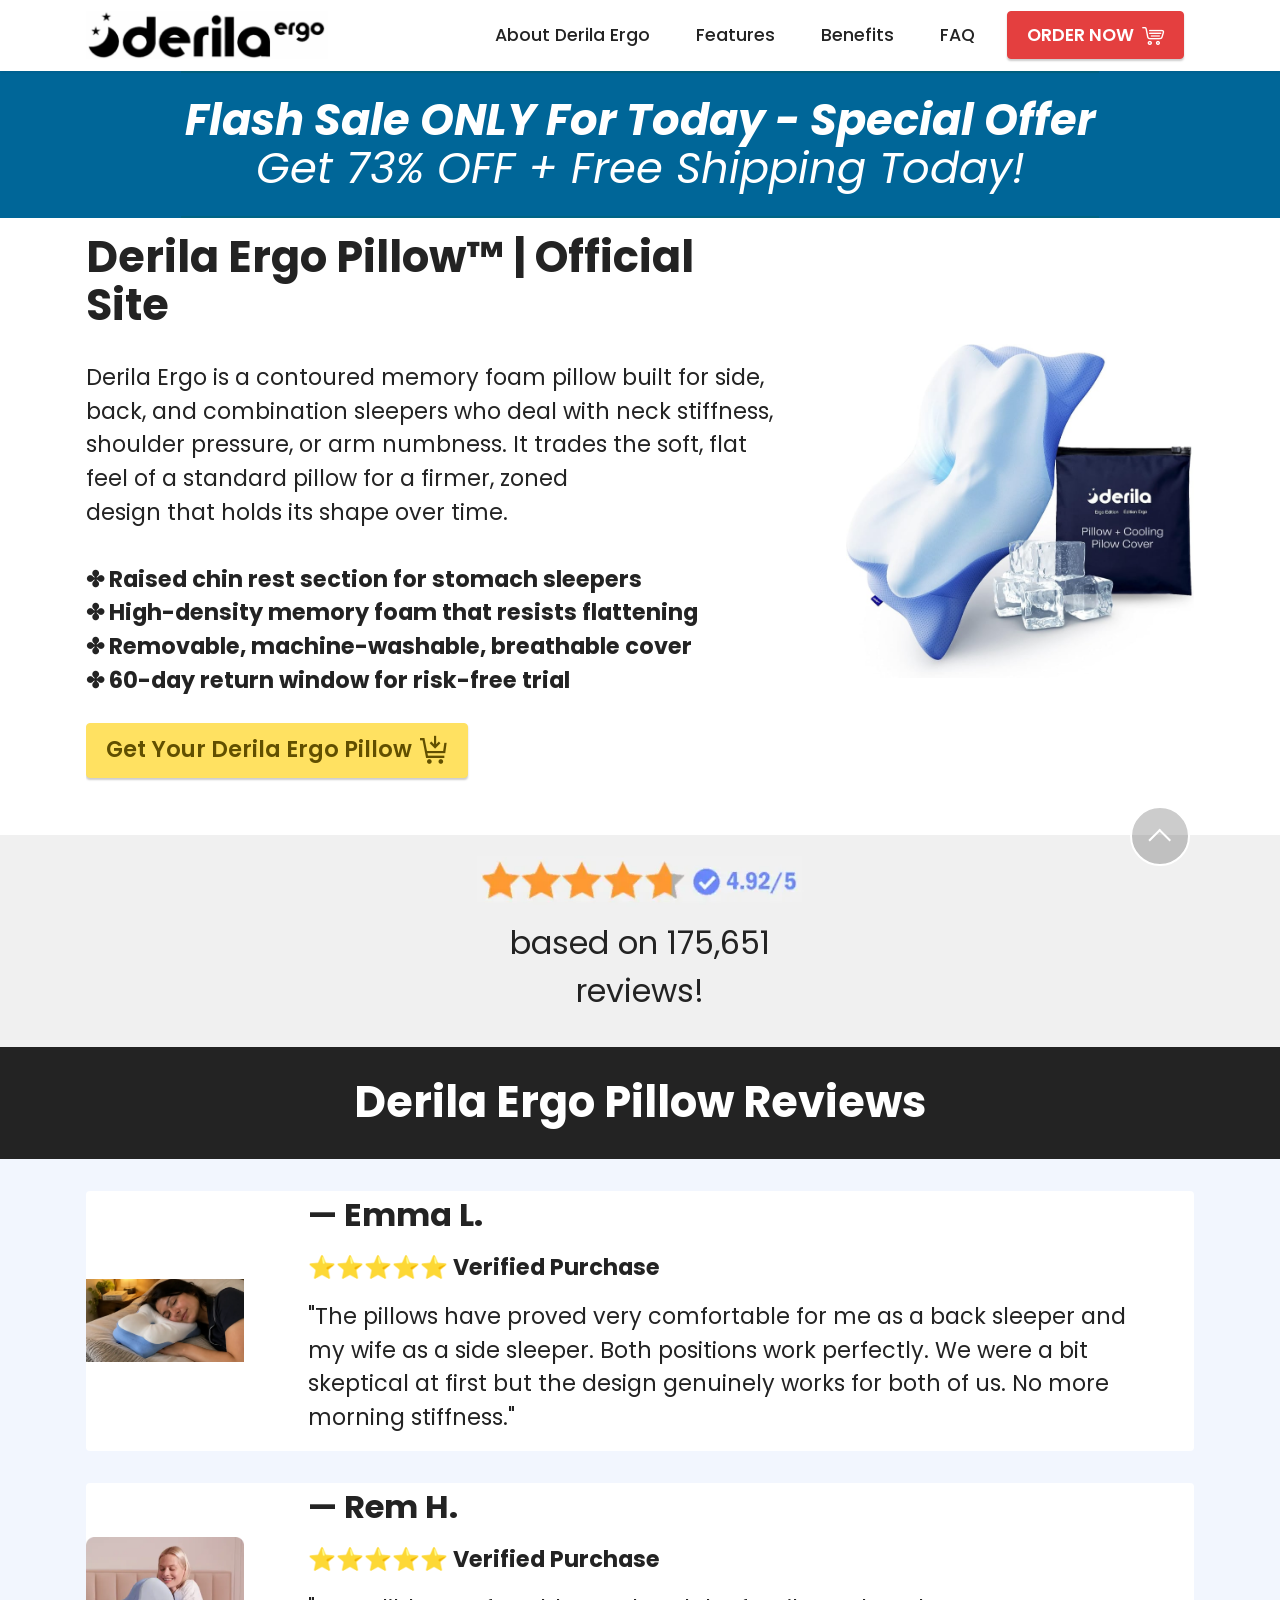
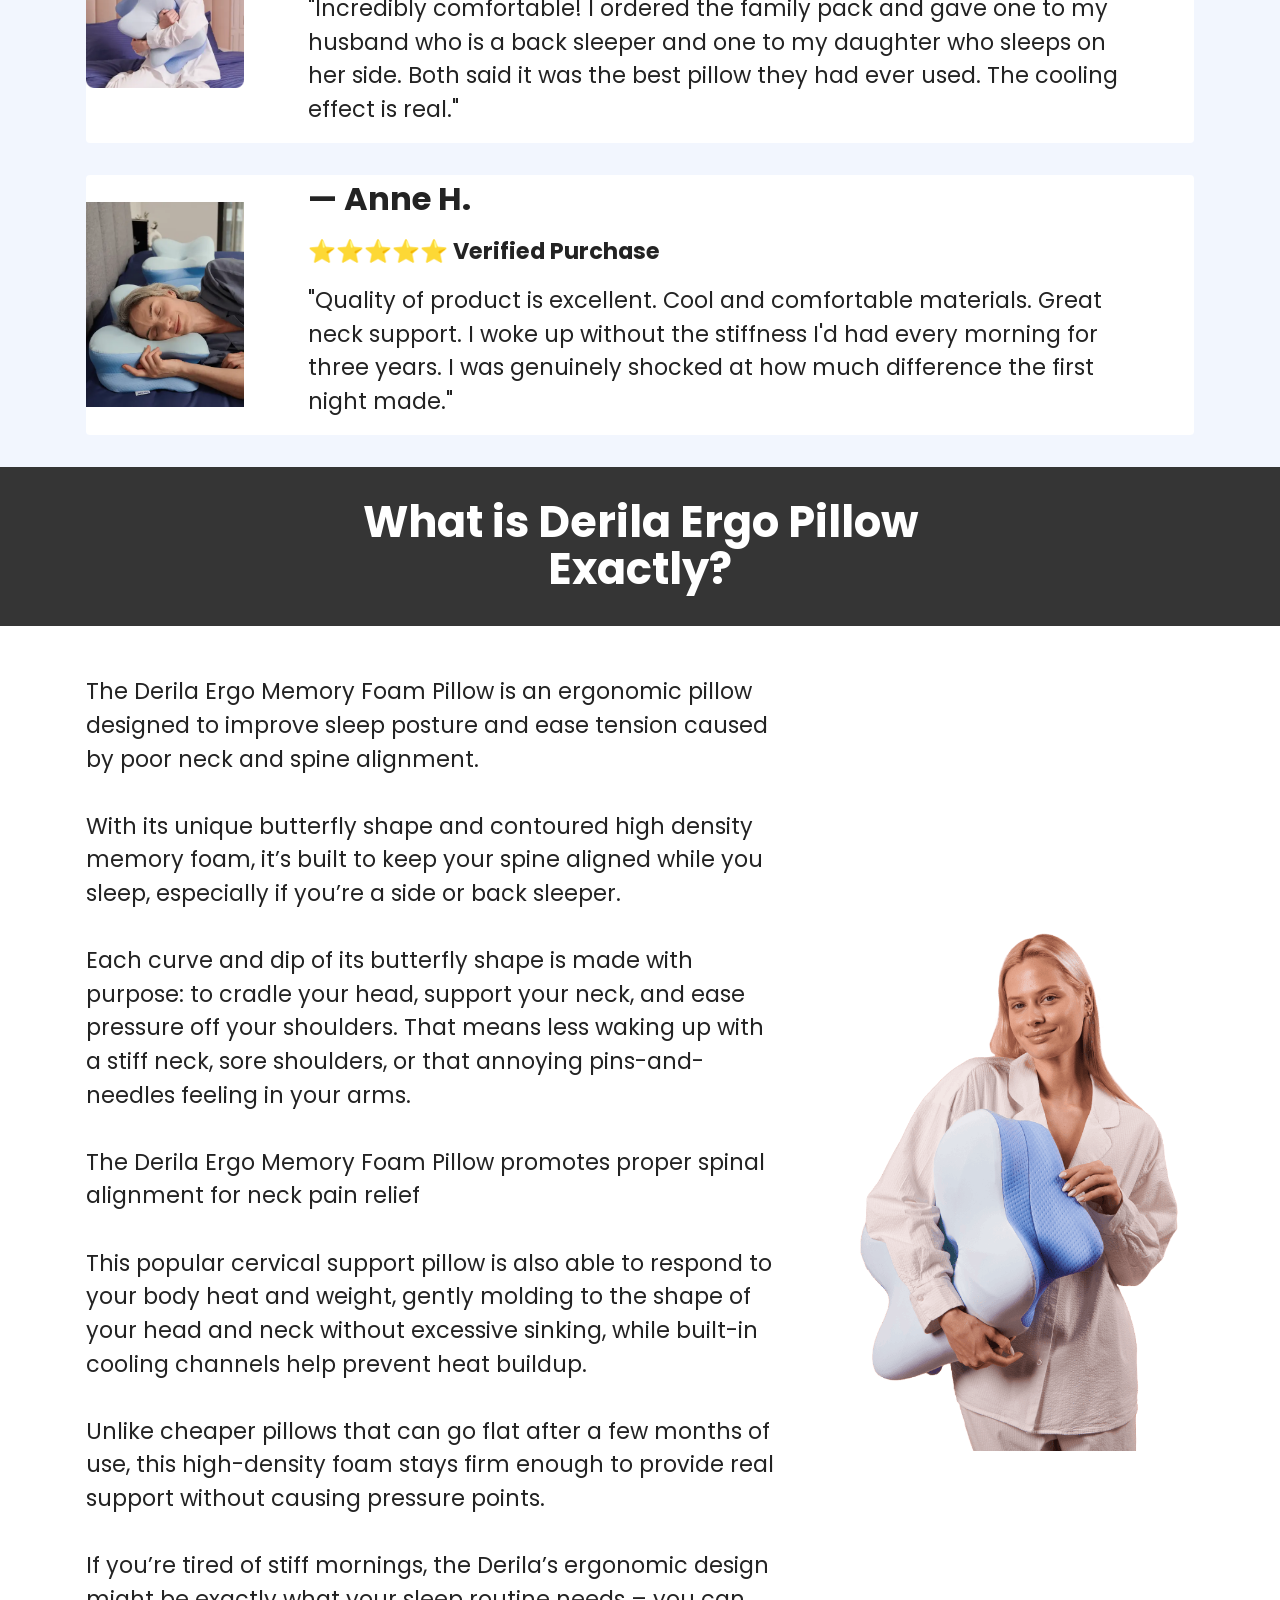
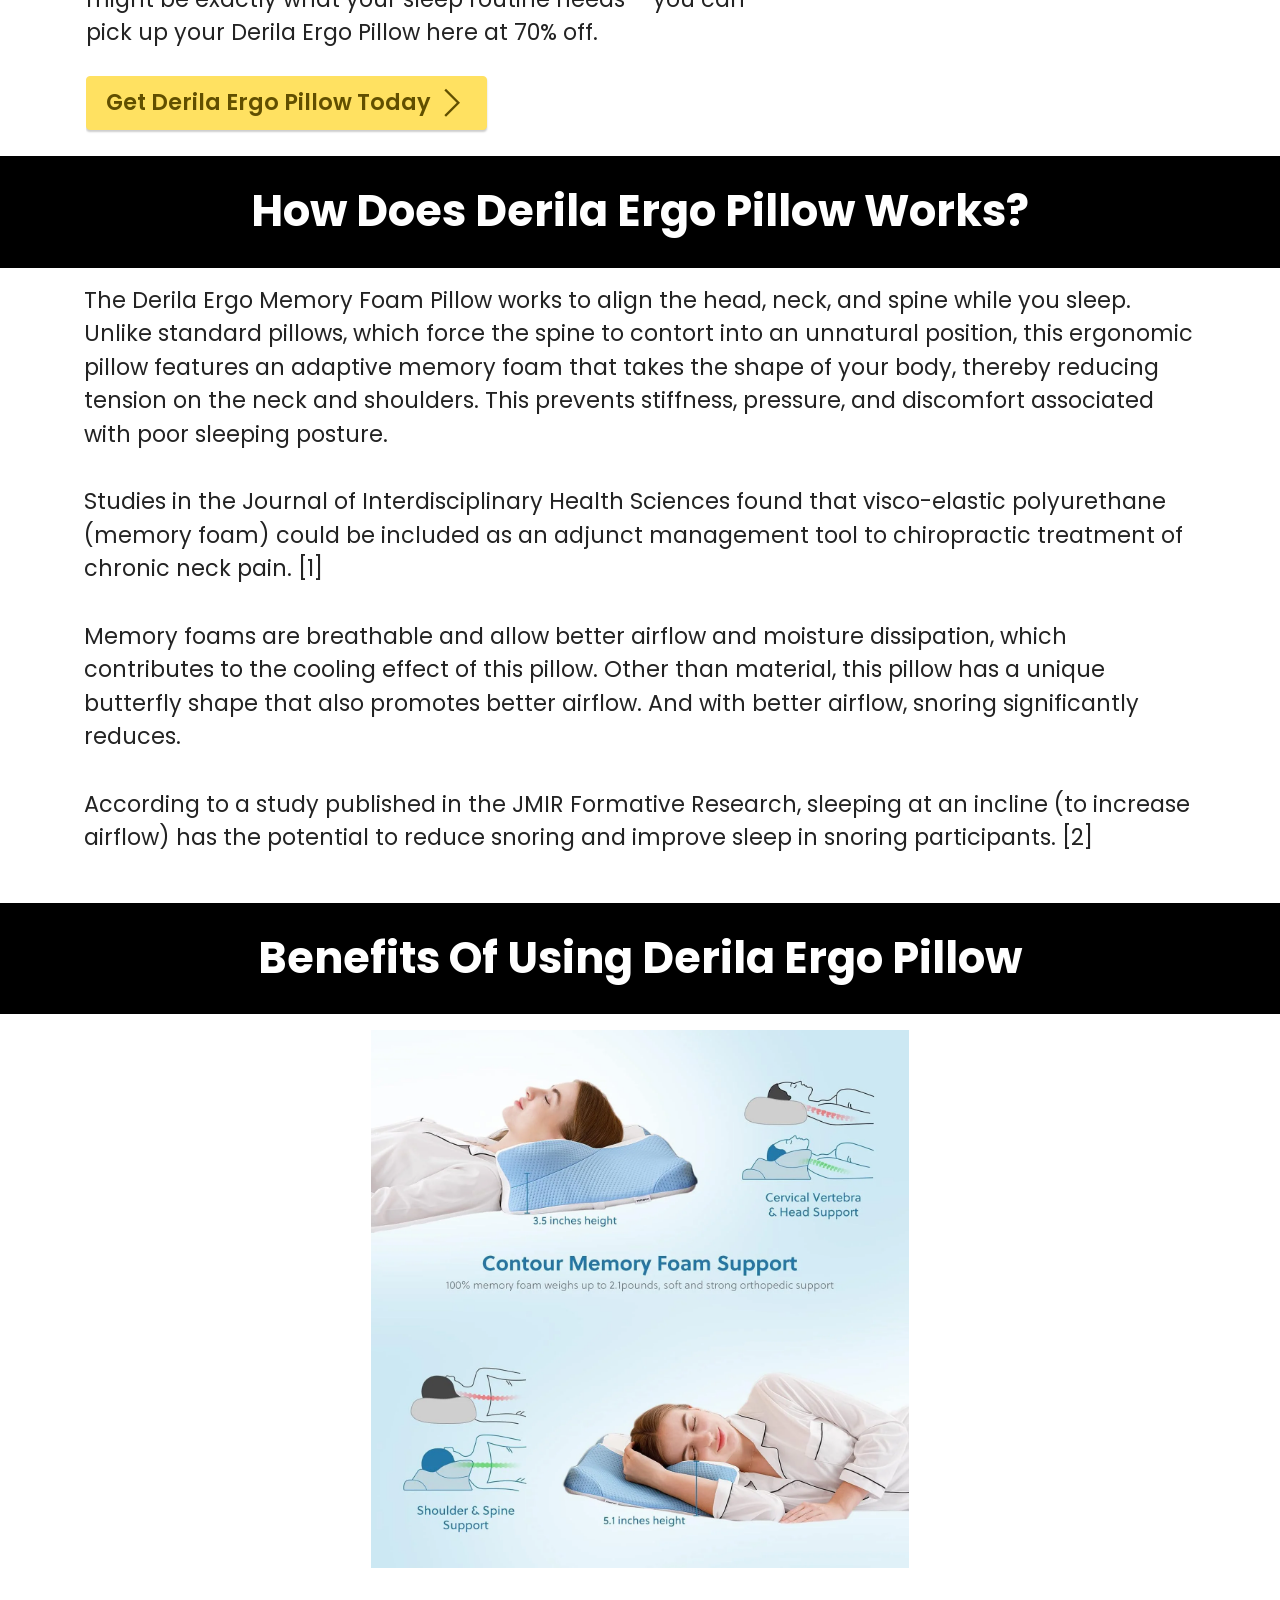
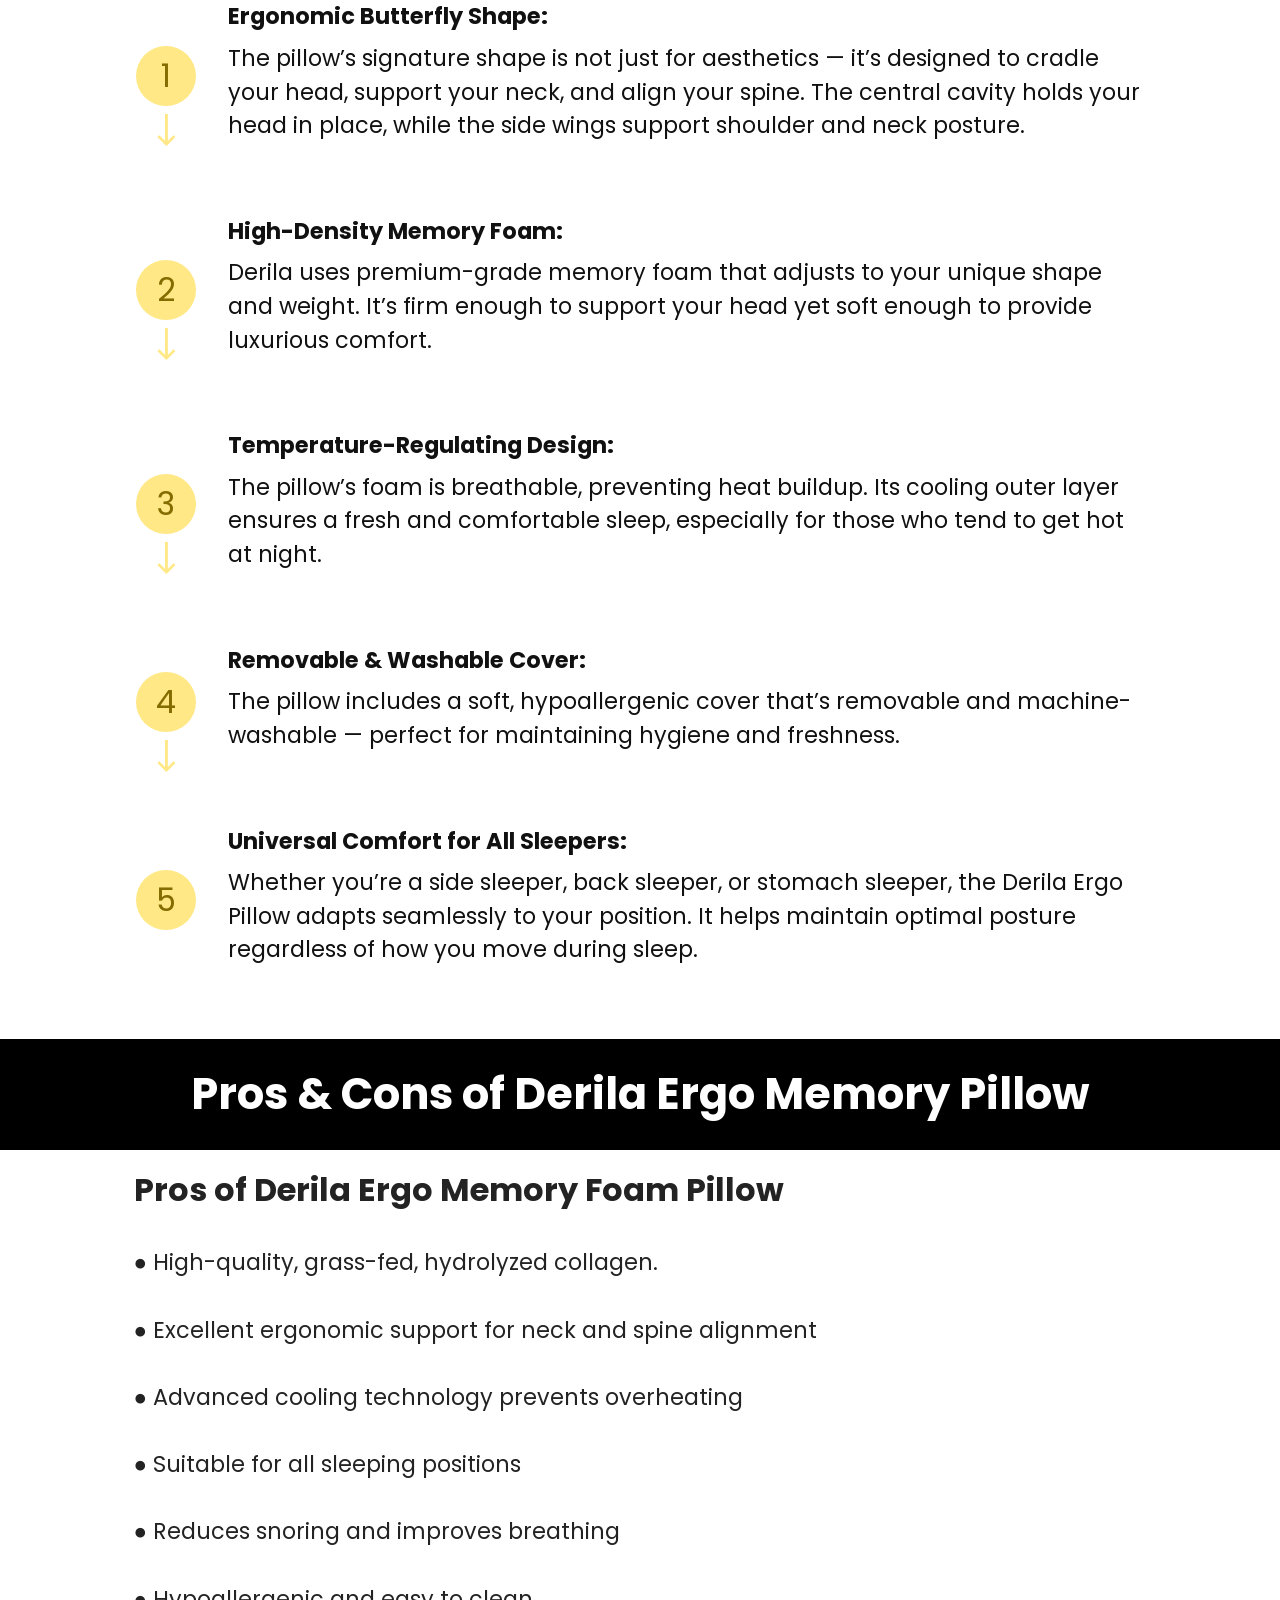
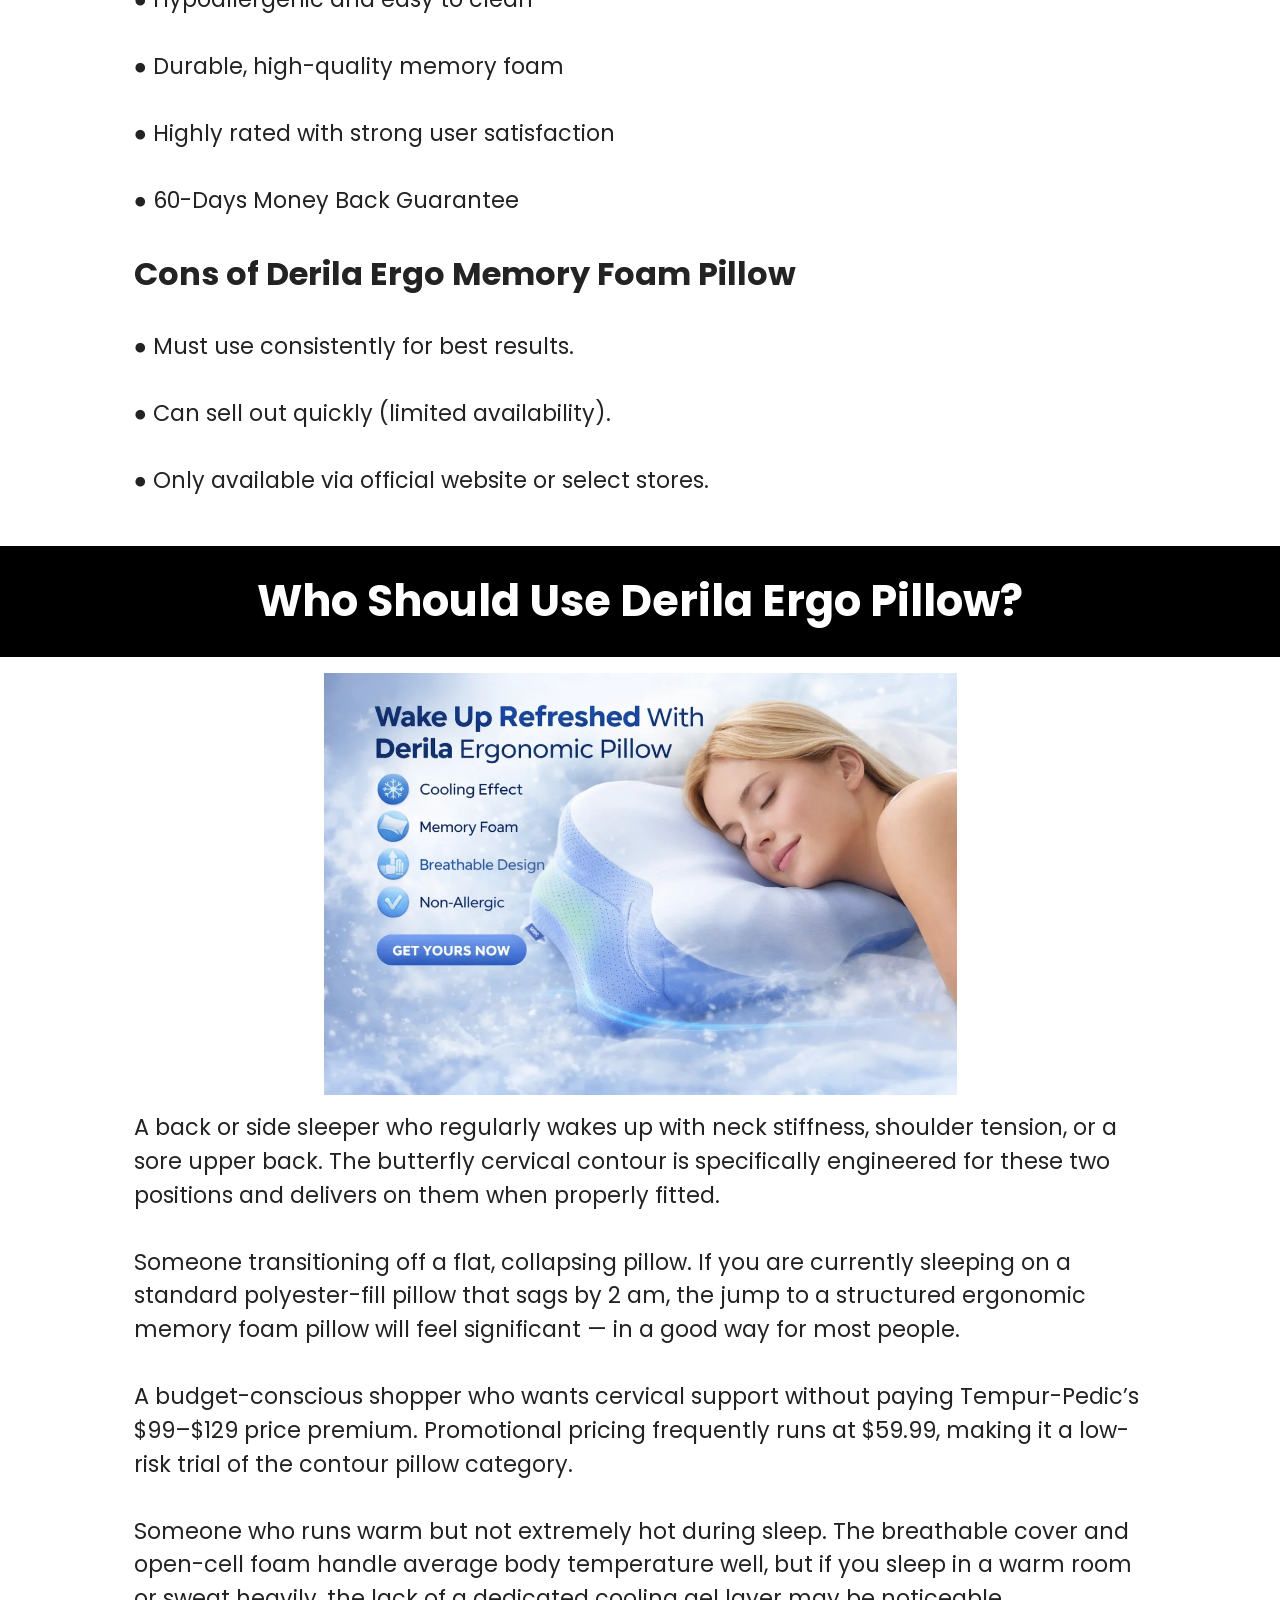
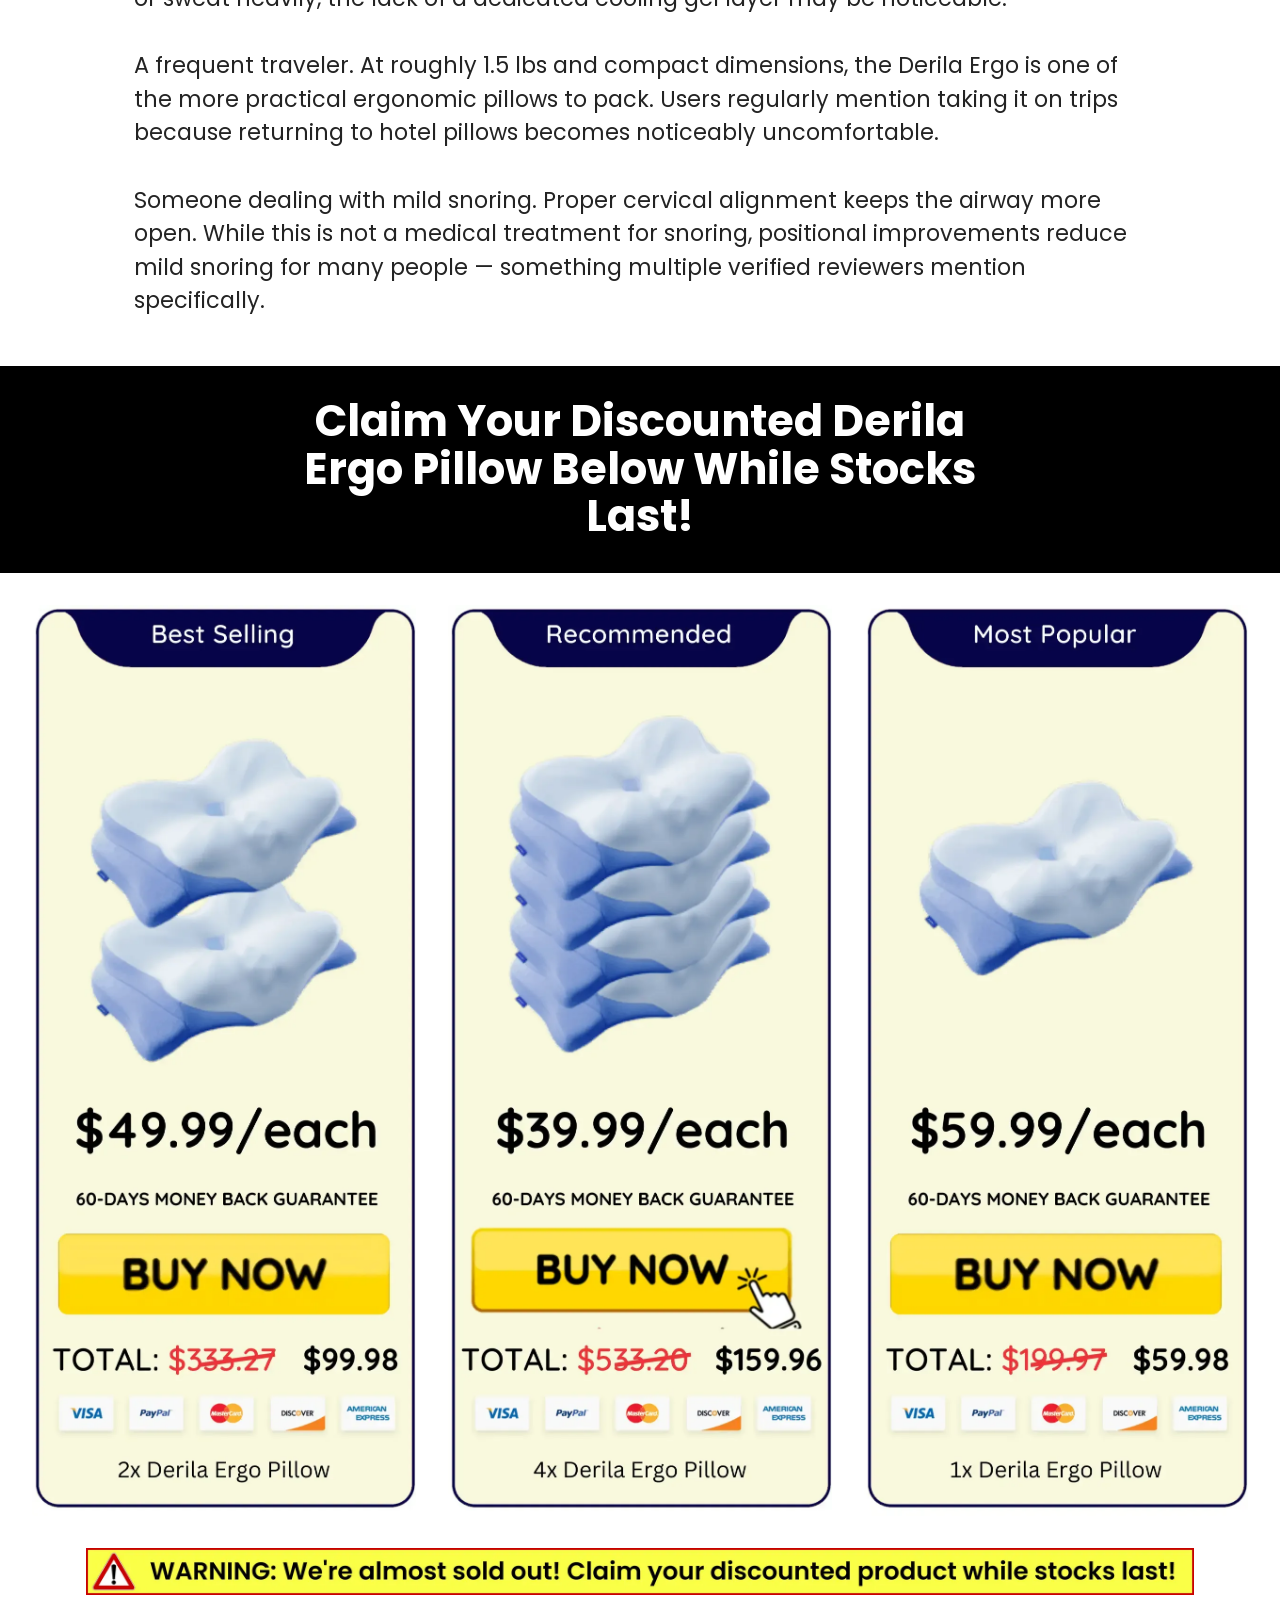
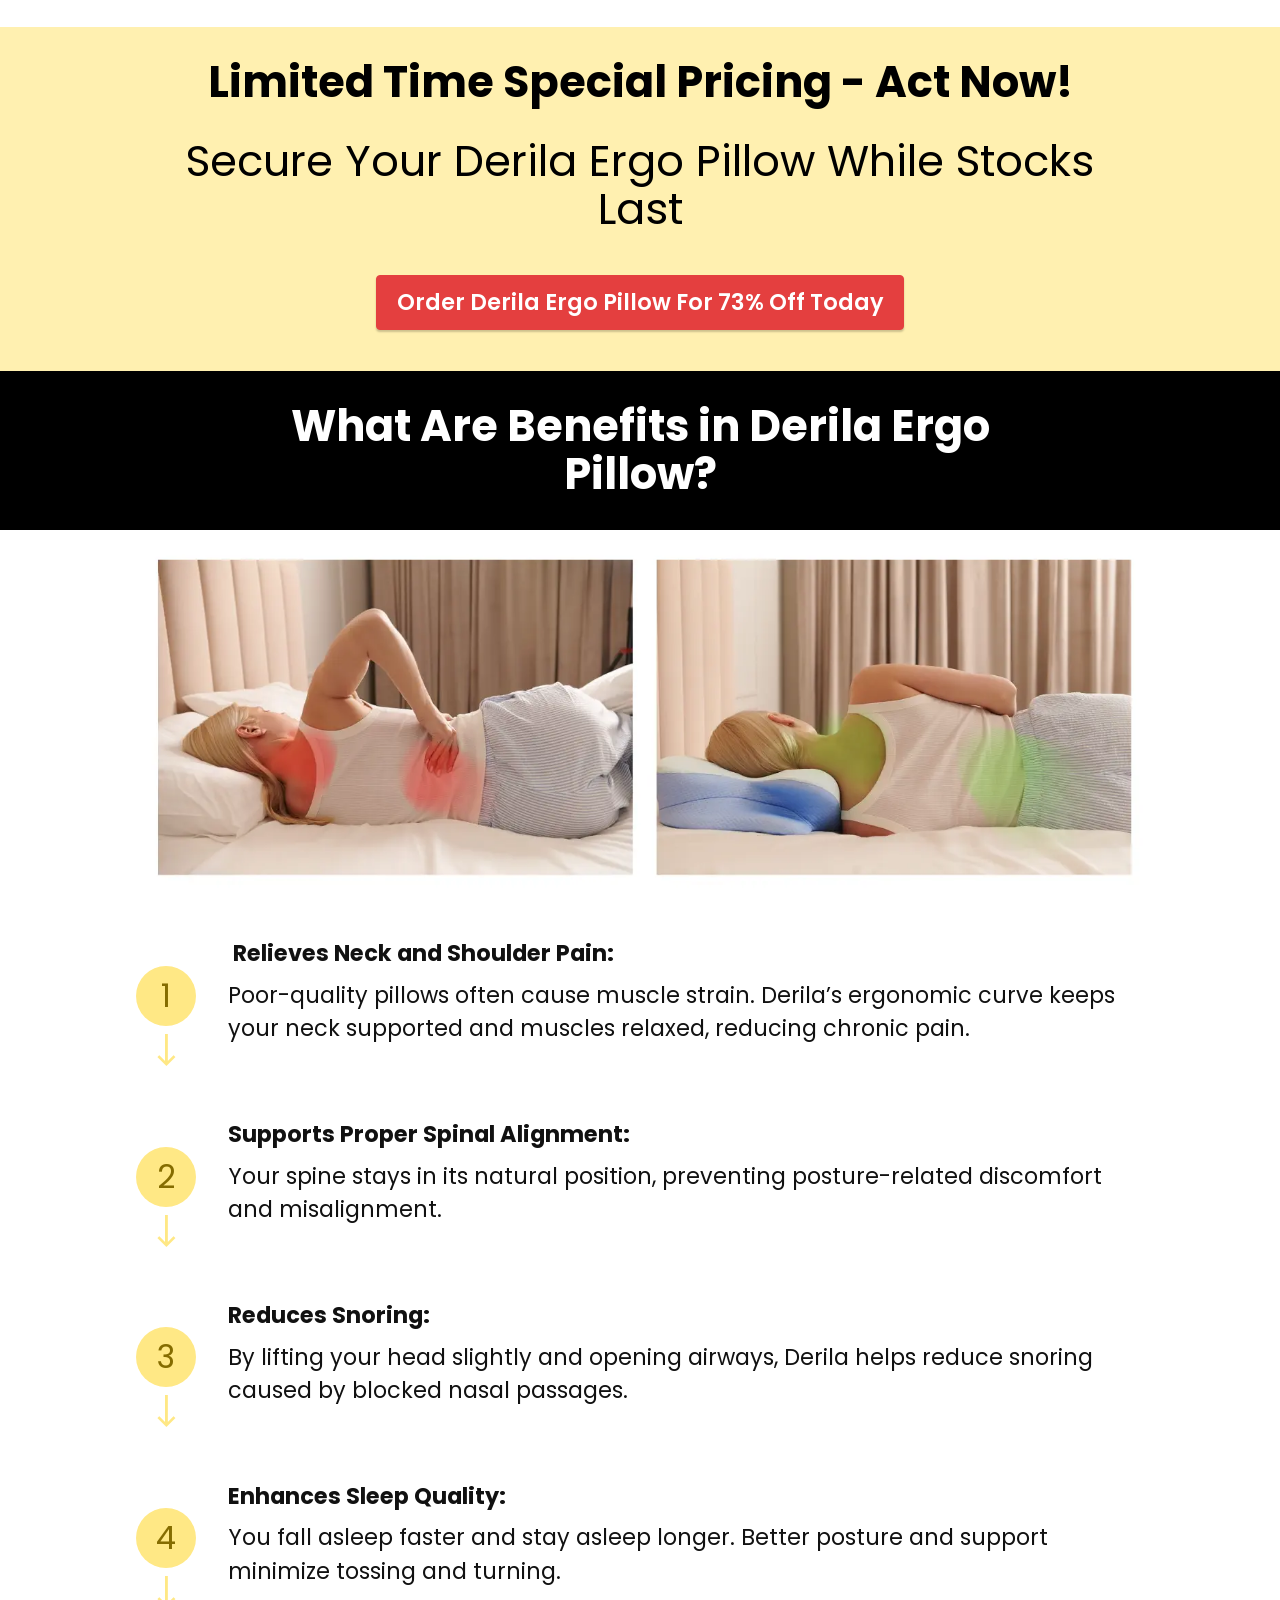
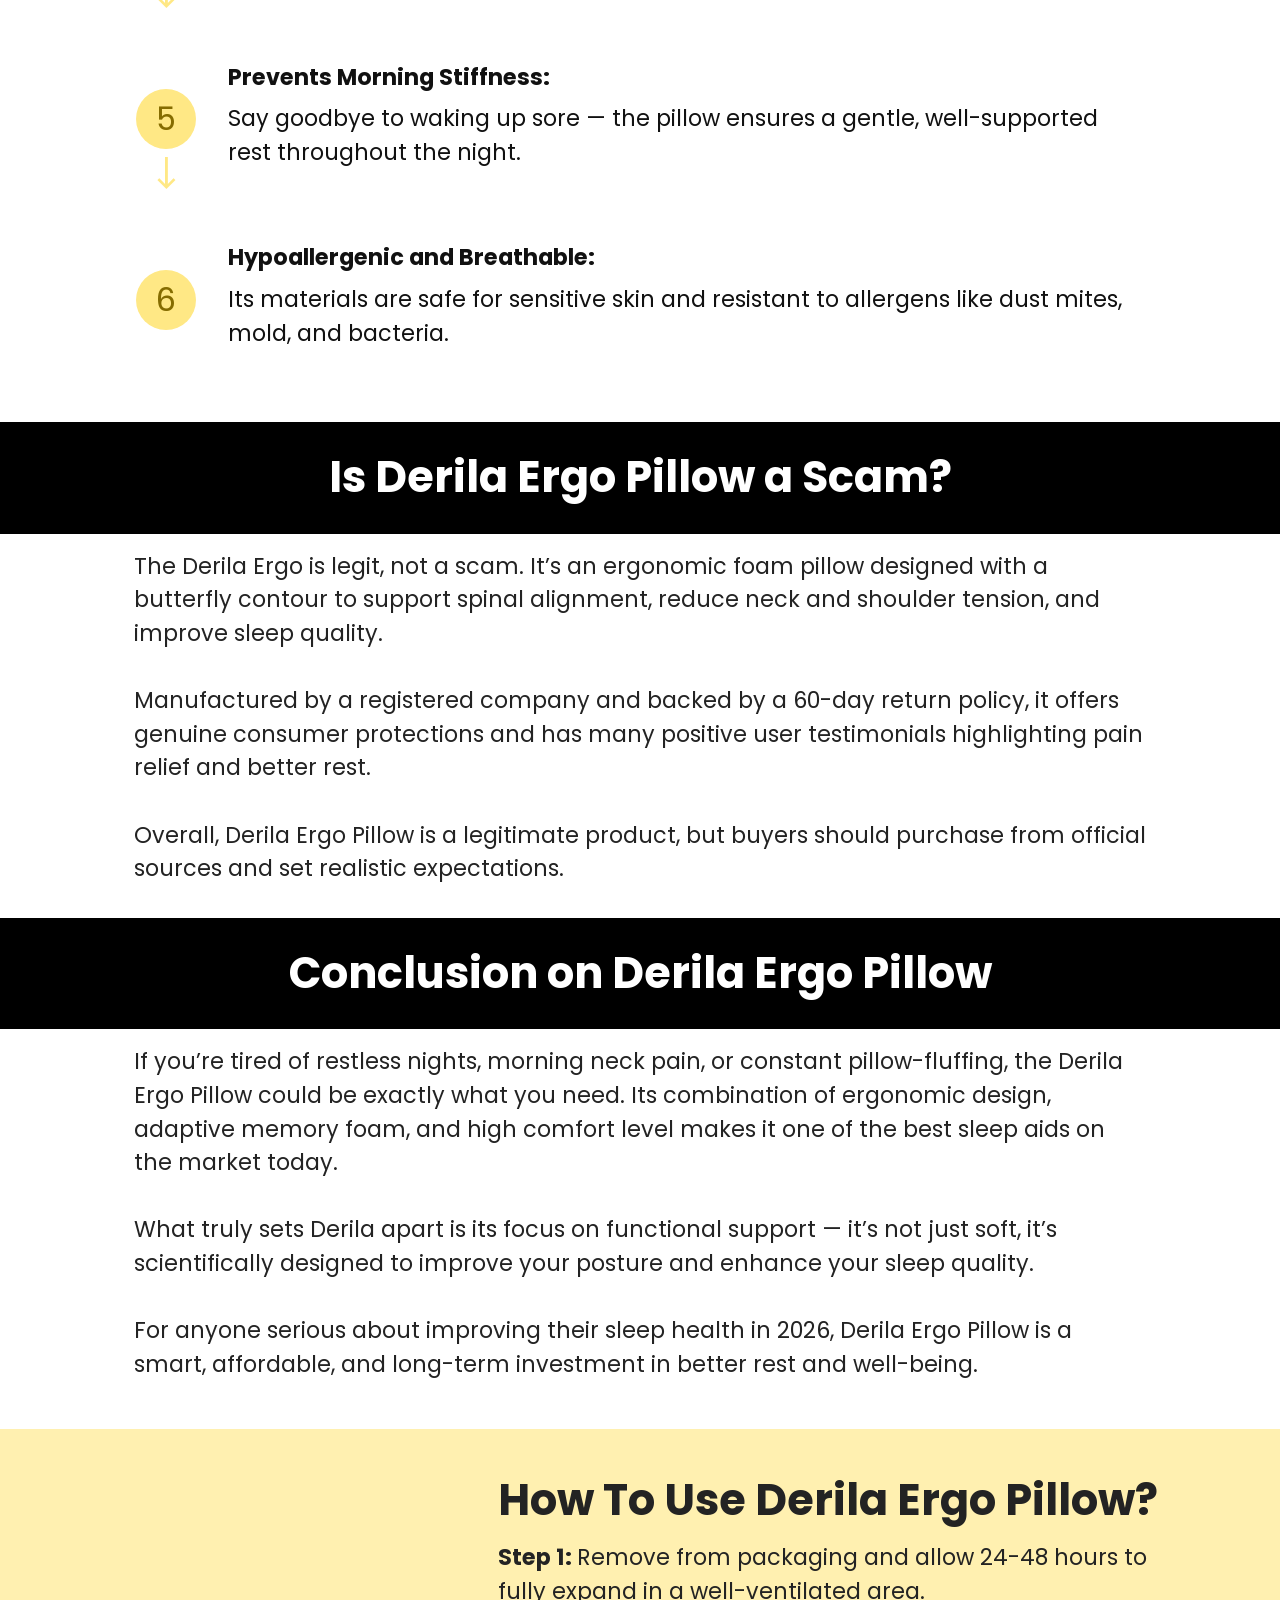
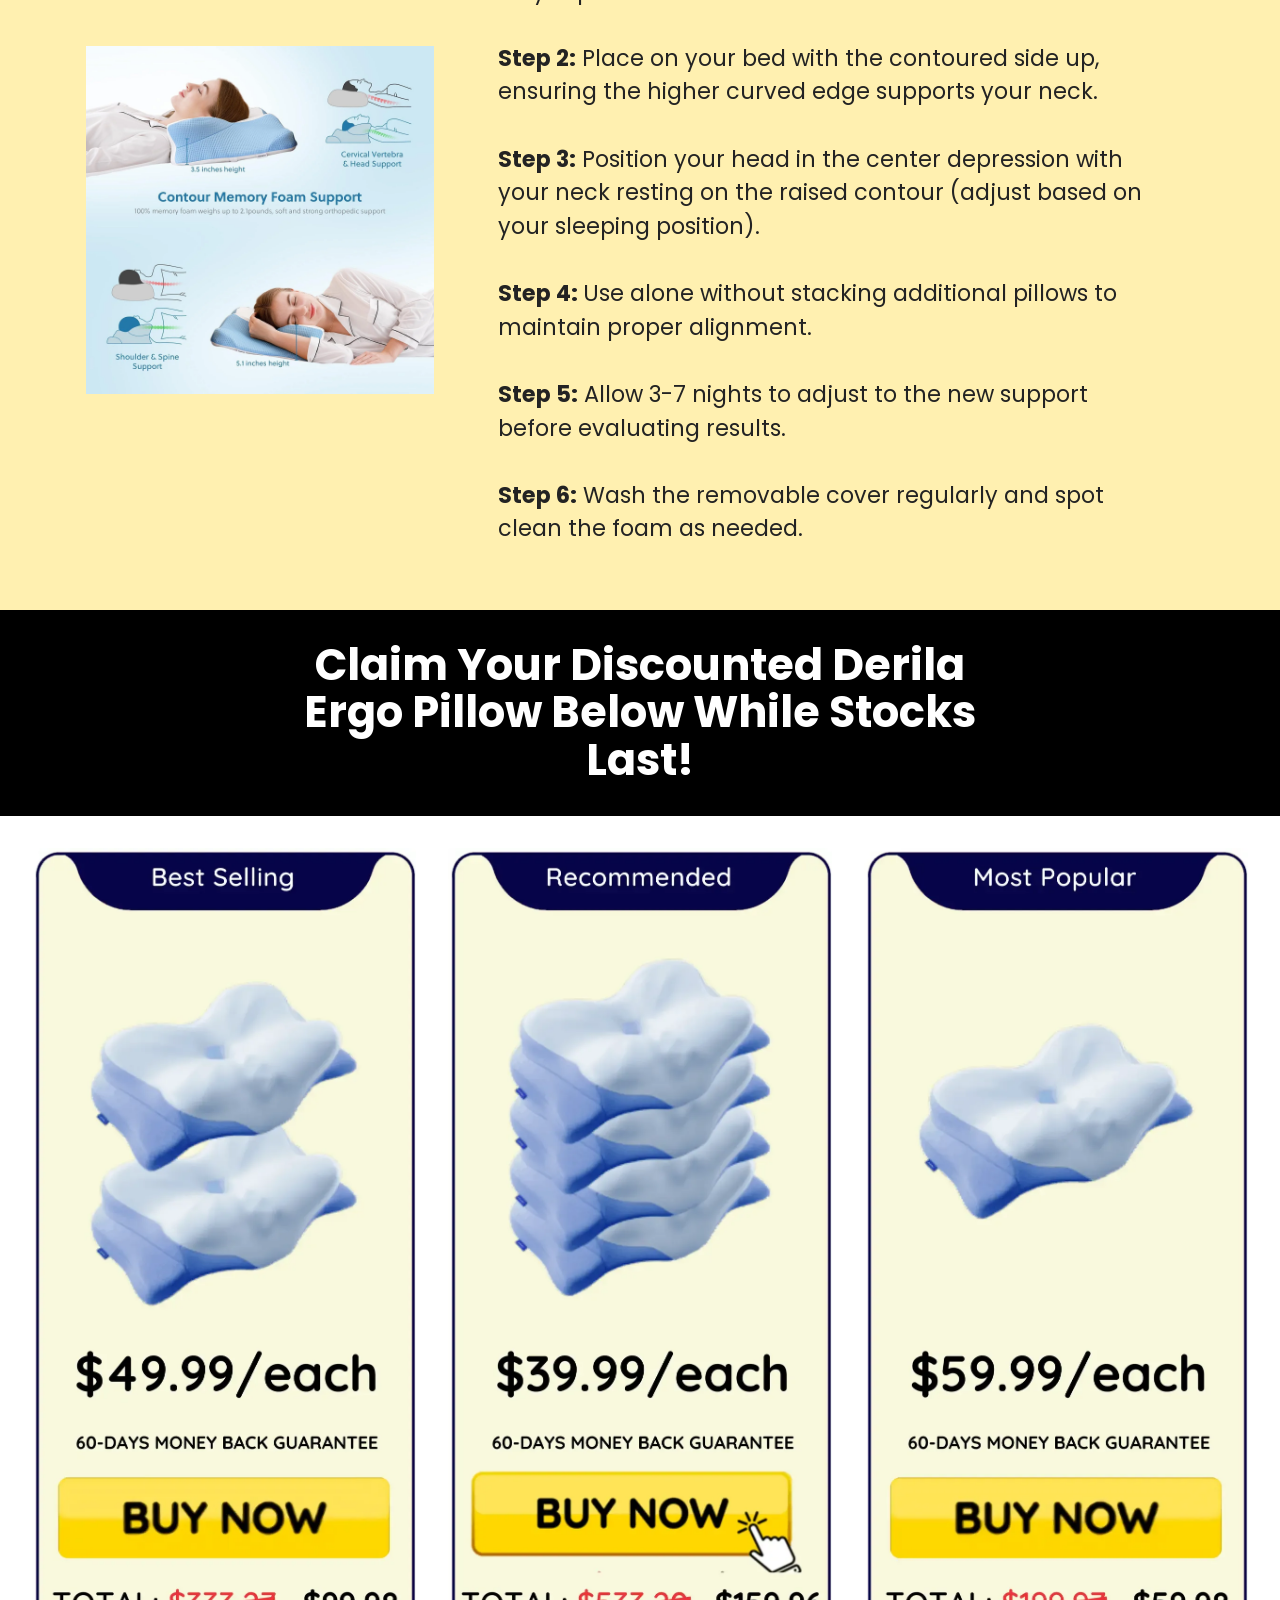
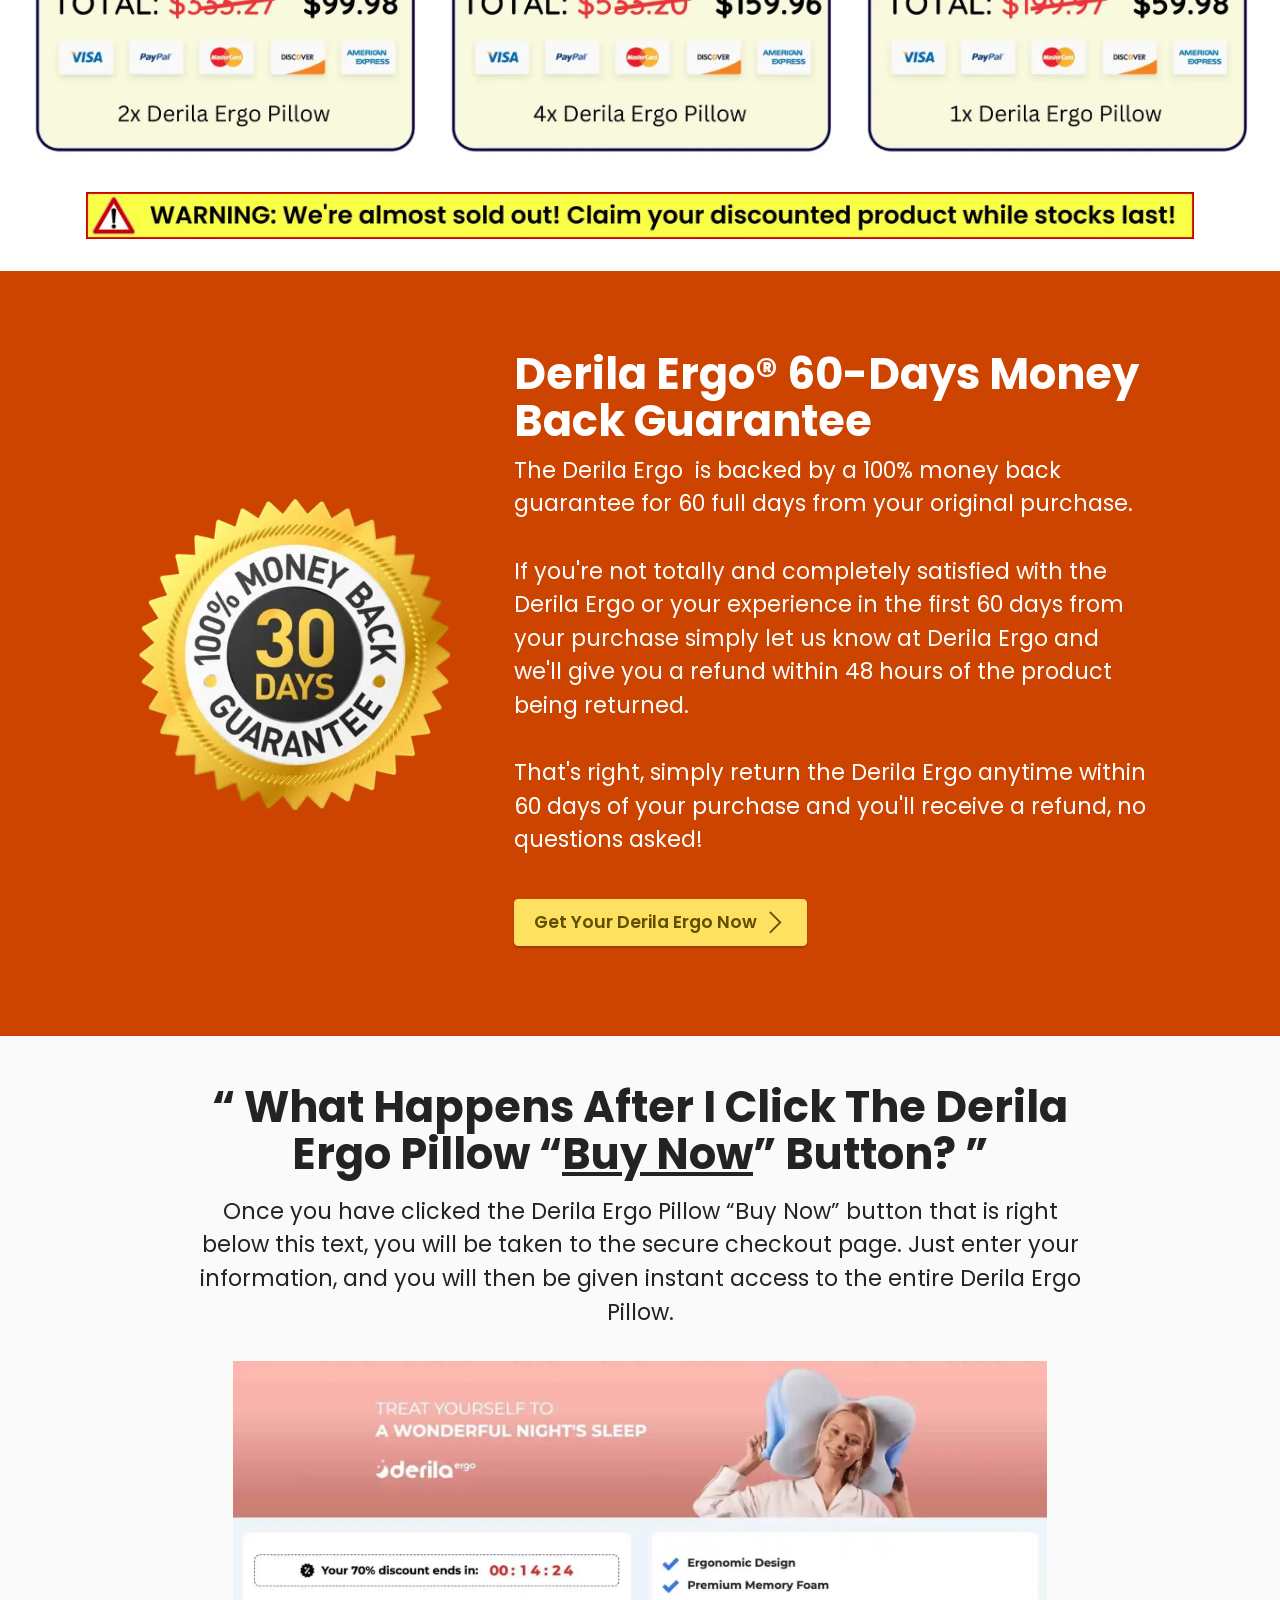
<file: index.html>
<!DOCTYPE html>
<html  >
<head>
  <!-- Site made with Mobirise Website Builder v6.1.12, https://mobirise.com -->
  <meta charset="UTF-8">
  <meta http-equiv="X-UA-Compatible" content="IE=edge">
  <meta name="generator" content="Mobirise v6.1.12, mobirise.com">
  <meta name="twitter:card" content="summary_large_image"/>
  <meta name="twitter:image:src" content="assets/images/index-meta.jpg">
  <meta property="og:image" content="assets/images/index-meta.jpg">
  <meta name="twitter:title" content="Derila Ergo Pillow® | Official Site">
  <meta name="viewport" content="width=device-width, initial-scale=1, minimum-scale=1">
  <link rel="shortcut icon" href="assets/images/f2f20e21-e701-47e3-889f-cf9dd34ab076-128x128.png" type="image/x-icon">
  <meta name="description" content="The Derila Ergo memory foam pillow uses butterfly ergonomic contouring to align your cervical spine, relieve neck pain, and help you …">
  
  
  <title>Derila Ergo Pillow® | Official Site</title>
  <link rel="stylesheet" href="assets/web/assets/mobirise-icons2/mobirise2.css">
  <link rel="stylesheet" href="assets/web/assets/mobirise-icons-bold/mobirise-icons-bold.css">
  <link rel="stylesheet" href="assets/web/assets/mobirise-icons/mobirise-icons.css">
  <link rel="stylesheet" href="assets/bootstrap/css/bootstrap.min.css">
  <link rel="stylesheet" href="assets/animatecss/animate.css">
  <link rel="stylesheet" href="assets/dropdown/css/style.css">
  <link rel="stylesheet" href="assets/socicon/css/styles.css">
  <link rel="stylesheet" href="assets/theme/css/style.css">
  <link rel="preload" href="https://fonts.googleapis.com/css?family=Poppins:100,100i,200,200i,300,300i,400,400i,500,500i,600,600i,700,700i,800,800i,900,900i&display=swap" as="style" onload="this.onload=null;this.rel='stylesheet'">
  <noscript><link rel="stylesheet" href="https://fonts.googleapis.com/css?family=Poppins:100,100i,200,200i,300,300i,400,400i,500,500i,600,600i,700,700i,800,800i,900,900i&display=swap"></noscript>
  <link rel="preload" as="style" href="assets/mobirise/css/mbr-additional.css?v=tjGw7a"><link rel="stylesheet" href="assets/mobirise/css/mbr-additional.css?v=tjGw7a" type="text/css">

  
  
  
</head>
<body>
  
  <section data-bs-version="5.1" class="menu menu2 cid-tuC40mmOYC" once="menu" id="menu2-0">
    
    <nav class="navbar navbar-dropdown navbar-expand-lg">
        <div class="container">
            <div class="navbar-brand">
                <span class="navbar-logo">
                    <a href="https://www.smloudtrack.com/4K61JQXM6/9S3G7KR/?source_id=us-drachen">
                        <img src="assets/images/dc3d59095db5e658298612d33085-572x321.png" alt="Mobirise Website Builder" style="height: 3rem;">
                    </a>
                </span>
                
            </div>
            <button class="navbar-toggler" type="button" data-toggle="collapse" data-bs-toggle="collapse" data-target="#navbarSupportedContent" data-bs-target="#navbarSupportedContent" aria-controls="navbarNavAltMarkup" aria-expanded="false" aria-label="Toggle navigation">
                <div class="hamburger">
                    <span></span>
                    <span></span>
                    <span></span>
                    <span></span>
                </div>
            </button>
            <div class="collapse navbar-collapse" id="navbarSupportedContent">
                <ul class="navbar-nav nav-dropdown" data-app-modern-menu="true"><li class="nav-item"><a class="nav-link link text-black display-4" href="index.html#info1-7">
                            About Derila Ergo</a></li>
                    <li class="nav-item"><a class="nav-link link text-black display-4" href="index.html#info1-c">Features</a></li>
                    <li class="nav-item"><a class="nav-link link text-black display-4" href="index.html#info1-q">Benefits</a>
                    </li><li class="nav-item"><a class="nav-link link text-black display-4" href="index.html#info1-14">FAQ</a></li></ul>
                
                <div class="navbar-buttons mbr-section-btn"><a class="btn btn-secondary display-4" href="https://kxevku.s.gy/h4cHJc" target="_blank"><span class="mbrib-shopping-cart mbr-iconfont mbr-iconfont-btn"></span>ORDER NOW</a></div>
            </div>
        </div>
    </nav>
</section>

<section data-bs-version="5.1" class="content6 cid-uy4LnIjaWZ" id="content6-2a">
    
    <div class="container">
        <div class="row justify-content-center">
            <div class="col-md-12 col-lg-10">
                <hr class="line">
                <p class="mbr-text align-center mbr-fonts-style my-4 display-2"><em><strong>Flash Sale ONLY For Today - Special Offer
<br></strong>Get 73% OFF + Free Shipping Today!</em><br></p>
                <hr class="line">
            </div>
        </div>
    </div>
</section>

<section data-bs-version="5.1" class="features18 cid-uOPuLo8M3d" id="features19-32">

    

    
    
    <div class="container">
        <div class="row justify-content-center">
            <div class="card col-12 col-lg">
                <div class="card-wrapper">
                    <h6 class="card-title mbr-fonts-style mb-4 display-2"><strong>Derila Ergo Pillow™ | Official Site</strong></h6>
                    <p class="mbr-text mbr-fonts-style display-7">Derila Ergo is a contoured memory foam pillow built for side, back, and combination sleepers who deal with neck stiffness, shoulder pressure, or arm numbness. It trades the soft, flat feel of a standard pillow for a firmer, zoned<br>design that holds its shape over time.<br><br><strong>✤ Raised chin rest section for stomach sleepers
<br>✤ High-density memory foam that resists flattening
<br>✤ Removable, machine-washable, breathable cover<br>✤ 60-day return window for risk-free trial</strong><br></p>
                    <div class="mbr-section-btn"><a class="btn btn-warning display-7" href="https://kxevku.s.gy/h4cHJc"><span class="mobi-mbri mobi-mbri-cart-add mbr-iconfont mbr-iconfont-btn"></span>Get Your&nbsp;Derila Ergo Pillow</a></div>
                </div>
            </div>
            <div class="col-12 col-lg-4">
                <div class="image-wrapper">
                    <img src="assets/images/cooling-bundle-815x782.webp" alt="Derila-Ergo-pillow-overvieew">
                </div>
            </div>
        </div>
    </div>
</section>

<section data-bs-version="5.1" class="image3 cid-tuCc3FF7ab" id="image3-4">
    

    
    

    <div class="container">
        <div class="row justify-content-center">
            <div class="col-12 col-lg-4">
                <div class="image-wrapper">
                    <img src="assets/images/screenshot-2024-07-04-202443-546x94.webp" alt="Derila Ergo Pillow-rating">
                    <p class="mbr-description mbr-fonts-style mt-2 align-center display-5">
                        based on 175,651 reviews!</p>
                </div>
            </div>
        </div>
    </div>
</section>

<section data-bs-version="5.1" class="info1 cid-tXlWRFYl4I" id="info1-1t">
    

    
    
    <div class="align-center container">
        <div class="row justify-content-center">
            <div class="col-12 col-lg-8">
                <h3 class="mbr-section-title mb-4 mbr-fonts-style display-2"><strong>Derila Ergo Pillow Reviews</strong></h3>
                
                
            </div>
        </div>
    </div>
</section>

<section data-bs-version="5.1" class="team2 cid-tXlWVh4VZe" xmlns="http://www.w3.org/1999/html" id="team2-1u">
    

    
    
    <div class="container">
        <div class="card">
            <div class="card-wrapper">
                <div class="row align-items-center">
                    <div class="col-12 col-md-2">
                        <div class="image-wrapper">
                            <img src="assets/images/image-in-use-1-1536x803.webp" alt="Derila-Ergo-review-1">
                        </div>
                    </div>
                    <div class="col-12 col-md">
                        <div class="card-box">
                            <h5 class="card-title mbr-fonts-style m-0 mb-3 display-5"><strong>— Emma L.</strong></h5>
                            <h6 class="card-subtitle mbr-fonts-style mb-3 display-7"><strong>⭐⭐⭐⭐⭐ Verified Purchase</strong></h6>
                            <p class="mbr-text mbr-fonts-style display-7">"The pillows have proved very comfortable for me as a back sleeper and my wife as a side sleeper. Both positions work perfectly. We were a bit skeptical at first but the design genuinely works for both of us. No more morning stiffness."<br></p>
                            
                        </div>
                    </div>
                </div>
            </div>
        </div>
        <div class="card">
            <div class="card-wrapper">
                <div class="row align-items-center">
                    <div class="col-12 col-md-2">
                        <div class="image-wrapper">
                            <img src="assets/images/hug-pillow.webp" alt="Derila-Ergo-review-2">
                        </div>
                    </div>
                    <div class="col-12 col-md">
                        <div class="card-box">
                            <h5 class="card-title mbr-fonts-style m-0 mb-3 display-5"><strong>— Rem H.</strong></h5>
                            <h6 class="card-subtitle mbr-fonts-style mb-3 display-7"><strong>⭐⭐⭐⭐⭐ Verified Purchase</strong></h6>
                            <p class="mbr-text mbr-fonts-style display-7">"Incredibly comfortable! I ordered the family pack and gave one to my husband who is a back sleeper and one to my daughter who sleeps on her side. Both said it was the best pillow they had ever used. The cooling effect is real."<br></p>
                            
                        </div>
                    </div>
                </div>
            </div>
        </div>
        <div class="card">
            <div class="card-wrapper">
                <div class="row align-items-center">
                    <div class="col-12 col-md-2">
                        <div class="image-wrapper">
                            <img src="assets/images/results-sleep.webp" alt="Derila-Ergo-review-3">
                        </div>
                    </div>
                    <div class="col-12 col-md">
                        <div class="card-box">
                            <h5 class="card-title mbr-fonts-style m-0 mb-3 display-5"><strong>— Anne H.</strong></h5>
                            <h6 class="card-subtitle mbr-fonts-style mb-3 display-7"><strong>⭐⭐⭐⭐⭐ Verified Purchase</strong></h6>
                            <p class="mbr-text mbr-fonts-style display-7">"Quality of product is excellent. Cool and comfortable materials. Great neck support. I woke up without the stiffness I'd had every morning for three years. I was genuinely shocked at how much difference the first night made."<br></p>
                            
                        </div>
                    </div>
                </div>
            </div>
        </div>
    </div>
</section>

<section data-bs-version="5.1" class="info1 cid-tuCg8wtQiJ" id="info1-7">
    

    
    
    <div class="align-center container">
        <div class="row justify-content-center">
            <div class="col-12 col-lg-8">
                <h3 class="mbr-section-title mb-4 mbr-fonts-style display-2"><strong>What is Derila Ergo Pillow Exactly?</strong></h3>
                
                
            </div>
        </div>
    </div>
</section>

<section data-bs-version="5.1" class="features18 cid-urbRHC6PPh" id="features19-29">

    

    
    
    <div class="container">
        <div class="row justify-content-center">
            <div class="card col-12 col-lg">
                <div class="card-wrapper">
                    
                    <p class="mbr-text mbr-fonts-style display-7"><br>The Derila Ergo Memory Foam Pillow is an ergonomic pillow designed to improve sleep posture and ease tension caused by poor neck and spine alignment.
<br>
<br>With its unique butterfly shape and contoured high density memory foam, it’s built to keep your spine aligned while you sleep, especially if you’re a side or back sleeper.
<br>
<br>Each curve and dip of its butterfly shape is made with purpose: to cradle your head, support your neck, and ease pressure off your shoulders. That means less waking up with a stiff neck, sore shoulders, or that annoying pins-and-needles feeling in your arms.
<br>
<br>The Derila Ergo Memory Foam Pillow promotes proper spinal alignment for neck pain relief<br>
<br>This popular cervical support pillow is also able to respond to your body heat and weight, gently molding to the shape of your head and neck without excessive sinking, while built-in cooling channels help prevent heat buildup.
<br>
<br>Unlike cheaper pillows that can go flat after a few months of use, this high-density foam stays firm enough to provide real support without causing pressure points.
<br>
<br>If you’re tired of stiff mornings, the Derila’s ergonomic design might be exactly what your sleep routine needs – you can pick up your Derila Ergo Pillow here at 70% off.<br></p>
                    <div class="mbr-section-btn"><a class="btn btn-warning display-7" href="https://kxevku.s.gy/h4cHJc"><span class="mobi-mbri mobi-mbri-arrow-next mbr-iconfont mbr-iconfont-btn"></span>Get Derila Ergo Pillow Today</a></div>
                </div>
            </div>
            <div class="col-12 col-lg-4">
                <div class="image-wrapper">
                    <img src="assets/images/hero-576x860.webp" alt="what-is-Derila Ergo pillow">
                </div>
            </div>
        </div>
    </div>
</section>

<section data-bs-version="5.1" class="info1 cid-tuChEAIpRc" id="info1-a">
    

    
    
    <div class="align-center container-fluid">
        <div class="row justify-content-center">
            <div class="col-12 col-lg-8">
                <h3 class="mbr-section-title mb-4 mbr-fonts-style display-2"><strong>How Does Derila Ergo Pillow Works?</strong></h3>
                
                
            </div>
        </div>
    </div>
</section>

<section data-bs-version="5.1" class="content5 cid-tuChTgCHQh" id="content5-b">
    
    <div class="container-fluid">
        <div class="row justify-content-center">
            <div class="col-md-12 col-lg-11">
                
                
                <p class="mbr-text mbr-fonts-style display-7">The Derila Ergo Memory Foam Pillow works to align the head, neck, and spine while you sleep. Unlike standard pillows, which force the spine to contort into an unnatural position, this ergonomic pillow features an adaptive memory foam that takes the shape of your body, thereby reducing tension on the neck and shoulders. This prevents stiffness, pressure, and discomfort associated with poor sleeping posture.
<br>
<br>Studies in the Journal of Interdisciplinary Health Sciences found that visco-elastic polyurethane (memory foam) could be included as an adjunct management tool to chiropractic treatment of chronic neck pain. [1]
<br>
<br>Memory foams are breathable and allow better airflow and moisture dissipation, which contributes to the cooling effect of this pillow. Other than material, this pillow has a unique butterfly shape that also promotes better airflow. And with better airflow, snoring significantly reduces.
<br>
<br>According to a study published in the JMIR Formative Research, sleeping at an incline (to increase airflow) has the potential to reduce snoring and improve sleep in snoring participants. [2]<br></p>
            </div>
        </div>
    </div>
</section>

<section data-bs-version="5.1" class="info1 cid-tuCicrrlfM" id="info1-c">
    

    
    
    <div class="align-center container-fluid">
        <div class="row justify-content-center">
            <div class="col-12 col-lg-8">
                <h3 class="mbr-section-title mb-4 mbr-fonts-style display-2"><strong>Benefits Of Using Derila Ergo Pillow</strong></h3>
                
                
            </div>
        </div>
    </div>
</section>

<section data-bs-version="5.1" class="image3 cid-uy5ggFQE6O" id="image3-2f">
    

    
    

    <div class="container">
        <div class="row justify-content-center">
            <div class="col-12 col-lg-6">
                <div class="image-wrapper">
                    <img src="assets/images/71rdkndlvfl.webp" alt="fEATURE-of-Derila-Ergo-pillow">
                    
                </div>
            </div>
        </div>
    </div>
</section>

<section data-bs-version="5.1" class="features19 cid-tuCijVFmr1" id="features20-d">

    

    
    
    <div class="container-fluid">
        <div class="row justify-content-center">
            
            <div class="col-12 col-md-10">
                <div class="item mbr-flex">
                    <div class="icon-box">
                        <span class="step-number mbr-fonts-style display-5">1</span>
                    </div>
                    <div class="text-box">
                        <h4 class="icon-title card-title mbr-black mbr-fonts-style display-7"><strong>Ergonomic Butterfly Shape:</strong></h4>
                        <h5 class="icon-text mbr-black mbr-fonts-style display-7">The pillow’s signature shape is not just for aesthetics — it’s designed to cradle your head, support your neck, and align your spine. The central cavity holds your head in place, while the side wings support shoulder and neck posture.</h5>
                    </div>
                </div>
                <div class="item mbr-flex">
                    <div class="icon-box">
                        <span class="step-number mbr-fonts-style display-5">2</span>
                    </div>
                    <div class="text-box">
                        <h4 class="icon-title card-title mbr-black mbr-fonts-style display-7"><strong>High-Density Memory Foam:</strong></h4>
                        <h5 class="icon-text mbr-black mbr-fonts-style display-7">Derila uses premium-grade memory foam that adjusts to your unique shape and weight. It’s firm enough to support your head yet soft enough to provide luxurious comfort.</h5>
                    </div>
                </div>
                <div class="item mbr-flex">
                    <div class="icon-box">
                        <span class="step-number mbr-fonts-style display-5">3</span>
                    </div>
                    <div class="text-box">
                        <h4 class="icon-title card-title mbr-black mbr-fonts-style display-7"><strong>Temperature-Regulating Design:</strong></h4>
                        <h5 class="icon-text mbr-black mbr-fonts-style display-7">The pillow’s foam is breathable, preventing heat buildup. Its cooling outer layer ensures a fresh and comfortable sleep, especially for those who tend to get hot at night.</h5>
                    </div>
                </div>
                <div class="item mbr-flex">
                    <div class="icon-box">
                        <span class="step-number mbr-fonts-style display-5">4</span>
                    </div>
                    <div class="text-box">
                        <h4 class="icon-title card-title mbr-black mbr-fonts-style display-7"><strong>Removable &amp; Washable Cover:</strong></h4>
                        <h5 class="icon-text mbr-black mbr-fonts-style display-7">The pillow includes a soft, hypoallergenic cover that’s removable and machine-washable — perfect for maintaining hygiene and freshness.</h5>
                    </div>
                </div>
                <div class="item mbr-flex last">
                    <div class="icon-box">
                        <span class="step-number mbr-fonts-style display-5">5</span>
                    </div>
                    <div class="text-box">
                        <h4 class="icon-title card-title mbr-black mbr-fonts-style display-7"><strong>Universal Comfort for All Sleepers:</strong></h4>
                        <h5 class="icon-text mbr-black mbr-fonts-style display-7">Whether you’re a side sleeper, back sleeper, or stomach sleeper, the Derila Ergo Pillow adapts seamlessly to your position. It helps maintain optimal posture regardless of how you move during sleep.</h5>
                    </div>
                </div>
                
                
                
                
                
            </div>
        </div>
    </div>
</section>

<section data-bs-version="5.1" class="content4 cid-uEQfC6AMGw" id="content4-2w">
    

    
    
    <div class="container">
        <div class="row justify-content-center">
            <div class="title col-md-12 col-lg-10">
                <h3 class="mbr-section-title mbr-fonts-style align-center mb-4 display-2">
                    <strong>Pros &amp; Cons of Derila Ergo Memory Pillow</strong></h3>
                
                
            </div>
        </div>
    </div>
</section>

<section data-bs-version="5.1" class="content5 cid-uEQfDJI093" id="content5-2x">
    
    <div class="container">
        <div class="row justify-content-center">
            <div class="col-md-12 col-lg-11">
                
                <h4 class="mbr-section-subtitle mbr-fonts-style mb-4 display-5"><strong>
                    Pros of Derila Ergo Memory Foam Pillow</strong></h4>
                <p class="mbr-text mbr-fonts-style display-7">● High-quality, grass-fed, hydrolyzed collagen.<br><br>● Excellent ergonomic support for neck and spine alignment
<br><br>● Advanced cooling technology prevents overheating
<br><br>● Suitable for all sleeping positions<br><br>● Reduces snoring and improves breathing
<br><br>● Hypoallergenic and easy to clean
<br><br>● Durable, high-quality memory foam
<br><br>● Highly rated with strong user satisfaction<br><br>● 60-Days Money Back Guarantee</p>
            </div>
        </div>
    </div>
</section>

<section data-bs-version="5.1" class="content5 cid-uEQfEvrG4S" id="content5-2y">
    
    <div class="container">
        <div class="row justify-content-center">
            <div class="col-md-12 col-lg-11">
                
                <h4 class="mbr-section-subtitle mbr-fonts-style mb-4 display-5"><strong>
                    Cons of Derila Ergo Memory Foam Pillow</strong></h4>
                <p class="mbr-text mbr-fonts-style display-7">● Must use consistently for best results.<br><br>● Can sell out quickly (limited availability).<br><br>● Only available via official website or select stores.<br></p>
            </div>
        </div>
    </div>
</section>

<section data-bs-version="5.1" class="content4 cid-uP7pszjnwn" id="content4-3f">
    

    
    
    <div class="container">
        <div class="row justify-content-center">
            <div class="title col-md-12 col-lg-10">
                <h3 class="mbr-section-title mbr-fonts-style align-center mb-4 display-2"><strong>Who Should Use Derila Ergo Pillow?</strong></h3>
                
                
            </div>
        </div>
    </div>
</section>

<section data-bs-version="5.1" class="image3 cid-uP7Dykt7uA" id="image3-3j">
    

    
    

    <div class="container">
        <div class="row justify-content-center">
            <div class="col-12 col-lg-7">
                <div class="image-wrapper">
                    <img src="assets/images/derila-ergo-reviews-2026.webp" alt="Derila-Ergo-pillow-who-should-use">
                    
                </div>
            </div>
        </div>
    </div>
</section>

<section data-bs-version="5.1" class="content5 cid-uP7pti8qtg" id="content5-3g">
    
    <div class="container">
        <div class="row justify-content-center">
            <div class="col-md-12 col-lg-11">
                
                
                <p class="mbr-text mbr-fonts-style display-7">A back or side sleeper who regularly wakes up with neck stiffness, shoulder tension, or a sore upper back. The butterfly cervical contour is specifically engineered for these two positions and delivers on them when properly fitted.
<br><br>Someone transitioning off a flat, collapsing pillow. If you are currently sleeping on a standard polyester-fill pillow that sags by 2 am, the jump to a structured ergonomic memory foam pillow will feel significant — in a good way for most people.<br>
<br>A budget-conscious shopper who wants cervical support without paying Tempur-Pedic’s $99–$129 price premium. Promotional pricing frequently runs at $59.99, making it a low-risk trial of the contour pillow category.<br>
<br>Someone who runs warm but not extremely hot during sleep. The breathable cover and open-cell foam handle average body temperature well, but if you sleep in a warm room or sweat heavily, the lack of a dedicated cooling gel layer may be noticeable.<br>
<br>A frequent traveler. At roughly 1.5 lbs and compact dimensions, the Derila Ergo is one of the more practical ergonomic pillows to pack. Users regularly mention taking it on trips because returning to hotel pillows becomes noticeably uncomfortable.<br>
<br>Someone dealing with mild snoring. Proper cervical alignment keeps the airway more open. While this is not a medical treatment for snoring, positional improvements reduce mild snoring for many people — something multiple verified reviewers mention specifically.<br></p>
            </div>
        </div>
    </div>
</section>

<section data-bs-version="5.1" class="info1 cid-tuCk2LYmAD" id="info1-g">
    

    
    
    <div class="align-center container">
        <div class="row justify-content-center">
            <div class="col-12 col-lg-8">
                <h3 class="mbr-section-title mb-4 mbr-fonts-style display-2"><strong>Claim Your Discounted Derila Ergo Pillow&nbsp;</strong><strong>Below While Stocks Last!</strong></h3>
                
                
            </div>
        </div>
    </div>
</section>

<section data-bs-version="5.1" class="gallery3 cid-uyHyidRpkC" id="gallery3-2o">
    
    
    <div class="container-fluid">
        
        <div class="row mt-4">
            <div class="item features-image сol-12 col-md-6 col-lg-4">
                <div class="item-wrapper">
                    <div class="item-img">
                        <a href="https://kxevku.s.gy/h4cHJc"><img src="assets/images/imgi-10-derilaergopillow-buy-3-bottles.webp" alt="Derila-Ergo-pillow-offer-1" data-slide-to="0" data-bs-slide-to="0"></a>
                    </div>
                    
                    
                </div>
            </div>
            <div class="item features-image сol-12 col-md-6 col-lg-4">
                <div class="item-wrapper">
                    <div class="item-img">
                        <a href="https://kxevku.s.gy/h4cHJc"><img src="assets/images/imgi-11-derilaergopillow-buy-6-bottles.webp" alt="Derila-Ergo-pillow-offer-2" data-slide-to="1" data-bs-slide-to="1"></a>
                    </div>
                    
                    
                </div>
            </div>
            <div class="item features-image сol-12 col-md-6 col-lg-4">
                <div class="item-wrapper">
                    <div class="item-img">
                        <a href="https://kxevku.s.gy/h4cHJc"><img src="assets/images/imgi-12-derilaergopillow-buy-1-bottle.webp" alt="Derila-Ergo-pillow-offer-3" data-slide-to="2" data-bs-slide-to="2"></a>
                    </div>
                    
                    
                </div>
            </div>
            
        </div>
    </div>
</section>

<section data-bs-version="5.1" class="image3 cid-tuClLcKvn4" id="image3-i">
    

    
    

    <div class="container">
        <div class="row justify-content-center">
            <div class="col-12 col-lg-12">
                <div class="image-wrapper">
                    <img src="assets/images/prostadine-15.webp" alt="Derila Ergo Pillow-warning">
                    
                </div>
            </div>
        </div>
    </div>
</section>

<section data-bs-version="5.1" class="info3 cid-tuCqjPlGR5" id="info3-p">

    

    
    

    <div class="container">
        <div class="row justify-content-center">
            <div class="card col-12 col-lg-10">
                <div class="card-wrapper">
                    <div class="card-box align-center">
                        <h4 class="card-title mbr-fonts-style align-center mb-4 display-2"><strong>Limited Time Special Pricing - Act Now!</strong></h4>
                        <p class="mbr-text mbr-fonts-style mb-4 display-2">
                            Secure Your Derila Ergo Pillow While Stocks Last</p>
                        <div class="mbr-section-btn mt-3"><a class="btn btn-secondary display-7" href="https://kxevku.s.gy/h4cHJc" target="_blank">Order&nbsp;Derila Ergo Pillow For 73% Off Today</a></div>
                    </div>
                </div>
            </div>
        </div>
    </div>
</section>

<section data-bs-version="5.1" class="info1 cid-tuCqTp93EB" id="info1-q">
    

    
    
    <div class="align-center container">
        <div class="row justify-content-center">
            <div class="col-12 col-lg-8">
                <h3 class="mbr-section-title mb-4 mbr-fonts-style display-2"><strong>What Are Benefits in Derila Ergo Pillow?</strong></h3>
                
                
            </div>
        </div>
    </div>
</section>

<section data-bs-version="5.1" class="image3 cid-uy5pa3C1uY" id="image3-2g">
    

    
    

    <div class="container">
        <div class="row justify-content-center">
            <div class="col-12 col-lg-11">
                <div class="image-wrapper">
                    <img src="assets/images/derila-ergo-pillow-buy.webp" alt="benefit-of-Derila-Ergo-pillow">
                    
                </div>
            </div>
        </div>
    </div>
</section>

<section data-bs-version="5.1" class="features19 cid-tuYzk3ur2O" id="features20-1l">

    

    
    
    <div class="container-fluid">
        <div class="row justify-content-center">
            
            <div class="col-12 col-md-10">
                <div class="item mbr-flex">
                    <div class="icon-box">
                        <span class="step-number mbr-fonts-style display-5">1</span>
                    </div>
                    <div class="text-box">
                        <h4 class="icon-title card-title mbr-black mbr-fonts-style display-7"><strong>&nbsp;Relieves Neck and Shoulder Pain:</strong></h4>
                        <h5 class="icon-text mbr-black mbr-fonts-style display-7">Poor-quality pillows often cause muscle strain. Derila’s ergonomic curve keeps your neck supported and muscles relaxed, reducing chronic pain.</h5>
                    </div>
                </div>
                <div class="item mbr-flex">
                    <div class="icon-box">
                        <span class="step-number mbr-fonts-style display-5">2</span>
                    </div>
                    <div class="text-box">
                        <h4 class="icon-title card-title mbr-black mbr-fonts-style display-7"><strong>Supports Proper Spinal Alignment:</strong></h4>
                        <h5 class="icon-text mbr-black mbr-fonts-style display-7"><div>Your spine stays in its natural position, preventing posture-related discomfort and misalignment.</div><div>
</div><div>
</div><div>
</div></h5>
                    </div>
                </div>
                <div class="item mbr-flex">
                    <div class="icon-box">
                        <span class="step-number mbr-fonts-style display-5">3</span>
                    </div>
                    <div class="text-box">
                        <h4 class="icon-title card-title mbr-black mbr-fonts-style display-7"><strong>Reduces Snoring:</strong></h4>
                        <h5 class="icon-text mbr-black mbr-fonts-style display-7">By lifting your head slightly and opening airways, Derila helps reduce snoring caused by blocked nasal passages.</h5>
                    </div>
                </div>
                <div class="item mbr-flex">
                    <div class="icon-box">
                        <span class="step-number mbr-fonts-style display-5">4</span>
                    </div>
                    <div class="text-box">
                        <h4 class="icon-title card-title mbr-black mbr-fonts-style display-7"><strong>Enhances Sleep Quality:</strong></h4>
                        <h5 class="icon-text mbr-black mbr-fonts-style display-7">You fall asleep faster and stay asleep longer. Better posture and support minimize tossing and turning.</h5>
                    </div>
                </div>
                <div class="item mbr-flex">
                    <div class="icon-box">
                        <span class="step-number mbr-fonts-style display-5">5</span>
                    </div>
                    <div class="text-box">
                        <h4 class="icon-title card-title mbr-black mbr-fonts-style display-7"><strong>Prevents Morning Stiffness:</strong></h4>
                        <h5 class="icon-text mbr-black mbr-fonts-style display-7">Say goodbye to waking up sore — the pillow ensures a gentle, well-supported rest throughout the night.</h5>
                    </div>
                </div>
                <div class="item mbr-flex last">
                    <div class="icon-box">
                        <span class="step-number mbr-fonts-style display-5">6</span>
                    </div>
                    <div class="text-box">
                        <h4 class="icon-title card-title mbr-black mbr-fonts-style display-7"><strong>Hypoallergenic and Breathable:</strong></h4>
                        <h5 class="icon-text mbr-black mbr-fonts-style display-7">Its materials are safe for sensitive skin and resistant to allergens like dust mites, mold, and bacteria.</h5>
                    </div>
                </div>
                
                
                
                
            </div>
        </div>
    </div>
</section>

<section data-bs-version="5.1" class="content4 cid-uCG0smSBAG" id="content4-2s">
    

    
    
    <div class="container">
        <div class="row justify-content-center">
            <div class="title col-md-12 col-lg-10">
                <h3 class="mbr-section-title mbr-fonts-style align-center mb-4 display-2"><strong>Is Derila Ergo Pillow a Scam?</strong></h3>
                
                
            </div>
        </div>
    </div>
</section>

<section data-bs-version="5.1" class="content5 cid-uCG0rHBUHu" id="content5-2r">
    
    <div class="container">
        <div class="row justify-content-center">
            <div class="col-md-12 col-lg-11">
                
                
                <p class="mbr-text mbr-fonts-style display-7">The Derila Ergo is legit, not a scam. It’s an ergonomic foam pillow designed with a butterfly contour to support spinal alignment, reduce neck and shoulder tension, and improve sleep quality.
<br>
<br>Manufactured by a registered company and backed by a 60-day return policy, it offers genuine consumer protections and has many positive user testimonials highlighting pain relief and better rest.
<br>
<br>Overall, Derila Ergo Pillow is a legitimate product, but buyers should purchase from official sources and set realistic expectations.<br></p>
            </div>
        </div>
    </div>
</section>

<section data-bs-version="5.1" class="content4 cid-uOPOGPTiNM" id="content4-36">
    

    
    
    <div class="container">
        <div class="row justify-content-center">
            <div class="title col-md-12 col-lg-10">
                <h3 class="mbr-section-title mbr-fonts-style align-center mb-4 display-2">
                    <strong>Conclusion on Derila Ergo Pillow</strong></h3>
                
                
            </div>
        </div>
    </div>
</section>

<section data-bs-version="5.1" class="content5 cid-uOPKmVxig9" id="content5-34">
    
    <div class="container">
        <div class="row justify-content-center">
            <div class="col-md-12 col-lg-11">
                
                
                <p class="mbr-text mbr-fonts-style display-7">If you’re tired of restless nights, morning neck pain, or constant pillow-fluffing, the Derila Ergo Pillow could be exactly what you need. Its combination of ergonomic design, adaptive memory foam, and high comfort level makes it one of the best sleep aids on the market today.
<br>
<br>What truly sets Derila apart is its focus on functional support — it’s not just soft, it’s scientifically designed to improve your posture and enhance your sleep quality.
<br>
<br>For anyone serious about improving their sleep health in 2026, Derila Ergo Pillow is a smart, affordable, and long-term investment in better rest and well-being.</p>
            </div>
        </div>
    </div>
</section>

<section data-bs-version="5.1" class="image1 cid-tXm2TtqU9l" id="image1-1v">
    

    
    

    <div class="container">
        <div class="row align-items-center">
            <div class="col-12 col-lg-4">
                <div class="image-wrapper">
                    <img src="assets/images/71rdkndlvfl.webp" alt="how-to-use-Derila Ergo-Pillow">
                    
                </div>
            </div>
            <div class="col-12 col-lg">
                <div class="text-wrapper">
                    <h3 class="mbr-section-title mbr-fonts-style mb-3 display-2"><strong>How To Use Derila Ergo Pillow?</strong></h3>
                    <p class="mbr-text mbr-fonts-style display-7"><strong>Step 1: </strong>Remove from packaging and allow 24-48 hours to fully expand in a well-ventilated area.
<br>
<br><strong>Step 2:</strong> Place on your bed with the contoured side up, ensuring the higher curved edge supports your neck.
<br>
<br><strong>Step 3:</strong> Position your head in the center depression with your neck resting on the raised contour (adjust based on your sleeping position).
<br>
<br><strong>Step 4: </strong>Use alone without stacking additional pillows to maintain proper alignment.
<br>
<br><strong>Step 5:</strong> Allow 3-7 nights to adjust to the new support before evaluating results.
<br>
<br><strong>Step 6:</strong> Wash the removable cover regularly and spot clean the foam as needed.<br></p>
                </div>
            </div>
        </div>
    </div>
</section>

<section data-bs-version="5.1" class="info1 cid-tuCw8c7CLb" id="info1-x">
    

    
    
    <div class="align-center container">
        <div class="row justify-content-center">
            <div class="col-12 col-lg-8">
                <h3 class="mbr-section-title mb-4 mbr-fonts-style display-2"><strong>Claim Your Discounted Derila Ergo Pillow&nbsp;</strong><strong>Below While Stocks Last!</strong></h3>
                
                
            </div>
        </div>
    </div>
</section>

<section data-bs-version="5.1" class="gallery3 cid-uyHz6RAxBT" id="gallery3-2p">
    
    
    <div class="container-fluid">
        
        <div class="row mt-4">
            <div class="item features-image сol-12 col-md-6 col-lg-4">
                <div class="item-wrapper">
                    <div class="item-img">
                        <a href="https://kxevku.s.gy/h4cHJc"><img src="assets/images/imgi-10-derilaergopillow-buy-3-bottles.webp" alt="Derila-Ergo-offer-1" data-slide-to="0" data-bs-slide-to="0"></a>
                    </div>
                    
                    
                </div>
            </div>
            <div class="item features-image сol-12 col-md-6 col-lg-4">
                <div class="item-wrapper">
                    <div class="item-img">
                        <a href="https://kxevku.s.gy/h4cHJc"><img src="assets/images/imgi-11-derilaergopillow-buy-6-bottles.webp" alt="Derila-Ergo-offer-2" data-slide-to="1" data-bs-slide-to="1"></a>
                    </div>
                    
                    
                </div>
            </div>
            <div class="item features-image сol-12 col-md-6 col-lg-4">
                <div class="item-wrapper">
                    <div class="item-img">
                        <a href="https://kxevku.s.gy/h4cHJc"><img src="assets/images/imgi-12-derilaergopillow-buy-1-bottle.webp" alt="Derila-Ergo-offer-3" data-slide-to="2" data-bs-slide-to="2"></a>
                    </div>
                    
                    
                </div>
            </div>
            
        </div>
    </div>
</section>

<section data-bs-version="5.1" class="image3 cid-tuCwcoCG1b" id="image3-z">
    

    
    

    <div class="container">
        <div class="row justify-content-center">
            <div class="col-12 col-lg-12">
                <div class="image-wrapper">
                    <img src="assets/images/prostadine-15.webp" alt="Derila-Ergod-dscount-page">
                    
                </div>
            </div>
        </div>
    </div>
</section>

<section data-bs-version="5.1" class="features16 cid-tuCwp8HhtA" id="features17-10">
    

    
    
    <div class="container">
        <div class="content-wrapper">
            <div class="row align-items-center">
                <div class="col-12 col-lg-4">
                    <div class="image-wrapper">
                        <img src="assets/images/money-back-large-1.webp" alt="100% money back guarantee -Derila-Ergo">
                    </div>
                </div>
                <div class="col-12 col-lg">
                    <div class="text-wrapper">
                        <h6 class="card-title mbr-fonts-style display-2"><strong>Derila Ergo® 60-Days Money Back Guarantee</strong></h6>
                        <p class="mbr-text mbr-fonts-style mb-4 display-7">The Derila Ergo&nbsp; is backed by a 100% money back guarantee for 60 full days from your original purchase.<br>
<br>If you're not totally and completely satisfied with the Derila Ergo or your experience in the first 60 days from your purchase simply let us know at Derila Ergo and we'll give you a refund within 48 hours of the product being returned.<br>
<br>That's right, simply return the&nbsp;Derila Ergo anytime within 60 days of your purchase and you'll receive a refund, no questions asked!</p>
                        <div class="mbr-section-btn mt-3"><a class="btn btn-warning display-4" href="https://kxevku.s.gy/h4cHJc" target="_blank"><span class="mobi-mbri mobi-mbri-arrow-next mbr-iconfont mbr-iconfont-btn"></span>
                                Get Your Derila Ergo Now</a></div>
                    </div>
                </div>
            </div>
        </div>
    </div>
</section>

<section data-bs-version="5.1" class="header10 cid-tuCxRRBqnv" id="header10-11">

    

    
    

    <div class="align-center container-fluid">
        <div class="row justify-content-center">
            <div class="col-md-12 col-lg-9">
                <h1 class="mbr-section-title mbr-fonts-style mb-3 display-2"><strong>“ What Happens After I Click The Derila Ergo Pillow&nbsp;</strong><strong>“<u>Buy Now</u>” Button? ”</strong></h1>
                <p class="mbr-text mbr-fonts-style display-7">
                    Once you have clicked the Derila Ergo Pillow “Buy Now” button that is right below this text, you will be taken to the secure checkout page. Just enter your information, and you will then be given instant access to the entire Derila Ergo Pillow.</p>
                
                <div class="image-wrap mt-4">
                    <a href="https://kxevku.s.gy/h4cHJc"><img src="assets/images/derila-ergo-pillow-payment.webp" alt="derila-ergo-pillow-payment" title=""></a>
                </div>
            </div>
        </div>
    </div>
</section>

<section data-bs-version="5.1" class="info1 cid-tuCyf8YVq4" id="info1-12">
    

    
    
    <div class="align-center container">
        <div class="row justify-content-center">
            <div class="col-12 col-lg-8">
                
                
                <div class="mbr-section-btn"><a class="btn btn-secondary display-5" href="https://kxevku.s.gy/h4cHJc" target="_blank">Get Your Special Offer Today</a></div>
            </div>
        </div>
    </div>
</section>

<section data-bs-version="5.1" class="info1 cid-tuGqp1GGTG" id="info1-14">
    

    
    
    <div class="align-center container">
        <div class="row justify-content-center">
            <div class="col-12 col-lg-8">
                <h3 class="mbr-section-title mb-4 mbr-fonts-style display-2"><strong>Derila Ergo Pillow Asked Questions</strong></h3>
                
                
            </div>
        </div>
    </div>
</section>

<section data-bs-version="5.1" class="content16 cid-tuGq3pHSMA" id="content16-13">

    

    
    
    <div class="container">
        <div class="row justify-content-center">
            <div class="col-12 col-md-10">
                
                <div id="bootstrap-accordion_38" class="panel-group accordionStyles accordion" role="tablist" aria-multiselectable="true">
                    <div class="card mb-3">
                        <div class="card-header" role="tab" id="headingOne">
                            <a role="button" class="panel-title collapsed" data-toggle="collapse" data-bs-toggle="collapse" data-core="" href="#collapse1_38" aria-expanded="false" aria-controls="collapse1">
                                <h6 class="panel-title-edit mbr-fonts-style mb-0 display-7"><strong>How long does it take to get used to the Derila pillow?</strong></h6>
                                <span class="sign mbr-iconfont mbri-arrow-down"></span>
                            </a>
                        </div>
                        <div id="collapse1_38" class="panel-collapse noScroll collapse" role="tabpanel" aria-labelledby="headingOne" data-parent="#accordion" data-bs-parent="#bootstrap-accordion_38">
                            <div class="panel-body">
                                <p class="mbr-fonts-style panel-text display-7">Most users adapt within 3-7 nights as their body adjusts to proper alignment.<br></p>
                            </div>
                        </div>
                    </div>
                    <div class="card mb-3">
                        <div class="card-header" role="tab" id="headingOne">
                            <a role="button" class="panel-title collapsed" data-toggle="collapse" data-bs-toggle="collapse" data-core="" href="#collapse2_38" aria-expanded="false" aria-controls="collapse2">
                                <h6 class="panel-title-edit mbr-fonts-style mb-0 display-7"><strong>How do I clean the Derila pillow?</strong></h6>
                                <span class="sign mbr-iconfont mbri-arrow-down"></span>
                            </a>
                        </div>
                        <div id="collapse2_38" class="panel-collapse noScroll collapse" role="tabpanel" aria-labelledby="headingOne" data-parent="#accordion" data-bs-parent="#bootstrap-accordion_38">
                            <div class="panel-body">
                                <p class="mbr-fonts-style panel-text display-7">The cover is removable and machine washable. Spot clean the foam core with a damp cloth if needed.<br></p>
                            </div>
                        </div>
                    </div>
                    <div class="card mb-3">
                        <div class="card-header" role="tab" id="headingOne">
                            <a role="button" class="panel-title collapsed" data-toggle="collapse" data-bs-toggle="collapse" data-core="" href="#collapse3_38" aria-expanded="false" aria-controls="collapse3">
                                <h6 class="panel-title-edit mbr-fonts-style mb-0 display-7"><strong>Can stomach sleepers use this pillow?</strong></h6>
                                <span class="sign mbr-iconfont mbri-arrow-down"></span>
                            </a>
                        </div>
                        <div id="collapse3_38" class="panel-collapse noScroll collapse" role="tabpanel" aria-labelledby="headingOne" data-parent="#accordion" data-bs-parent="#bootstrap-accordion_38">
                            <div class="panel-body">
                                <p class="mbr-fonts-style panel-text display-7"> Yes, it includes a flatter section designed specifically for stomach sleepers.<br></p>
                            </div>
                        </div>
                    </div>
                    <div class="card mb-3">
                        <div class="card-header" role="tab" id="headingOne">
                            <a role="button" class="panel-title collapsed" data-toggle="collapse" data-bs-toggle="collapse" data-core="" href="#collapse4_38" aria-expanded="false" aria-controls="collapse4">
                                <h6 class="panel-title-edit mbr-fonts-style mb-0 display-7"><strong>&nbsp;Does it work with standard pillowcases?</strong></h6>
                                <span class="sign mbr-iconfont mbri-arrow-down"></span>
                            </a>
                        </div>
                        <div id="collapse4_38" class="panel-collapse noScroll collapse" role="tabpanel" aria-labelledby="headingOne" data-parent="#accordion" data-bs-parent="#bootstrap-accordion_38">
                            <div class="panel-body">
                                <p class="mbr-fonts-style panel-text display-7">Yes, the standard size fits most pillowcases, though the contoured shape may create some bunching.&nbsp;<br></p>
                            </div>
                        </div>
                    </div>
                    <div class="card mb-3">
                        <div class="card-header" role="tab" id="headingOne">
                            <a role="button" class="panel-title collapsed" data-toggle="collapse" data-bs-toggle="collapse" data-core="" href="#collapse5_38" aria-expanded="false" aria-controls="collapse5">
                                <h6 class="panel-title-edit mbr-fonts-style mb-0 display-7"><strong>Is the pillow hypoallergenic?</strong></h6>
                                <span class="sign mbr-iconfont mbri-arrow-down"></span>
                            </a>
                        </div>
                        <div id="collapse5_38" class="panel-collapse noScroll collapse" role="tabpanel" aria-labelledby="headingOne" data-parent="#accordion" data-bs-parent="#bootstrap-accordion_38">
                            <div class="panel-body">
                                <p class="mbr-fonts-style panel-text display-7">Yes, both the memory foam and cover are hypoallergenic and resistant to dust mites and allergens. This makes it suitable for allergy sufferers and those with sensitive skin.<br></p>
                            </div>
                        </div>
                    </div>
                    
                </div>
            </div>
        </div>
    </div>
</section>

<section data-bs-version="5.1" class="info1 cid-tuGrBFI6wj" id="info1-15">
    

    
    
    <div class="align-center container">
        <div class="row justify-content-center">
            <div class="col-12 col-lg-8">
                <h3 class="mbr-section-title mb-4 mbr-fonts-style display-2"><strong>Don't Wait Any Longer!&nbsp;</strong><strong>Order Your Discounted Derila Ergo Pillow Now!</strong></h3>
                
                
            </div>
        </div>
    </div>
</section>

<section data-bs-version="5.1" class="header9 cid-tuGrYQZPWh" id="header9-16">

    

    
    

    <div class="text-center container">
        <div class="row justify-content-center">
            <div class="col-md-12 col-lg-9">
                <div class="image-wrap mb-4">
                    <a href="https://www.smloudtrack.com/4K61JQXM6/9S3G7KR/?source_id=us-drachen" target="_blank"><img src="assets/images/cooling-bundle-1149x1103.webp" alt="Derila Ergo Memory Foam Pillow last verdit"></a>
                </div>
                <h1 class="mbr-section-title mbr-fonts-style mb-3 display-2"><strong>Only for: $39.99/Each</strong></h1>
                <p class="mbr-text mbr-fonts-style display-5">
                    Regular Price: <s> $134.5/Each</s></p>
                <div class="mbr-section-btn mt-3"><a class="btn btn-warning display-2" href="https://kxevku.s.gy/h4cHJc" target="_blank">GET YOUR 73% DISCOUNT NOW</a></div>
            </div>
        </div>
    </div>
</section>

<section data-bs-version="5.1" class="footer3 cid-tuGBUXyxtm" once="footers" id="footer3-1e">

    

    

    <div class="container">
        <div class="media-container-row align-center mbr-white">
            <div class="row row-links">
                <ul class="foot-menu">
                    
                    
                    
                    
                    
                <li class="foot-menu-item mbr-fonts-style display-7"><a href="Privacy.html" class="text-white" target="_blank">Privacy</a>&nbsp;</li><li class="foot-menu-item mbr-fonts-style display-7"><a href="Terms.html" class="text-white" target="_blank">Terms</a></li><li class="foot-menu-item mbr-fonts-style display-7"><a href="Disclaimer.html" class="text-white" target="_blank">Disclaimer&nbsp;</a></li></ul>
            </div>
            
            <div class="row row-copirayt">
                <p class="mbr-text mb-0 mbr-fonts-style mbr-white align-center display-7">
                    Copyright © 2026 - Derila Ergo Pillow</p>
            </div>
        </div>
    </div>  
  
 <div id="scrollToTop" class="scrollToTop mbr-arrow-up"><a style="text-align: center;"><i class="mbr-arrow-up-icon mbr-arrow-up-icon-cm cm-icon cm-icon-smallarrow-up"></i></a></div>
    <input name="animation" type="hidden">
  </body>
</html>
</file>
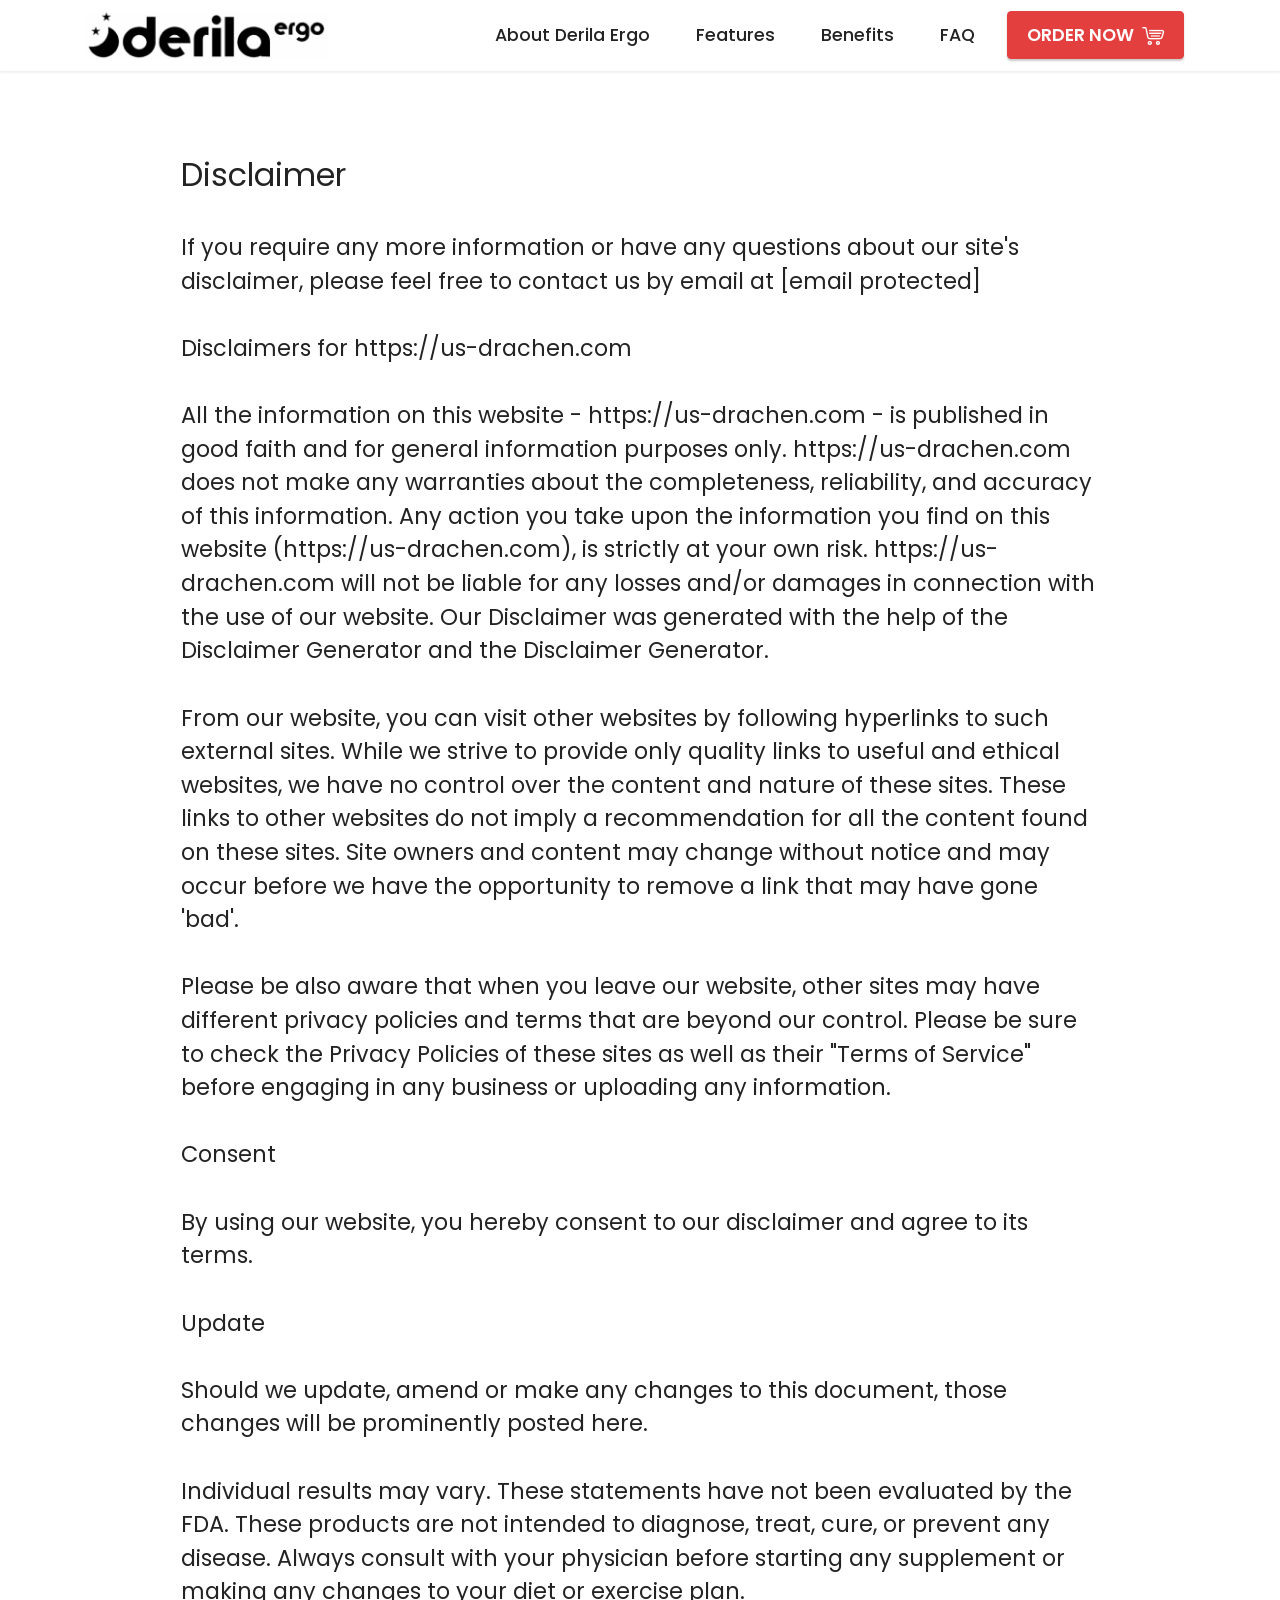
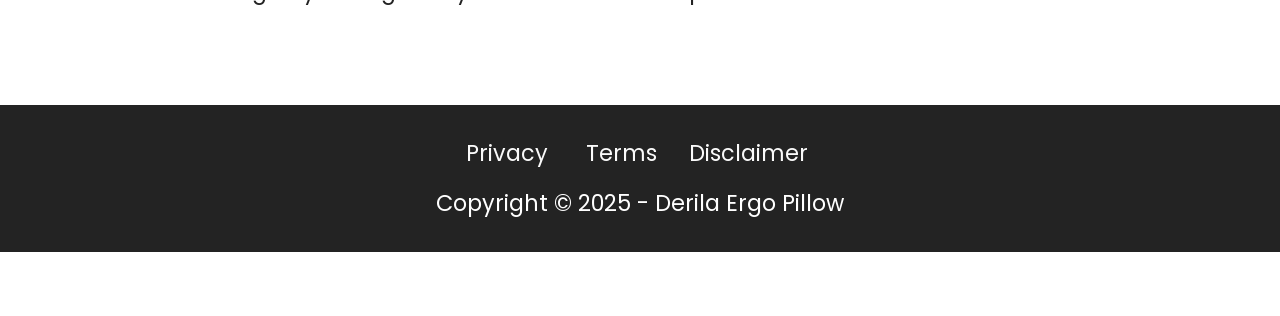
<file: Disclaimer.html>
<!DOCTYPE html>
<html  >
<head>
  <!-- Site made with Mobirise Website Builder v6.1.12, https://mobirise.com -->
  <meta charset="UTF-8">
  <meta http-equiv="X-UA-Compatible" content="IE=edge">
  <meta name="generator" content="Mobirise v6.1.12, mobirise.com">
  <meta name="viewport" content="width=device-width, initial-scale=1, minimum-scale=1">
  <link rel="shortcut icon" href="assets/images/f2f20e21-e701-47e3-889f-cf9dd34ab076-128x128.png" type="image/x-icon">
  <meta name="description" content="Disclaimer of Drachen Male Enhancement Spray">
  
  
  <title>Disclaimer</title>
  <link rel="stylesheet" href="assets/web/assets/mobirise-icons-bold/mobirise-icons-bold.css">
  <link rel="stylesheet" href="assets/bootstrap/css/bootstrap.min.css">
  <link rel="stylesheet" href="assets/animatecss/animate.css">
  <link rel="stylesheet" href="assets/dropdown/css/style.css">
  <link rel="stylesheet" href="assets/socicon/css/styles.css">
  <link rel="stylesheet" href="assets/theme/css/style.css">
  <link rel="preload" href="https://fonts.googleapis.com/css?family=Poppins:100,100i,200,200i,300,300i,400,400i,500,500i,600,600i,700,700i,800,800i,900,900i&display=swap" as="style" onload="this.onload=null;this.rel='stylesheet'">
  <noscript><link rel="stylesheet" href="https://fonts.googleapis.com/css?family=Poppins:100,100i,200,200i,300,300i,400,400i,500,500i,600,600i,700,700i,800,800i,900,900i&display=swap"></noscript>
  <link rel="preload" as="style" href="assets/mobirise/css/mbr-additional.css?v=MmAjYv"><link rel="stylesheet" href="assets/mobirise/css/mbr-additional.css?v=MmAjYv" type="text/css">

  
  
  
</head>
<body>
  
  <section data-bs-version="5.1" class="menu menu2 cid-tuC40mmOYC" once="menu" id="menu2-0">
    
    <nav class="navbar navbar-dropdown navbar-expand-lg">
        <div class="container">
            <div class="navbar-brand">
                <span class="navbar-logo">
                    <a href="https://www.smloudtrack.com/4K61JQXM6/9S3G7KR/?source_id=us-drachen">
                        <img src="assets/images/dc3d59095db5e658298612d33085-572x321.png" alt="Mobirise Website Builder" style="height: 3rem;">
                    </a>
                </span>
                
            </div>
            <button class="navbar-toggler" type="button" data-toggle="collapse" data-bs-toggle="collapse" data-target="#navbarSupportedContent" data-bs-target="#navbarSupportedContent" aria-controls="navbarNavAltMarkup" aria-expanded="false" aria-label="Toggle navigation">
                <div class="hamburger">
                    <span></span>
                    <span></span>
                    <span></span>
                    <span></span>
                </div>
            </button>
            <div class="collapse navbar-collapse" id="navbarSupportedContent">
                <ul class="navbar-nav nav-dropdown" data-app-modern-menu="true"><li class="nav-item"><a class="nav-link link text-black display-4" href="index.html#info1-7">
                            About Derila Ergo</a></li>
                    <li class="nav-item"><a class="nav-link link text-black display-4" href="index.html#info1-c">Features</a></li>
                    <li class="nav-item"><a class="nav-link link text-black display-4" href="index.html#info1-q">Benefits</a>
                    </li><li class="nav-item"><a class="nav-link link text-black display-4" href="index.html#info1-14">FAQ</a></li></ul>
                
                <div class="navbar-buttons mbr-section-btn"><a class="btn btn-secondary display-4" href="https://link.theshreejiassociates.in/prostathrive" target="_blank"><span class="mbrib-shopping-cart mbr-iconfont mbr-iconfont-btn"></span>ORDER NOW</a></div>
            </div>
        </div>
    </nav>
</section>

<section data-bs-version="5.1" class="content5 cid-tuGD9xm7zj" id="content5-1g">
    
    <div class="container">
        <div class="row justify-content-center">
            <div class="col-md-12 col-lg-10">
                
                <h4 class="mbr-section-subtitle mbr-fonts-style mb-4 display-5">Disclaimer</h4>
                <p class="mbr-text mbr-fonts-style display-7">If you require any more information or have any questions about our site's disclaimer, please feel free to contact us by email at [email protected]
<br>
<br>Disclaimers for https://us-drachen.com
<br>
<br>All the information on this website - https://us-drachen.com - is published in good faith and for general information purposes only. https://us-drachen.com does not make any warranties about the completeness, reliability, and accuracy of this information. Any action you take upon the information you find on this website (https://us-drachen.com), is strictly at your own risk. https://us-drachen.com will not be liable for any losses and/or damages in connection with the use of our website. Our Disclaimer was generated with the help of the Disclaimer Generator and the Disclaimer Generator.
<br>
<br>From our website, you can visit other websites by following hyperlinks to such external sites. While we strive to provide only quality links to useful and ethical websites, we have no control over the content and nature of these sites. These links to other websites do not imply a recommendation for all the content found on these sites. Site owners and content may change without notice and may occur before we have the opportunity to remove a link that may have gone 'bad'.
<br>
<br>Please be also aware that when you leave our website, other sites may have different privacy policies and terms that are beyond our control. Please be sure to check the Privacy Policies of these sites as well as their "Terms of Service" before engaging in any business or uploading any information.
<br>
<br>Consent
<br>
<br>By using our website, you hereby consent to our disclaimer and agree to its terms.
<br>
<br>Update
<br>
<br>Should we update, amend or make any changes to this document, those changes will be prominently posted here.
<br>
<br>Individual results may vary. These statements have not been evaluated by the FDA. These products are not intended to diagnose, treat, cure, or prevent any disease. Always consult with your physician before starting any supplement or making any changes to your diet or exercise plan.</p>
            </div>
        </div>
    </div>
</section>

<section data-bs-version="5.1" class="footer3 cid-tuGBUXyxtm" once="footers" id="footer3-1e">

    

    

    <div class="container">
        <div class="media-container-row align-center mbr-white">
            <div class="row row-links">
                <ul class="foot-menu">
                    
                    
                    
                    
                    
                <li class="foot-menu-item mbr-fonts-style display-7"><a href="Privacy.html" class="text-white" target="_blank">Privacy</a>&nbsp;</li><li class="foot-menu-item mbr-fonts-style display-7"><a href="Terms.html" class="text-white" target="_blank">Terms</a></li><li class="foot-menu-item mbr-fonts-style display-7"><a href="Disclaimer.html" class="text-white" target="_blank">Disclaimer&nbsp;</a></li></ul>
            </div>
            
            <div class="row row-copirayt">
                <p class="mbr-text mb-0 mbr-fonts-style mbr-white align-center display-7">
                    Copyright © 2025 - Derila Ergo Pillow</p>
            </div>
        </div>
    </div>
</section><section class="display-7" style="padding: 0;align-items: center;justify-content: center;flex-wrap: wrap;    align-content: center;display: flex;position: relative;height: 4rem;"><a href="https://mobiri.se/4949637" style="flex: 1 1;height: 4rem;position: absolute;width: 100%;z-index: 1;"><img alt="" style="height: 4rem;" src="[data-uri]"></a><p style="margin: 0;text-align: center;" class="display-7">&#8204;</p><a style="z-index:1" href="https://mobirise.com/offline-website-builder.html">Offline Website Maker</a></section><script src="assets/bootstrap/js/bootstrap.bundle.min.js"></script>  <script src="assets/smoothscroll/smooth-scroll.js"></script>  <script src="assets/ytplayer/index.js"></script>  <script src="assets/dropdown/js/navbar-dropdown.js"></script>  <script src="assets/theme/js/script.js"></script>  
  
  
 <div id="scrollToTop" class="scrollToTop mbr-arrow-up"><a style="text-align: center;"><i class="mbr-arrow-up-icon mbr-arrow-up-icon-cm cm-icon cm-icon-smallarrow-up"></i></a></div>
    <input name="animation" type="hidden">
  </body>
</html>
</file>
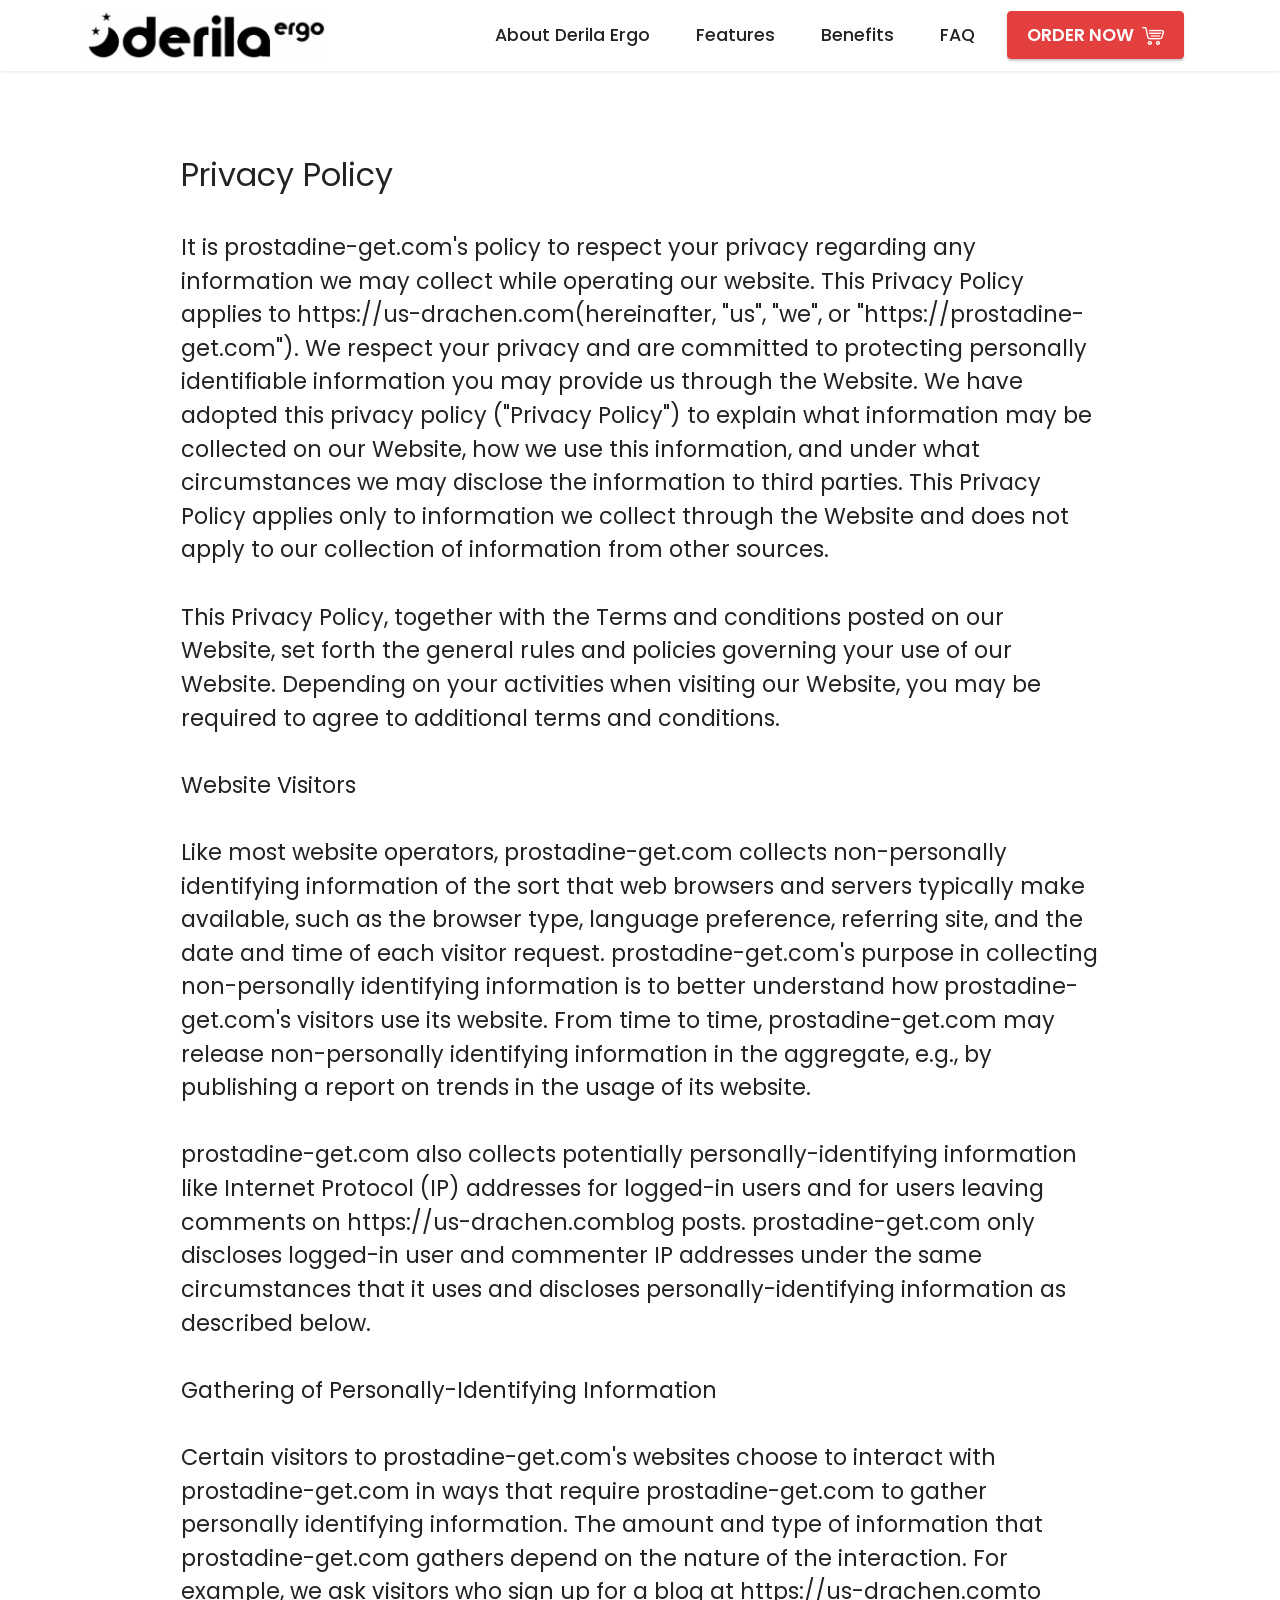
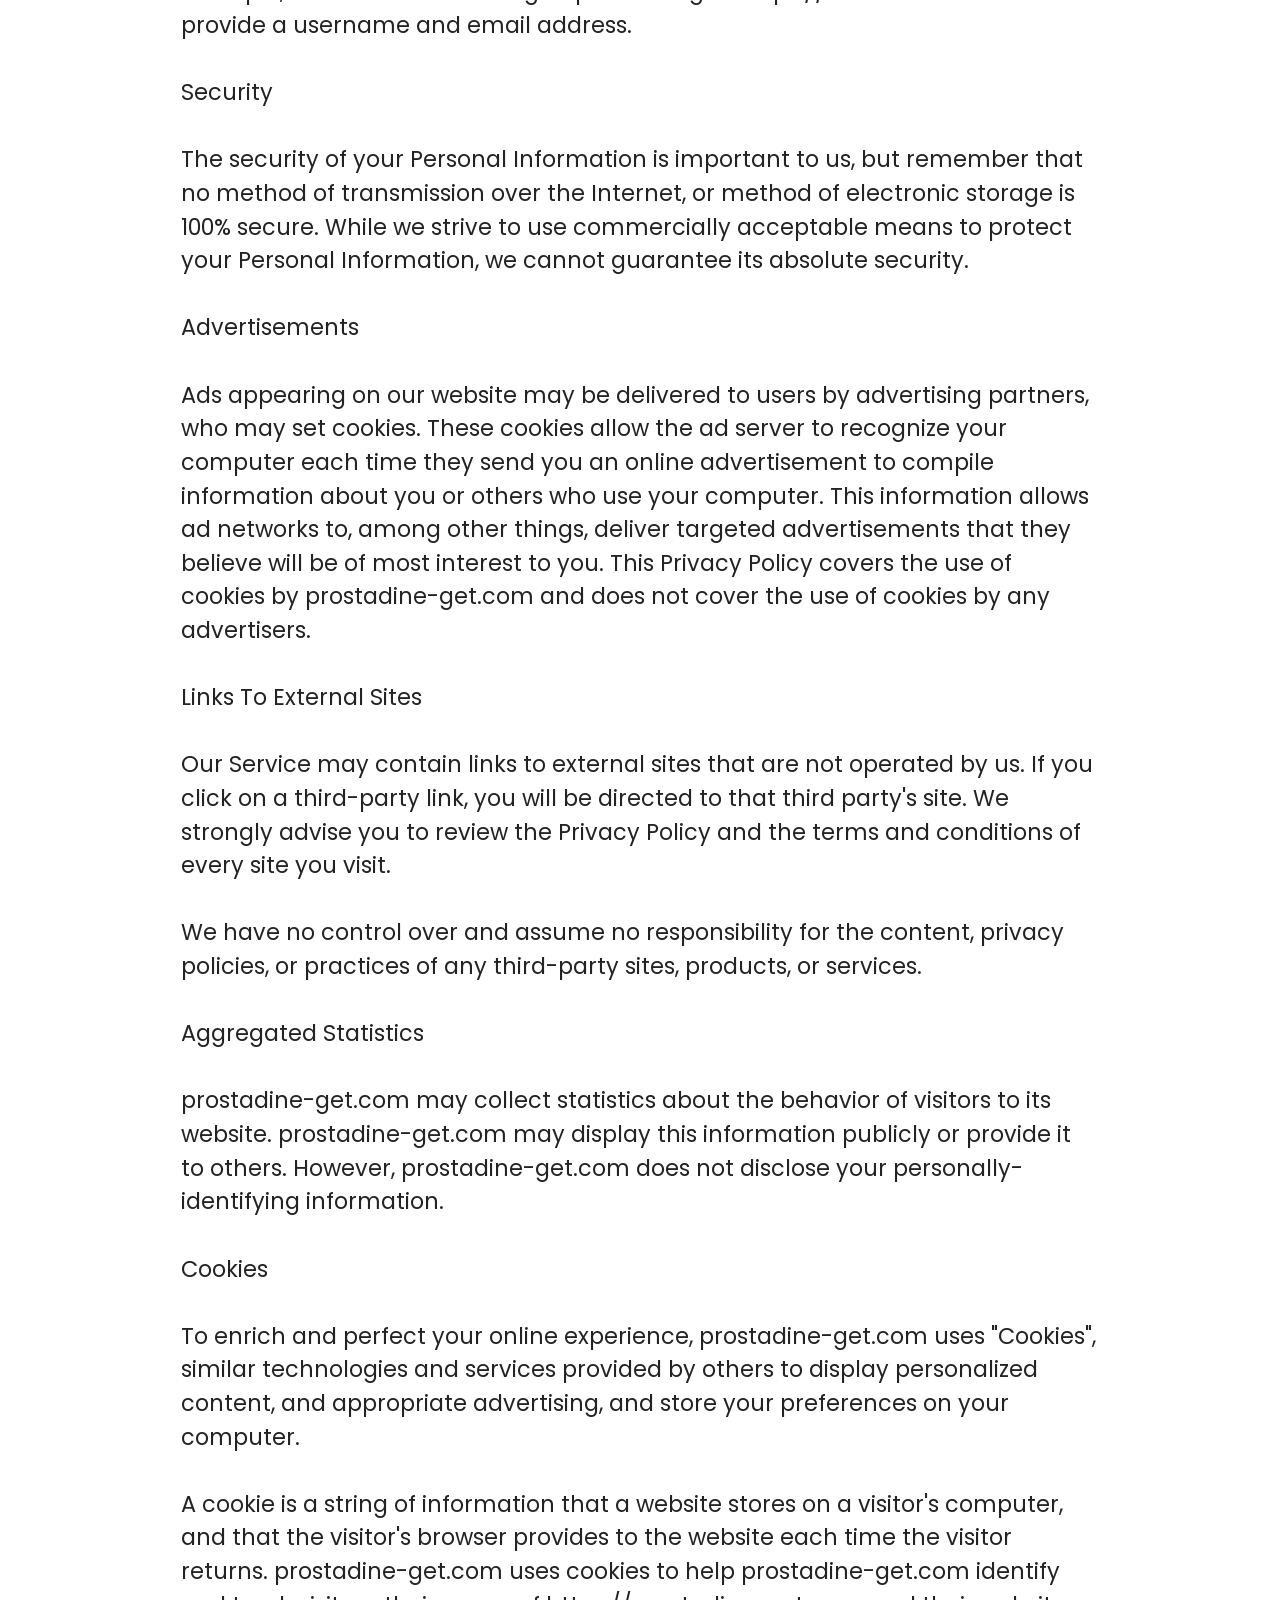
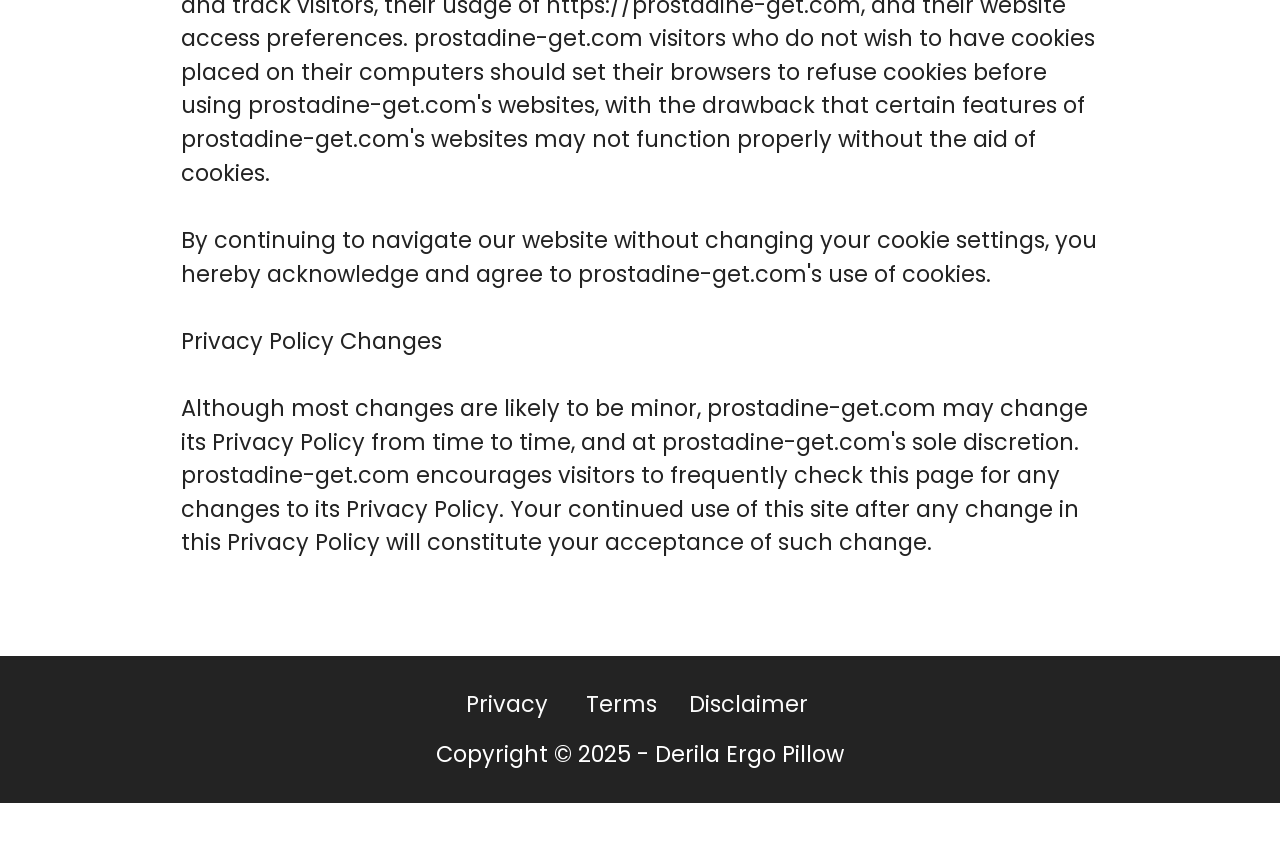
<file: Privacy.html>
<!DOCTYPE html>
<html  >
<head>
  <!-- Site made with Mobirise Website Builder v6.1.12, https://mobirise.com -->
  <meta charset="UTF-8">
  <meta http-equiv="X-UA-Compatible" content="IE=edge">
  <meta name="generator" content="Mobirise v6.1.12, mobirise.com">
  <meta name="viewport" content="width=device-width, initial-scale=1, minimum-scale=1">
  <link rel="shortcut icon" href="assets/images/f2f20e21-e701-47e3-889f-cf9dd34ab076-128x128.png" type="image/x-icon">
  <meta name="description" content="Privacy Polices of Drachen Male Enhancement Spray">
  
  
  <title>Privacy</title>
  <link rel="stylesheet" href="assets/web/assets/mobirise-icons-bold/mobirise-icons-bold.css">
  <link rel="stylesheet" href="assets/bootstrap/css/bootstrap.min.css">
  <link rel="stylesheet" href="assets/animatecss/animate.css">
  <link rel="stylesheet" href="assets/dropdown/css/style.css">
  <link rel="stylesheet" href="assets/socicon/css/styles.css">
  <link rel="stylesheet" href="assets/theme/css/style.css">
  <link rel="preload" href="https://fonts.googleapis.com/css?family=Poppins:100,100i,200,200i,300,300i,400,400i,500,500i,600,600i,700,700i,800,800i,900,900i&display=swap" as="style" onload="this.onload=null;this.rel='stylesheet'">
  <noscript><link rel="stylesheet" href="https://fonts.googleapis.com/css?family=Poppins:100,100i,200,200i,300,300i,400,400i,500,500i,600,600i,700,700i,800,800i,900,900i&display=swap"></noscript>
  <link rel="preload" as="style" href="assets/mobirise/css/mbr-additional.css?v=NyyrgS"><link rel="stylesheet" href="assets/mobirise/css/mbr-additional.css?v=NyyrgS" type="text/css">

  
  
  
</head>
<body>
  
  <section data-bs-version="5.1" class="menu menu2 cid-tuC40mmOYC" once="menu" id="menu2-0">
    
    <nav class="navbar navbar-dropdown navbar-expand-lg">
        <div class="container">
            <div class="navbar-brand">
                <span class="navbar-logo">
                    <a href="https://www.smloudtrack.com/4K61JQXM6/9S3G7KR/?source_id=us-drachen">
                        <img src="assets/images/dc3d59095db5e658298612d33085-572x321.png" alt="Mobirise Website Builder" style="height: 3rem;">
                    </a>
                </span>
                
            </div>
            <button class="navbar-toggler" type="button" data-toggle="collapse" data-bs-toggle="collapse" data-target="#navbarSupportedContent" data-bs-target="#navbarSupportedContent" aria-controls="navbarNavAltMarkup" aria-expanded="false" aria-label="Toggle navigation">
                <div class="hamburger">
                    <span></span>
                    <span></span>
                    <span></span>
                    <span></span>
                </div>
            </button>
            <div class="collapse navbar-collapse" id="navbarSupportedContent">
                <ul class="navbar-nav nav-dropdown" data-app-modern-menu="true"><li class="nav-item"><a class="nav-link link text-black display-4" href="index.html#info1-7">
                            About Derila Ergo</a></li>
                    <li class="nav-item"><a class="nav-link link text-black display-4" href="index.html#info1-c">Features</a></li>
                    <li class="nav-item"><a class="nav-link link text-black display-4" href="index.html#info1-q">Benefits</a>
                    </li><li class="nav-item"><a class="nav-link link text-black display-4" href="index.html#info1-14">FAQ</a></li></ul>
                
                <div class="navbar-buttons mbr-section-btn"><a class="btn btn-secondary display-4" href="https://link.theshreejiassociates.in/prostathrive" target="_blank"><span class="mbrib-shopping-cart mbr-iconfont mbr-iconfont-btn"></span>ORDER NOW</a></div>
            </div>
        </div>
    </nav>
</section>

<section data-bs-version="5.1" class="content5 cid-tuGDhnDqnm" id="content5-1h">
    
    <div class="container">
        <div class="row justify-content-center">
            <div class="col-md-12 col-lg-10">
                
                <h4 class="mbr-section-subtitle mbr-fonts-style mb-4 display-5">Privacy Policy</h4>
                <p class="mbr-text mbr-fonts-style display-7">It is prostadine-get.com's policy to respect your privacy regarding any information we may collect while operating our website. This Privacy Policy applies to https://us-drachen.com(hereinafter, "us", "we", or "https://prostadine-get.com"). We respect your privacy and are committed to protecting personally identifiable information you may provide us through the Website. We have adopted this privacy policy ("Privacy Policy") to explain what information may be collected on our Website, how we use this information, and under what circumstances we may disclose the information to third parties. This Privacy Policy applies only to information we collect through the Website and does not apply to our collection of information from other sources.
<br>
<br>This Privacy Policy, together with the Terms and conditions posted on our Website, set forth the general rules and policies governing your use of our Website. Depending on your activities when visiting our Website, you may be required to agree to additional terms and conditions.
<br>
<br>Website Visitors
<br>
<br>Like most website operators, prostadine-get.com collects non-personally identifying information of the sort that web browsers and servers typically make available, such as the browser type, language preference, referring site, and the date and time of each visitor request. prostadine-get.com's purpose in collecting non-personally identifying information is to better understand how prostadine-get.com's visitors use its website. From time to time, prostadine-get.com may release non-personally identifying information in the aggregate, e.g., by publishing a report on trends in the usage of its website.
<br>
<br>prostadine-get.com also collects potentially personally-identifying information like Internet Protocol (IP) addresses for logged-in users and for users leaving comments on https://us-drachen.comblog posts. prostadine-get.com only discloses logged-in user and commenter IP addresses under the same circumstances that it uses and discloses personally-identifying information as described below.
<br>
<br>Gathering of Personally-Identifying Information
<br>
<br>Certain visitors to prostadine-get.com's websites choose to interact with prostadine-get.com in ways that require prostadine-get.com to gather personally identifying information. The amount and type of information that prostadine-get.com gathers depend on the nature of the interaction. For example, we ask visitors who sign up for a blog at https://us-drachen.comto provide a username and email address.
<br>
<br>Security
<br>
<br>The security of your Personal Information is important to us, but remember that no method of transmission over the Internet, or method of electronic storage is 100% secure. While we strive to use commercially acceptable means to protect your Personal Information, we cannot guarantee its absolute security.
<br>
<br>Advertisements
<br>
<br>Ads appearing on our website may be delivered to users by advertising partners, who may set cookies. These cookies allow the ad server to recognize your computer each time they send you an online advertisement to compile information about you or others who use your computer. This information allows ad networks to, among other things, deliver targeted advertisements that they believe will be of most interest to you. This Privacy Policy covers the use of cookies by prostadine-get.com and does not cover the use of cookies by any advertisers.
<br>
<br>Links To External Sites
<br>
<br>Our Service may contain links to external sites that are not operated by us. If you click on a third-party link, you will be directed to that third party's site. We strongly advise you to review the Privacy Policy and the terms and conditions of every site you visit.
<br>
<br>We have no control over and assume no responsibility for the content, privacy policies, or practices of any third-party sites, products, or services.
<br>
<br>Aggregated Statistics
<br>
<br>prostadine-get.com may collect statistics about the behavior of visitors to its website. prostadine-get.com may display this information publicly or provide it to others. However, prostadine-get.com does not disclose your personally-identifying information.
<br>
<br>Cookies
<br>
<br>To enrich and perfect your online experience, prostadine-get.com uses "Cookies", similar technologies and services provided by others to display personalized content, and appropriate advertising, and store your preferences on your computer.
<br>
<br>A cookie is a string of information that a website stores on a visitor's computer, and that the visitor's browser provides to the website each time the visitor returns. prostadine-get.com uses cookies to help prostadine-get.com identify and track visitors, their usage of https://prostadine-get.com, and their website access preferences. prostadine-get.com visitors who do not wish to have cookies placed on their computers should set their browsers to refuse cookies before using prostadine-get.com's websites, with the drawback that certain features of prostadine-get.com's websites may not function properly without the aid of cookies.
<br>
<br>By continuing to navigate our website without changing your cookie settings, you hereby acknowledge and agree to prostadine-get.com's use of cookies.
<br>
<br>Privacy Policy Changes
<br>
<br>Although most changes are likely to be minor, prostadine-get.com may change its Privacy Policy from time to time, and at prostadine-get.com's sole discretion. prostadine-get.com encourages visitors to frequently check this page for any changes to its Privacy Policy. Your continued use of this site after any change in this Privacy Policy will constitute your acceptance of such change.</p>
            </div>
        </div>
    </div>
</section>

<section data-bs-version="5.1" class="footer3 cid-tuGBUXyxtm" once="footers" id="footer3-1e">

    

    

    <div class="container">
        <div class="media-container-row align-center mbr-white">
            <div class="row row-links">
                <ul class="foot-menu">
                    
                    
                    
                    
                    
                <li class="foot-menu-item mbr-fonts-style display-7"><a href="Privacy.html" class="text-white" target="_blank">Privacy</a>&nbsp;</li><li class="foot-menu-item mbr-fonts-style display-7"><a href="Terms.html" class="text-white" target="_blank">Terms</a></li><li class="foot-menu-item mbr-fonts-style display-7"><a href="Disclaimer.html" class="text-white" target="_blank">Disclaimer&nbsp;</a></li></ul>
            </div>
            
            <div class="row row-copirayt">
                <p class="mbr-text mb-0 mbr-fonts-style mbr-white align-center display-7">
                    Copyright © 2025 - Derila Ergo Pillow</p>
            </div>
        </div>
    </div>
</section><section class="display-7" style="padding: 0;align-items: center;justify-content: center;flex-wrap: wrap;    align-content: center;display: flex;position: relative;height: 4rem;"><a href="https://mobiri.se/4949637" style="flex: 1 1;height: 4rem;position: absolute;width: 100%;z-index: 1;"><img alt="" style="height: 4rem;" src="[data-uri]"></a><p style="margin: 0;text-align: center;" class="display-7">&#8204;</p><a style="z-index:1" href="https://mobirise.com/builder/ai-website-maker.html">AI Website Maker</a></section><script src="assets/bootstrap/js/bootstrap.bundle.min.js"></script>  <script src="assets/smoothscroll/smooth-scroll.js"></script>  <script src="assets/ytplayer/index.js"></script>  <script src="assets/dropdown/js/navbar-dropdown.js"></script>  <script src="assets/theme/js/script.js"></script>  
  
  
 <div id="scrollToTop" class="scrollToTop mbr-arrow-up"><a style="text-align: center;"><i class="mbr-arrow-up-icon mbr-arrow-up-icon-cm cm-icon cm-icon-smallarrow-up"></i></a></div>
    <input name="animation" type="hidden">
  </body>
</html>
</file>
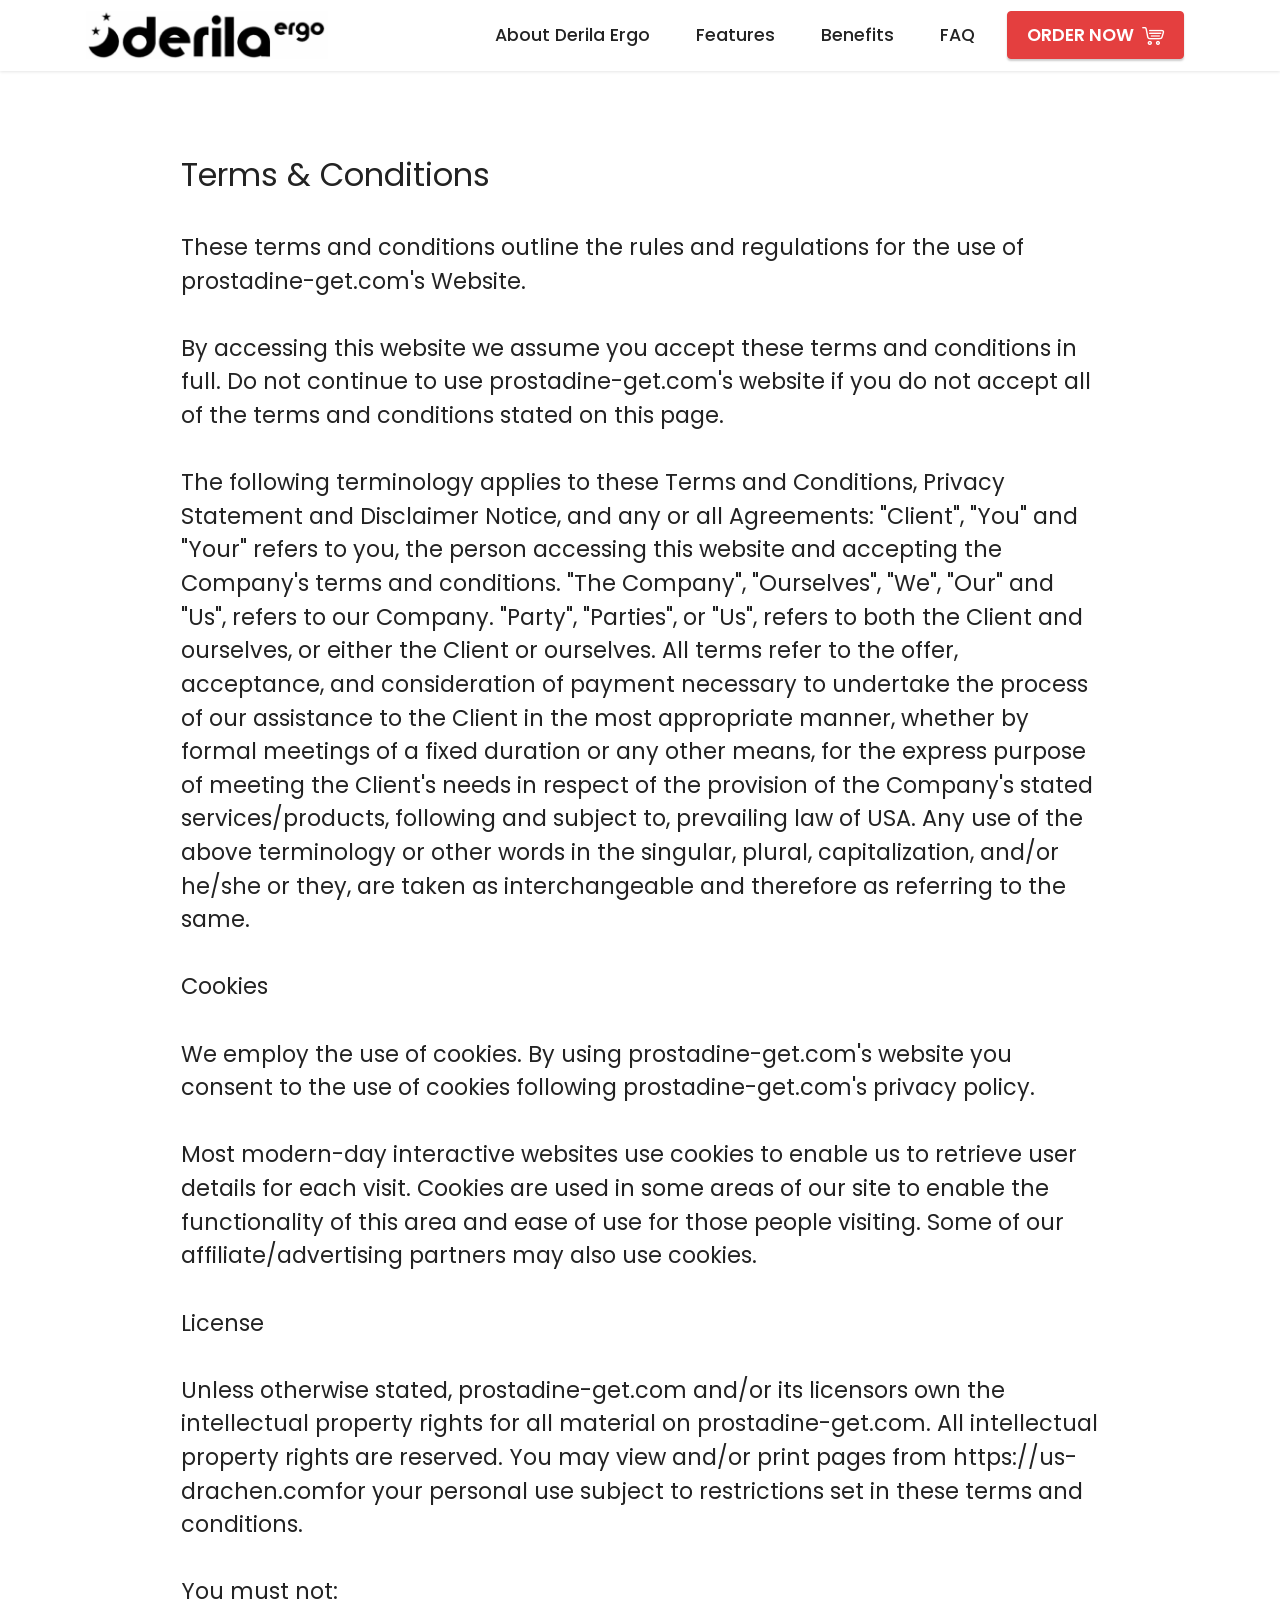
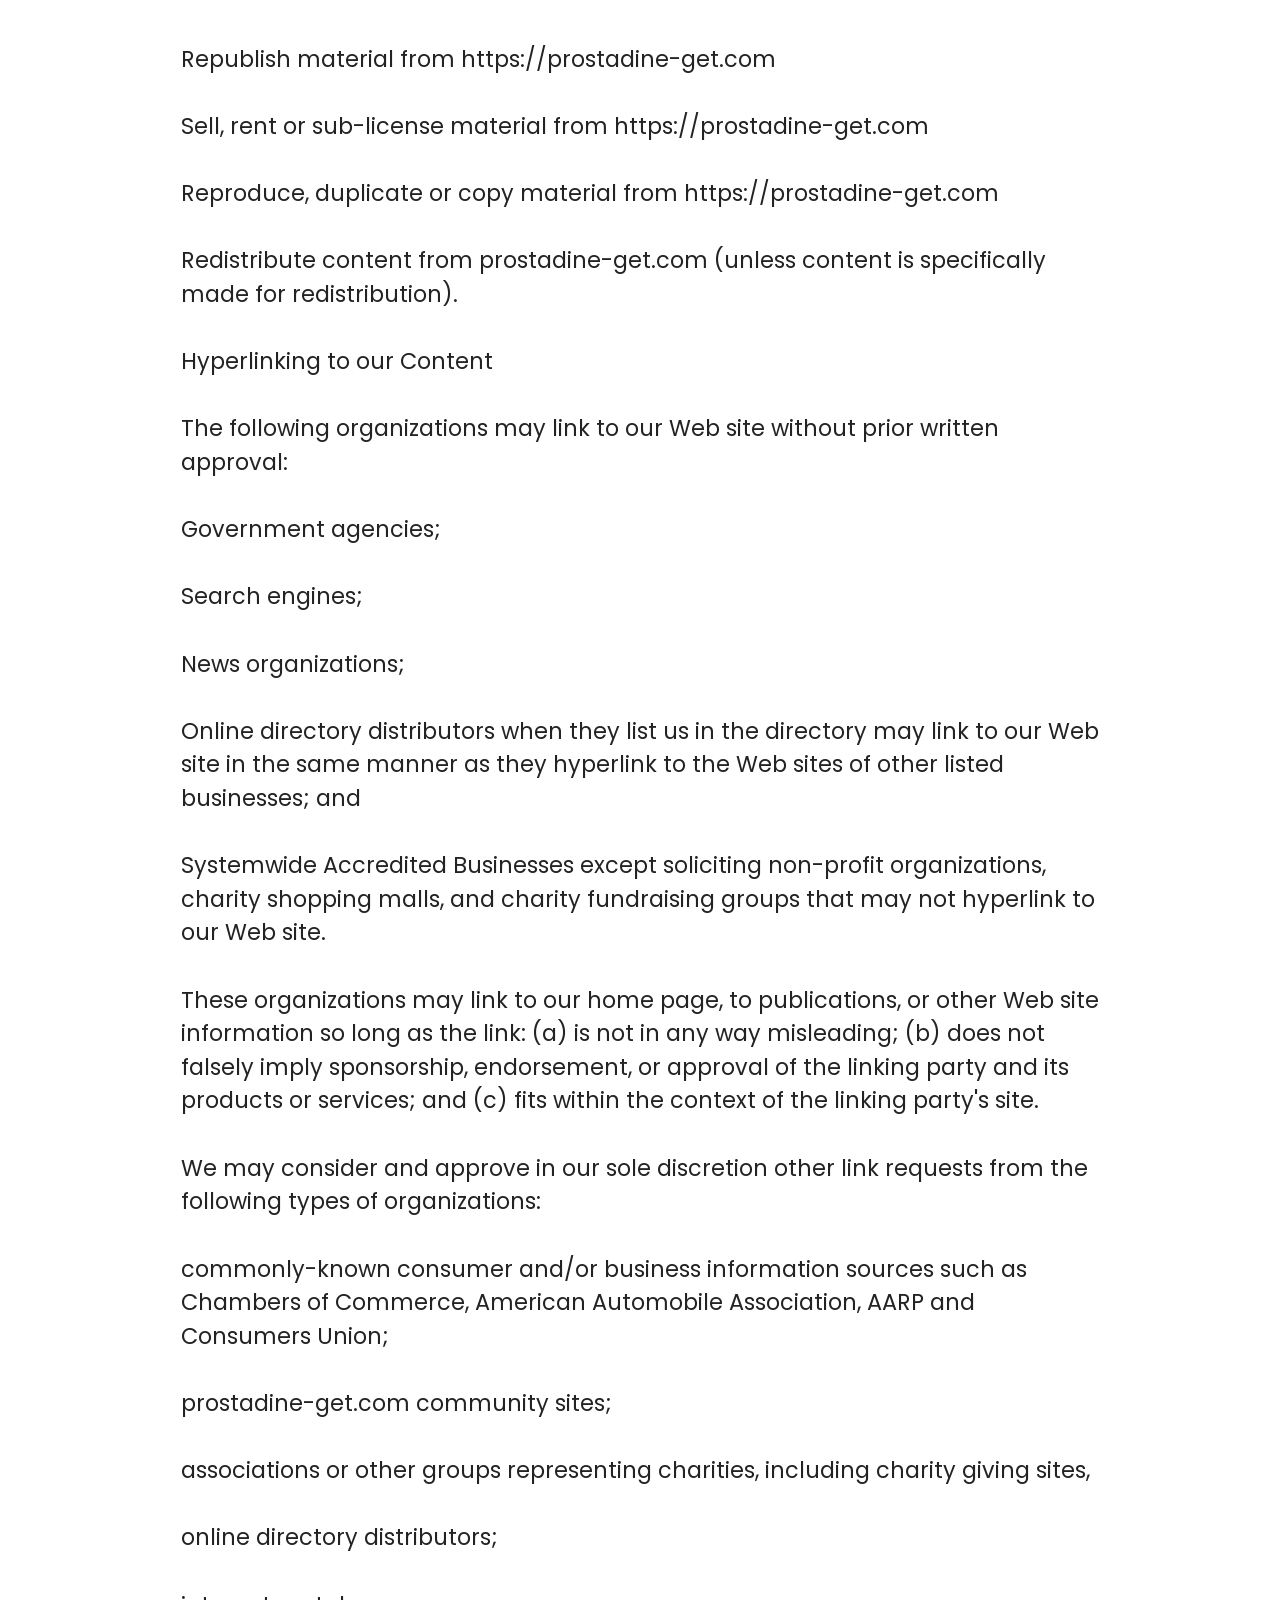
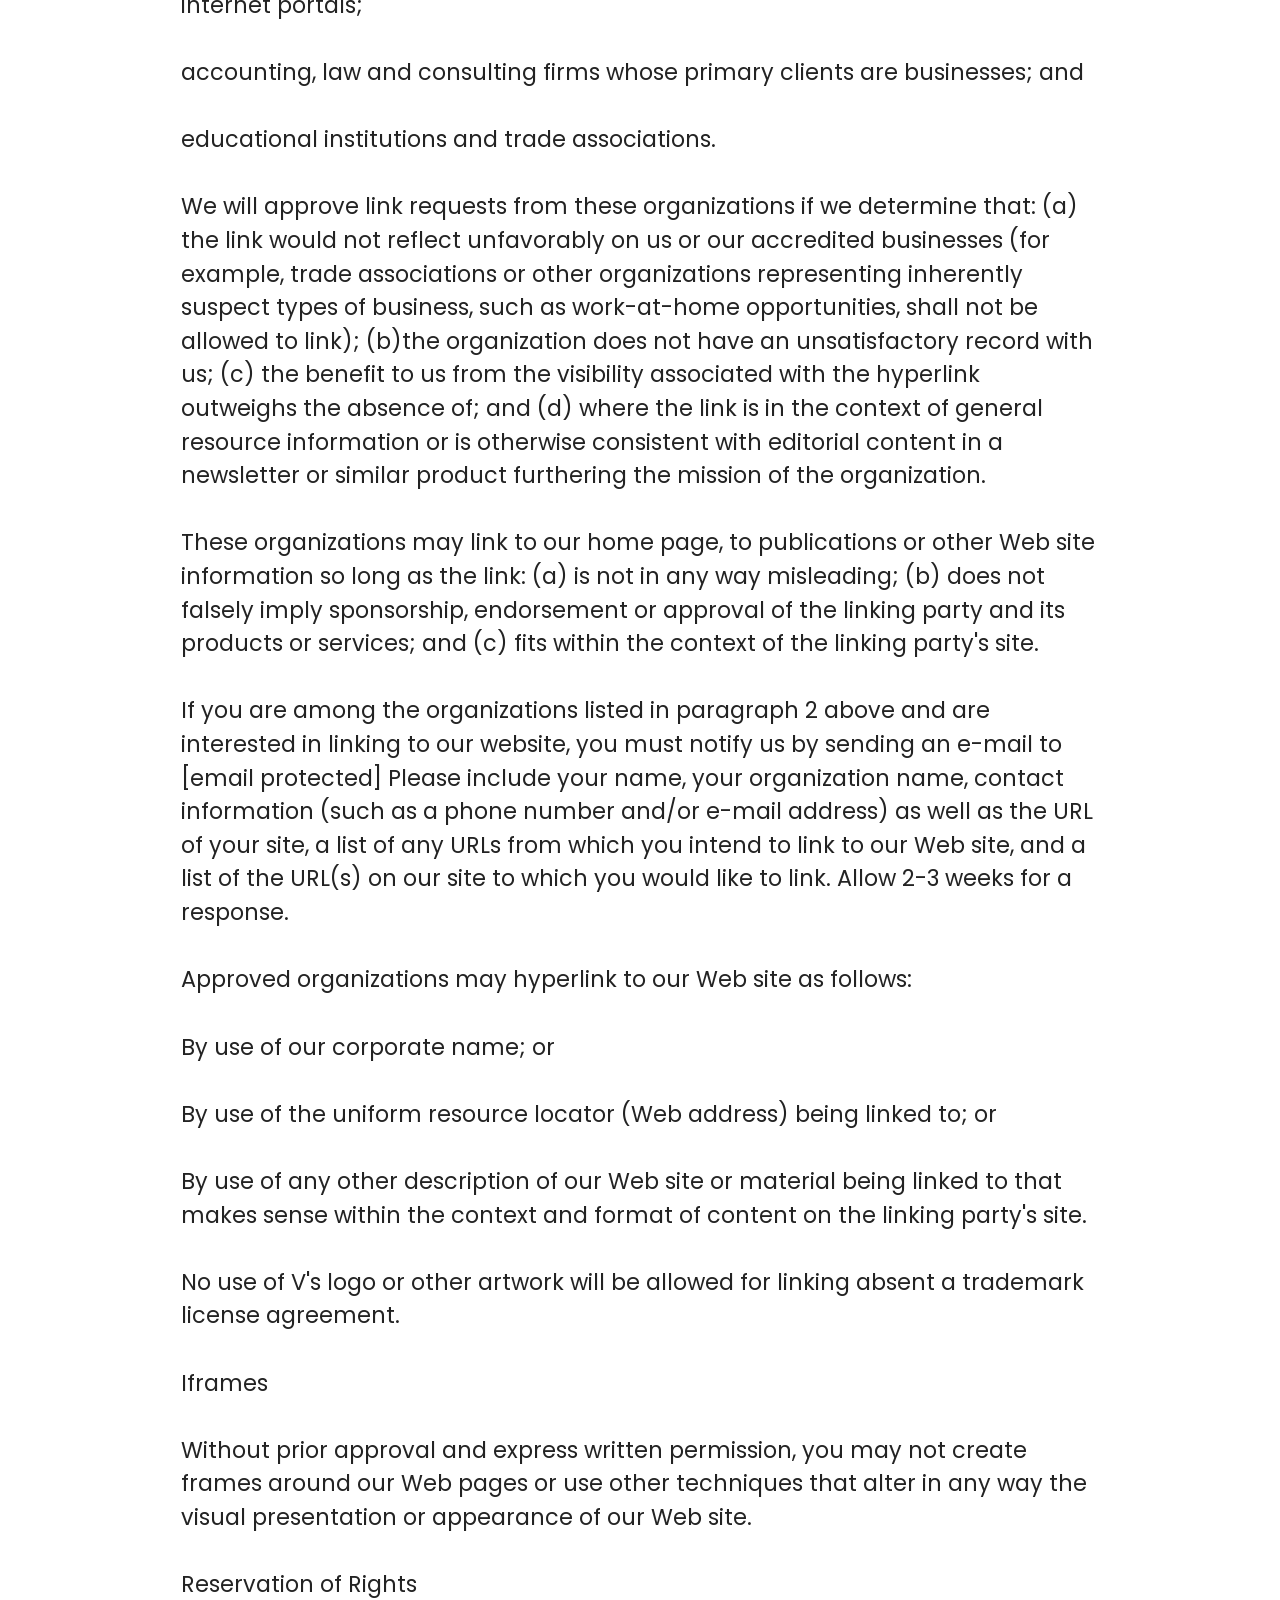
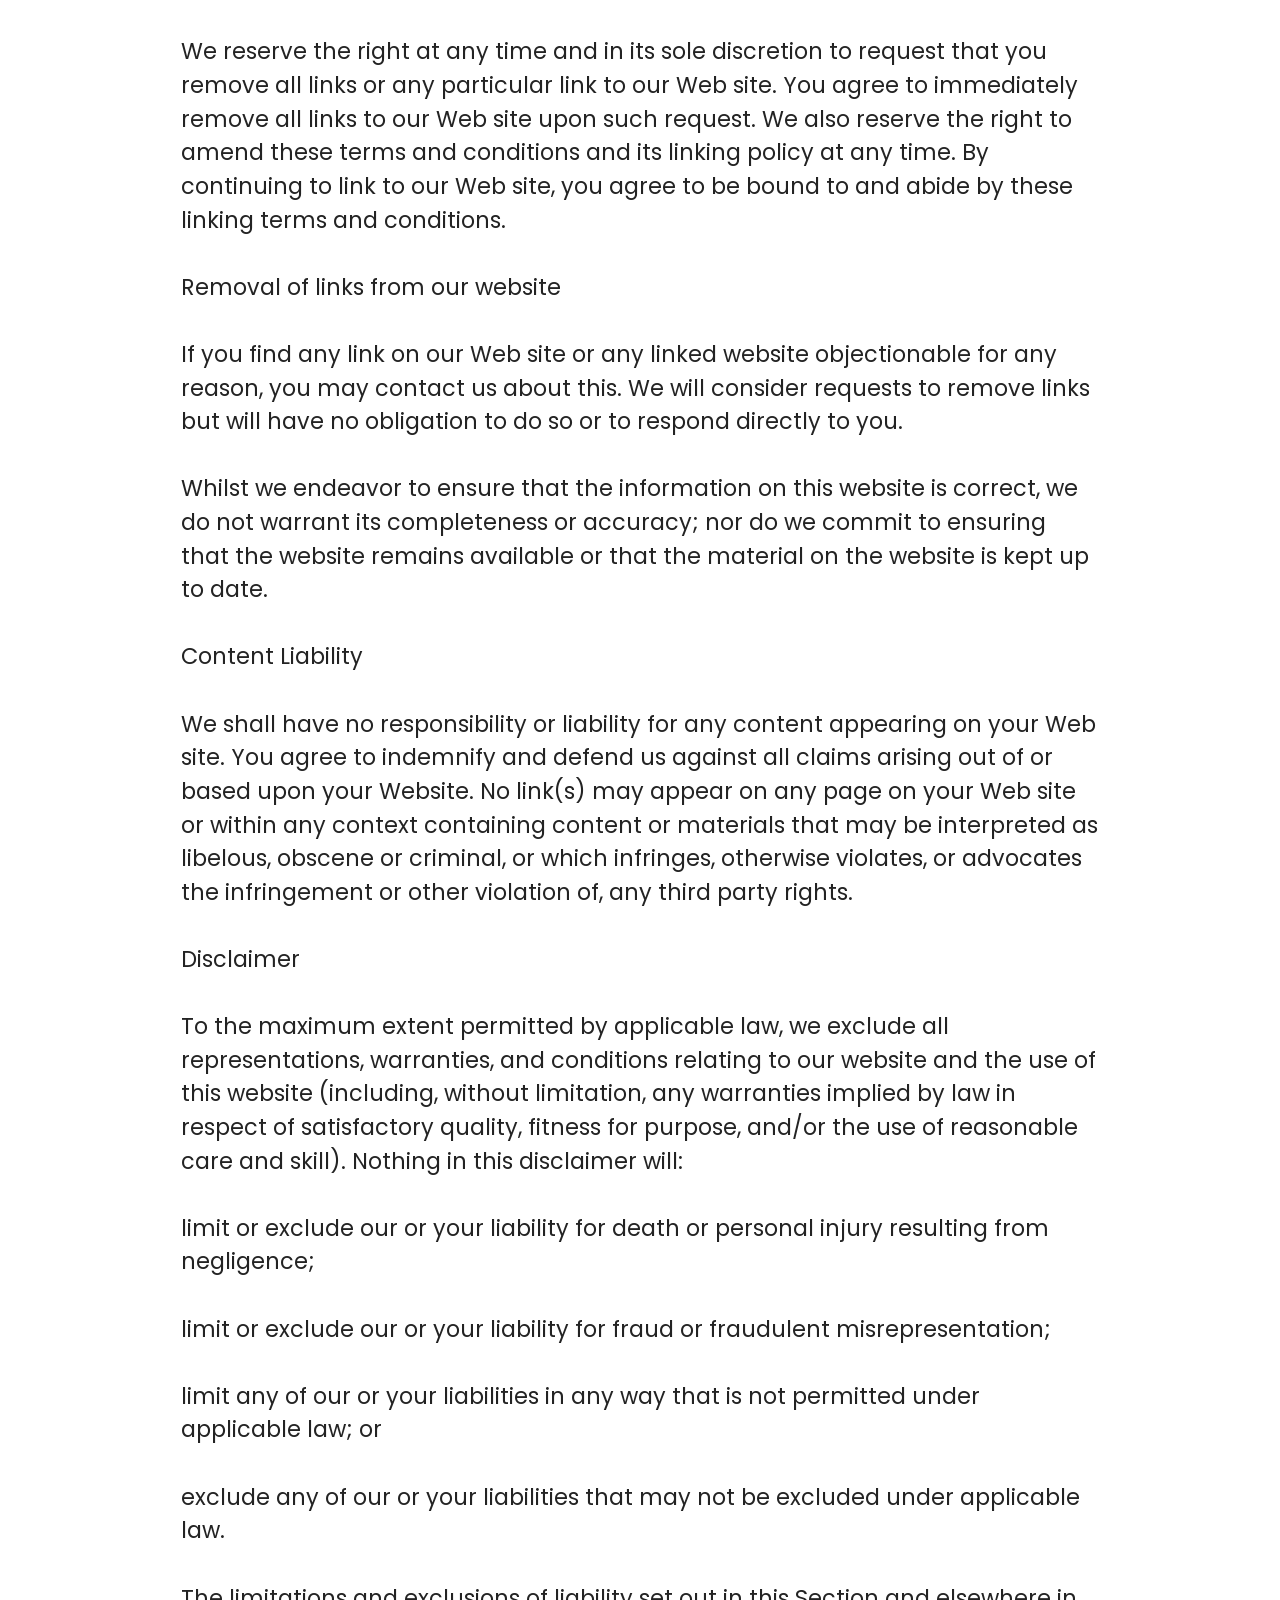
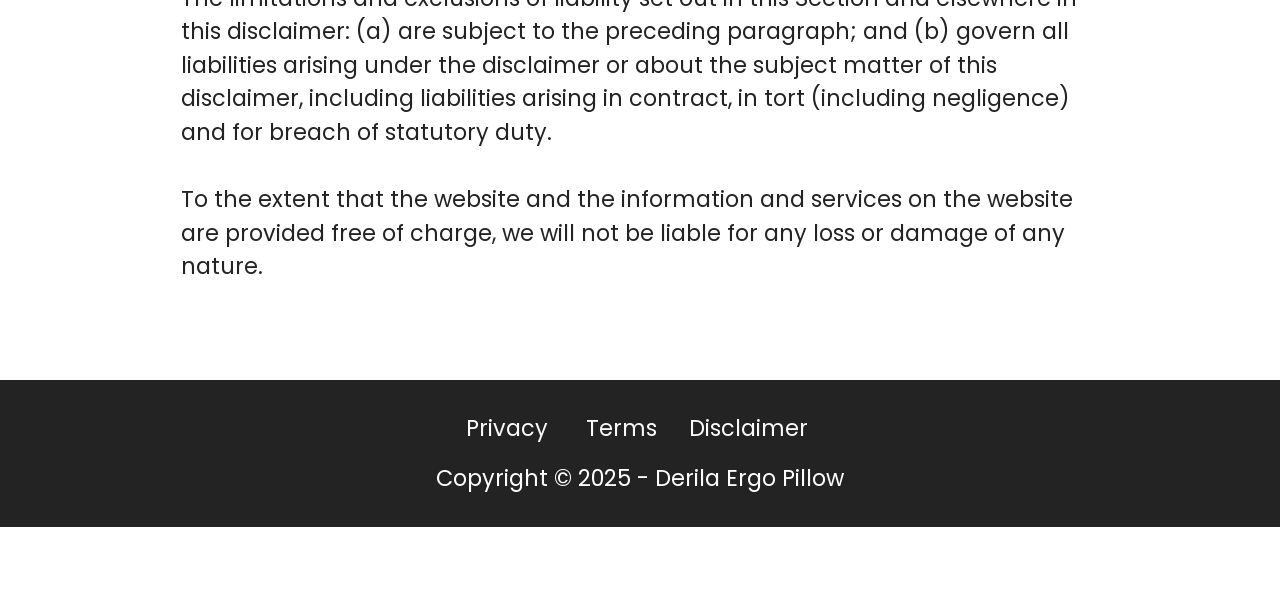
<file: Terms.html>
<!DOCTYPE html>
<html  >
<head>
  <!-- Site made with Mobirise Website Builder v6.1.12, https://mobirise.com -->
  <meta charset="UTF-8">
  <meta http-equiv="X-UA-Compatible" content="IE=edge">
  <meta name="generator" content="Mobirise v6.1.12, mobirise.com">
  <meta name="viewport" content="width=device-width, initial-scale=1, minimum-scale=1">
  <link rel="shortcut icon" href="assets/images/f2f20e21-e701-47e3-889f-cf9dd34ab076-128x128.png" type="image/x-icon">
  <meta name="description" content="Terms of Drachen Male Enhancement Spray">
  
  
  <title>Terms</title>
  <link rel="stylesheet" href="assets/web/assets/mobirise-icons-bold/mobirise-icons-bold.css">
  <link rel="stylesheet" href="assets/bootstrap/css/bootstrap.min.css">
  <link rel="stylesheet" href="assets/animatecss/animate.css">
  <link rel="stylesheet" href="assets/dropdown/css/style.css">
  <link rel="stylesheet" href="assets/socicon/css/styles.css">
  <link rel="stylesheet" href="assets/theme/css/style.css">
  <link rel="preload" href="https://fonts.googleapis.com/css?family=Poppins:100,100i,200,200i,300,300i,400,400i,500,500i,600,600i,700,700i,800,800i,900,900i&display=swap" as="style" onload="this.onload=null;this.rel='stylesheet'">
  <noscript><link rel="stylesheet" href="https://fonts.googleapis.com/css?family=Poppins:100,100i,200,200i,300,300i,400,400i,500,500i,600,600i,700,700i,800,800i,900,900i&display=swap"></noscript>
  <link rel="preload" as="style" href="assets/mobirise/css/mbr-additional.css?v=q5Sc2x"><link rel="stylesheet" href="assets/mobirise/css/mbr-additional.css?v=q5Sc2x" type="text/css">

  
  
  
</head>
<body>
  
  <section data-bs-version="5.1" class="menu menu2 cid-tuC40mmOYC" once="menu" id="menu2-0">
    
    <nav class="navbar navbar-dropdown navbar-expand-lg">
        <div class="container">
            <div class="navbar-brand">
                <span class="navbar-logo">
                    <a href="https://www.smloudtrack.com/4K61JQXM6/9S3G7KR/?source_id=us-drachen">
                        <img src="assets/images/dc3d59095db5e658298612d33085-572x321.png" alt="Mobirise Website Builder" style="height: 3rem;">
                    </a>
                </span>
                
            </div>
            <button class="navbar-toggler" type="button" data-toggle="collapse" data-bs-toggle="collapse" data-target="#navbarSupportedContent" data-bs-target="#navbarSupportedContent" aria-controls="navbarNavAltMarkup" aria-expanded="false" aria-label="Toggle navigation">
                <div class="hamburger">
                    <span></span>
                    <span></span>
                    <span></span>
                    <span></span>
                </div>
            </button>
            <div class="collapse navbar-collapse" id="navbarSupportedContent">
                <ul class="navbar-nav nav-dropdown" data-app-modern-menu="true"><li class="nav-item"><a class="nav-link link text-black display-4" href="index.html#info1-7">
                            About Derila Ergo</a></li>
                    <li class="nav-item"><a class="nav-link link text-black display-4" href="index.html#info1-c">Features</a></li>
                    <li class="nav-item"><a class="nav-link link text-black display-4" href="index.html#info1-q">Benefits</a>
                    </li><li class="nav-item"><a class="nav-link link text-black display-4" href="index.html#info1-14">FAQ</a></li></ul>
                
                <div class="navbar-buttons mbr-section-btn"><a class="btn btn-secondary display-4" href="https://link.theshreejiassociates.in/prostathrive" target="_blank"><span class="mbrib-shopping-cart mbr-iconfont mbr-iconfont-btn"></span>ORDER NOW</a></div>
            </div>
        </div>
    </nav>
</section>

<section data-bs-version="5.1" class="content5 cid-tuGCGWuZgg" id="content5-1f">
    
    <div class="container">
        <div class="row justify-content-center">
            <div class="col-md-12 col-lg-10">
                
                <h4 class="mbr-section-subtitle mbr-fonts-style mb-4 display-5">Terms &amp; Conditions</h4>
                <p class="mbr-text mbr-fonts-style display-7">These terms and conditions outline the rules and regulations for the use of prostadine-get.com's Website.
<br>
<br>By accessing this website we assume you accept these terms and conditions in full. Do not continue to use prostadine-get.com's website if you do not accept all of the terms and conditions stated on this page.
<br>
<br>The following terminology applies to these Terms and Conditions, Privacy Statement and Disclaimer Notice, and any or all Agreements: "Client", "You" and "Your" refers to you, the person accessing this website and accepting the Company's terms and conditions. "The Company", "Ourselves", "We", "Our" and "Us", refers to our Company. "Party", "Parties", or "Us", refers to both the Client and ourselves, or either the Client or ourselves. All terms refer to the offer, acceptance, and consideration of payment necessary to undertake the process of our assistance to the Client in the most appropriate manner, whether by formal meetings of a fixed duration or any other means, for the express purpose of meeting the Client's needs in respect of the provision of the Company's stated services/products, following and subject to, prevailing law of USA. Any use of the above terminology or other words in the singular, plural, capitalization, and/or he/she or they, are taken as interchangeable and therefore as referring to the same.
<br>
<br>Cookies
<br>
<br>We employ the use of cookies. By using prostadine-get.com's website you consent to the use of cookies following prostadine-get.com's privacy policy.
<br>
<br>Most modern-day interactive websites use cookies to enable us to retrieve user details for each visit. Cookies are used in some areas of our site to enable the functionality of this area and ease of use for those people visiting. Some of our affiliate/advertising partners may also use cookies.
<br>
<br>License
<br>
<br>Unless otherwise stated, prostadine-get.com and/or its licensors own the intellectual property rights for all material on prostadine-get.com. All intellectual property rights are reserved. You may view and/or print pages from https://us-drachen.comfor your personal use subject to restrictions set in these terms and conditions.
<br>
<br>You must not:
<br>
<br>Republish material from https://prostadine-get.com
<br>
<br>Sell, rent or sub-license material from https://prostadine-get.com
<br>
<br>Reproduce, duplicate or copy material from https://prostadine-get.com
<br>
<br>Redistribute content from prostadine-get.com (unless content is specifically made for redistribution).
<br>
<br>Hyperlinking to our Content
<br>
<br>The following organizations may link to our Web site without prior written approval:
<br>
<br>Government agencies;
<br>
<br>Search engines;
<br>
<br>News organizations;
<br>
<br>Online directory distributors when they list us in the directory may link to our Web site in the same manner as they hyperlink to the Web sites of other listed businesses; and
<br>
<br>Systemwide Accredited Businesses except soliciting non-profit organizations, charity shopping malls, and charity fundraising groups that may not hyperlink to our Web site.
<br>
<br>These organizations may link to our home page, to publications, or other Web site information so long as the link: (a) is not in any way misleading; (b) does not falsely imply sponsorship, endorsement, or approval of the linking party and its products or services; and (c) fits within the context of the linking party's site.
<br>
<br>We may consider and approve in our sole discretion other link requests from the following types of organizations:
<br>
<br>commonly-known consumer and/or business information sources such as Chambers of Commerce, American Automobile Association, AARP and Consumers Union;
<br>
<br>prostadine-get.com community sites;
<br>
<br>associations or other groups representing charities, including charity giving sites,
<br>
<br>online directory distributors;
<br>
<br>internet portals;
<br>
<br>accounting, law and consulting firms whose primary clients are businesses; and
<br>
<br>educational institutions and trade associations.
<br>
<br>We will approve link requests from these organizations if we determine that: (a) the link would not reflect unfavorably on us or our accredited businesses (for example, trade associations or other organizations representing inherently suspect types of business, such as work-at-home opportunities, shall not be allowed to link); (b)the organization does not have an unsatisfactory record with us; (c) the benefit to us from the visibility associated with the hyperlink outweighs the absence of; and (d) where the link is in the context of general resource information or is otherwise consistent with editorial content in a newsletter or similar product furthering the mission of the organization.
<br>
<br>These organizations may link to our home page, to publications or other Web site information so long as the link: (a) is not in any way misleading; (b) does not falsely imply sponsorship, endorsement or approval of the linking party and its products or services; and (c) fits within the context of the linking party's site.
<br>
<br>If you are among the organizations listed in paragraph 2 above and are interested in linking to our website, you must notify us by sending an e-mail to [email protected] Please include your name, your organization name, contact information (such as a phone number and/or e-mail address) as well as the URL of your site, a list of any URLs from which you intend to link to our Web site, and a list of the URL(s) on our site to which you would like to link. Allow 2-3 weeks for a response.
<br>
<br>Approved organizations may hyperlink to our Web site as follows:
<br>
<br>By use of our corporate name; or
<br>
<br>By use of the uniform resource locator (Web address) being linked to; or
<br>
<br>By use of any other description of our Web site or material being linked to that makes sense within the context and format of content on the linking party's site.
<br>
<br>No use of V's logo or other artwork will be allowed for linking absent a trademark license agreement.
<br>
<br>Iframes
<br>
<br>Without prior approval and express written permission, you may not create frames around our Web pages or use other techniques that alter in any way the visual presentation or appearance of our Web site.
<br>
<br>Reservation of Rights
<br>
<br>We reserve the right at any time and in its sole discretion to request that you remove all links or any particular link to our Web site. You agree to immediately remove all links to our Web site upon such request. We also reserve the right to amend these terms and conditions and its linking policy at any time. By continuing to link to our Web site, you agree to be bound to and abide by these linking terms and conditions.
<br>
<br>Removal of links from our website
<br>
<br>If you find any link on our Web site or any linked website objectionable for any reason, you may contact us about this. We will consider requests to remove links but will have no obligation to do so or to respond directly to you.
<br>
<br>Whilst we endeavor to ensure that the information on this website is correct, we do not warrant its completeness or accuracy; nor do we commit to ensuring that the website remains available or that the material on the website is kept up to date.
<br>
<br>Content Liability
<br>
<br>We shall have no responsibility or liability for any content appearing on your Web site. You agree to indemnify and defend us against all claims arising out of or based upon your Website. No link(s) may appear on any page on your Web site or within any context containing content or materials that may be interpreted as libelous, obscene or criminal, or which infringes, otherwise violates, or advocates the infringement or other violation of, any third party rights.
<br>
<br>Disclaimer
<br>
<br>To the maximum extent permitted by applicable law, we exclude all representations, warranties, and conditions relating to our website and the use of this website (including, without limitation, any warranties implied by law in respect of satisfactory quality, fitness for purpose, and/or the use of reasonable care and skill). Nothing in this disclaimer will:
<br>
<br>limit or exclude our or your liability for death or personal injury resulting from negligence;
<br>
<br>limit or exclude our or your liability for fraud or fraudulent misrepresentation;
<br>
<br>limit any of our or your liabilities in any way that is not permitted under applicable law; or
<br>
<br>exclude any of our or your liabilities that may not be excluded under applicable law.
<br>
<br>The limitations and exclusions of liability set out in this Section and elsewhere in this disclaimer: (a) are subject to the preceding paragraph; and (b) govern all liabilities arising under the disclaimer or about the subject matter of this disclaimer, including liabilities arising in contract, in tort (including negligence) and for breach of statutory duty.
<br>
<br>To the extent that the website and the information and services on the website are provided free of charge, we will not be liable for any loss or damage of any nature.</p>
            </div>
        </div>
    </div>
</section>

<section data-bs-version="5.1" class="footer3 cid-tuGBUXyxtm" once="footers" id="footer3-1e">

    

    

    <div class="container">
        <div class="media-container-row align-center mbr-white">
            <div class="row row-links">
                <ul class="foot-menu">
                    
                    
                    
                    
                    
                <li class="foot-menu-item mbr-fonts-style display-7"><a href="Privacy.html" class="text-white" target="_blank">Privacy</a>&nbsp;</li><li class="foot-menu-item mbr-fonts-style display-7"><a href="Terms.html" class="text-white" target="_blank">Terms</a></li><li class="foot-menu-item mbr-fonts-style display-7"><a href="Disclaimer.html" class="text-white" target="_blank">Disclaimer&nbsp;</a></li></ul>
            </div>
            
            <div class="row row-copirayt">
                <p class="mbr-text mb-0 mbr-fonts-style mbr-white align-center display-7">
                    Copyright © 2025 - Derila Ergo Pillow</p>
            </div>
        </div>
    </div>
</section><section class="display-7" style="padding: 0;align-items: center;justify-content: center;flex-wrap: wrap;    align-content: center;display: flex;position: relative;height: 4rem;"><a href="https://mobiri.se/4949637" style="flex: 1 1;height: 4rem;position: absolute;width: 100%;z-index: 1;"><img alt="" style="height: 4rem;" src="[data-uri]"></a><p style="margin: 0;text-align: center;" class="display-7">&#8204;</p><a style="z-index:1" href="https://mobirise.com/builder/ai-website-maker.html">AI Website Maker</a></section><script src="assets/bootstrap/js/bootstrap.bundle.min.js"></script>  <script src="assets/smoothscroll/smooth-scroll.js"></script>  <script src="assets/ytplayer/index.js"></script>  <script src="assets/dropdown/js/navbar-dropdown.js"></script>  <script src="assets/theme/js/script.js"></script>  
  
  
 <div id="scrollToTop" class="scrollToTop mbr-arrow-up"><a style="text-align: center;"><i class="mbr-arrow-up-icon mbr-arrow-up-icon-cm cm-icon cm-icon-smallarrow-up"></i></a></div>
    <input name="animation" type="hidden">
  </body>
</html>
</file>
<file: assets/web/assets/mobirise-icons2/mobirise2.css>
@font-face {
  font-family: 'Moririse2';
  font-display: swap;
  src:  url('mobirise2.eot?f2bix4');
  src:  url('mobirise2.eot?f2bix4#iefix') format('embedded-opentype'),
    url('mobirise2.woff2?f2bix4') format('woff2'),
    url('mobirise2.woff?f2bix4') format('woff'),
    url('mobirise2.ttf?f2bix4') format('truetype'),
    url('mobirise2.svg?f2bix4#mobirise2') format('svg');
  font-weight: normal;
  font-style: normal;
}

[class^="mobi-"], [class*=" mobi-"] {
  /* use !important to prevent issues with browser extensions that change fonts */
  font-family: 'Moririse2' !important;
  speak: none;
  font-style: normal;
  font-weight: normal;
  font-variant: normal;
  text-transform: none;
  line-height: 1;

  /* Better Font Rendering =========== */
  -webkit-font-smoothing: antialiased;
  -moz-osx-font-smoothing: grayscale;
}

.mobi-mbri-add-submenu:before {
  content: "\e900";
}
.mobi-mbri-alert:before {
  content: "\e901";
}
.mobi-mbri-align-center:before {
  content: "\e902";
}
.mobi-mbri-align-justify:before {
  content: "\e903";
}
.mobi-mbri-align-left:before {
  content: "\e904";
}
.mobi-mbri-align-right:before {
  content: "\e905";
}
.mobi-mbri-android:before {
  content: "\e906";
}
.mobi-mbri-apple:before {
  content: "\e907";
}
.mobi-mbri-arrow-down:before {
  content: "\e908";
}
.mobi-mbri-arrow-next:before {
  content: "\e909";
}
.mobi-mbri-arrow-prev:before {
  content: "\e90a";
}
.mobi-mbri-arrow-up:before {
  content: "\e90b";
}
.mobi-mbri-bold:before {
  content: "\e90c";
}
.mobi-mbri-bookmark:before {
  content: "\e90d";
}
.mobi-mbri-bootstrap:before {
  content: "\e90e";
}
.mobi-mbri-briefcase:before {
  content: "\e90f";
}
.mobi-mbri-browse:before {
  content: "\e910";
}
.mobi-mbri-bulleted-list:before {
  content: "\e911";
}
.mobi-mbri-calendar:before {
  content: "\e912";
}
.mobi-mbri-camera:before {
  content: "\e913";
}
.mobi-mbri-cart-add:before {
  content: "\e914";
}
.mobi-mbri-cart-full:before {
  content: "\e915";
}
.mobi-mbri-cash:before {
  content: "\e916";
}
.mobi-mbri-change-style:before {
  content: "\e917";
}
.mobi-mbri-chat:before {
  content: "\e918";
}
.mobi-mbri-clock:before {
  content: "\e919";
}
.mobi-mbri-close:before {
  content: "\e91a";
}
.mobi-mbri-cloud:before {
  content: "\e91b";
}
.mobi-mbri-code:before {
  content: "\e91c";
}
.mobi-mbri-contact-form:before {
  content: "\e91d";
}
.mobi-mbri-credit-card:before {
  content: "\e91e";
}
.mobi-mbri-cursor-click:before {
  content: "\e91f";
}
.mobi-mbri-cust-feedback:before {
  content: "\e920";
}
.mobi-mbri-database:before {
  content: "\e921";
}
.mobi-mbri-delivery:before {
  content: "\e922";
}
.mobi-mbri-desktop:before {
  content: "\e923";
}
.mobi-mbri-devices:before {
  content: "\e924";
}
.mobi-mbri-down:before {
  content: "\e925";
}
.mobi-mbri-download-2:before {
  content: "\e926";
}
.mobi-mbri-download:before {
  content: "\e927";
}
.mobi-mbri-drag-n-drop-2:before {
  content: "\e928";
}
.mobi-mbri-drag-n-drop:before {
  content: "\e929";
}
.mobi-mbri-edit-2:before {
  content: "\e92a";
}
.mobi-mbri-edit:before {
  content: "\e92b";
}
.mobi-mbri-error:before {
  content: "\e92c";
}
.mobi-mbri-extension:before {
  content: "\e92d";
}
.mobi-mbri-features:before {
  content: "\e92e";
}
.mobi-mbri-file:before {
  content: "\e92f";
}
.mobi-mbri-flag:before {
  content: "\e930";
}
.mobi-mbri-folder:before {
  content: "\e931";
}
.mobi-mbri-gift:before {
  content: "\e932";
}
.mobi-mbri-github:before {
  content: "\e933";
}
.mobi-mbri-globe-2:before {
  content: "\e934";
}
.mobi-mbri-globe:before {
  content: "\e935";
}
.mobi-mbri-growing-chart:before {
  content: "\e936";
}
.mobi-mbri-hearth:before {
  content: "\e937";
}
.mobi-mbri-help:before {
  content: "\e938";
}
.mobi-mbri-home:before {
  content: "\e939";
}
.mobi-mbri-hot-cup:before {
  content: "\e93a";
}
.mobi-mbri-idea:before {
  content: "\e93b";
}
.mobi-mbri-image-gallery:before {
  content: "\e93c";
}
.mobi-mbri-image-slider:before {
  content: "\e93d";
}
.mobi-mbri-info:before {
  content: "\e93e";
}
.mobi-mbri-italic:before {
  content: "\e93f";
}
.mobi-mbri-key:before {
  content: "\e940";
}
.mobi-mbri-laptop:before {
  content: "\e941";
}
.mobi-mbri-layers:before {
  content: "\e942";
}
.mobi-mbri-left-right:before {
  content: "\e943";
}
.mobi-mbri-left:before {
  content: "\e944";
}
.mobi-mbri-letter:before {
  content: "\e945";
}
.mobi-mbri-like:before {
  content: "\e946";
}
.mobi-mbri-link:before {
  content: "\e947";
}
.mobi-mbri-lock:before {
  content: "\e948";
}
.mobi-mbri-login:before {
  content: "\e949";
}
.mobi-mbri-logout:before {
  content: "\e94a";
}
.mobi-mbri-magic-stick:before {
  content: "\e94b";
}
.mobi-mbri-map-pin:before {
  content: "\e94c";
}
.mobi-mbri-menu:before {
  content: "\e94d";
}
.mobi-mbri-mobile-2:before {
  content: "\e94e";
}
.mobi-mbri-mobile-horizontal:before {
  content: "\e94f";
}
.mobi-mbri-mobile:before {
  content: "\e950";
}
.mobi-mbri-mobirise:before {
  content: "\e951";
}
.mobi-mbri-more-horizontal:before {
  content: "\e952";
}
.mobi-mbri-more-vertical:before {
  content: "\e953";
}
.mobi-mbri-music:before {
  content: "\e954";
}
.mobi-mbri-new-file:before {
  content: "\e955";
}
.mobi-mbri-numbered-list:before {
  content: "\e956";
}
.mobi-mbri-opened-folder:before {
  content: "\e957";
}
.mobi-mbri-pages:before {
  content: "\e958";
}
.mobi-mbri-paper-plane:before {
  content: "\e959";
}
.mobi-mbri-paperclip:before {
  content: "\e95a";
}
.mobi-mbri-phone:before {
  content: "\e95b";
}
.mobi-mbri-photo:before {
  content: "\e95c";
}
.mobi-mbri-photos:before {
  content: "\e95d";
}
.mobi-mbri-pin:before {
  content: "\e95e";
}
.mobi-mbri-play:before {
  content: "\e95f";
}
.mobi-mbri-plus:before {
  content: "\e960";
}
.mobi-mbri-preview:before {
  content: "\e961";
}
.mobi-mbri-print:before {
  content: "\e962";
}
.mobi-mbri-protect:before {
  content: "\e963";
}
.mobi-mbri-question:before {
  content: "\e964";
}
.mobi-mbri-quote-left:before {
  content: "\e965";
}
.mobi-mbri-quote-right:before {
  content: "\e966";
}
.mobi-mbri-redo:before {
  content: "\e967";
}
.mobi-mbri-refresh:before {
  content: "\e968";
}
.mobi-mbri-responsive-2:before {
  content: "\e969";
}
.mobi-mbri-responsive:before {
  content: "\e96a";
}
.mobi-mbri-right:before {
  content: "\e96b";
}
.mobi-mbri-rocket:before {
  content: "\e96c";
}
.mobi-mbri-sad-face:before {
  content: "\e96d";
}
.mobi-mbri-sale:before {
  content: "\e96e";
}
.mobi-mbri-save:before {
  content: "\e96f";
}
.mobi-mbri-search:before {
  content: "\e970";
}
.mobi-mbri-setting-2:before {
  content: "\e971";
}
.mobi-mbri-setting-3:before {
  content: "\e972";
}
.mobi-mbri-setting:before {
  content: "\e973";
}
.mobi-mbri-share:before {
  content: "\e974";
}
.mobi-mbri-shopping-bag:before {
  content: "\e975";
}
.mobi-mbri-shopping-basket:before {
  content: "\e976";
}
.mobi-mbri-shopping-cart:before {
  content: "\e977";
}
.mobi-mbri-sites:before {
  content: "\e978";
}
.mobi-mbri-smile-face:before {
  content: "\e979";
}
.mobi-mbri-speed:before {
  content: "\e97a";
}
.mobi-mbri-star:before {
  content: "\e97b";
}
.mobi-mbri-success:before {
  content: "\e97c";
}
.mobi-mbri-sun:before {
  content: "\e97d";
}
.mobi-mbri-sun2:before {
  content: "\e97e";
}
.mobi-mbri-tablet-vertical:before {
  content: "\e97f";
}
.mobi-mbri-tablet:before {
  content: "\e980";
}
.mobi-mbri-target:before {
  content: "\e981";
}
.mobi-mbri-timer:before {
  content: "\e982";
}
.mobi-mbri-to-ftp:before {
  content: "\e983";
}
.mobi-mbri-to-local-drive:before {
  content: "\e984";
}
.mobi-mbri-touch-swipe:before {
  content: "\e985";
}
.mobi-mbri-touch:before {
  content: "\e986";
}
.mobi-mbri-trash:before {
  content: "\e987";
}
.mobi-mbri-underline:before {
  content: "\e988";
}
.mobi-mbri-undo:before {
  content: "\e989";
}
.mobi-mbri-unlink:before {
  content: "\e98a";
}
.mobi-mbri-unlock:before {
  content: "\e98b";
}
.mobi-mbri-up-down:before {
  content: "\e98c";
}
.mobi-mbri-up:before {
  content: "\e98d";
}
.mobi-mbri-update:before {
  content: "\e98e";
}
.mobi-mbri-upload-2:before {
  content: "\e98f";
}
.mobi-mbri-upload:before {
  content: "\e990";
}
.mobi-mbri-user-2:before {
  content: "\e991";
}
.mobi-mbri-user:before {
  content: "\e992";
}
.mobi-mbri-users:before {
  content: "\e993";
}
.mobi-mbri-video-play:before {
  content: "\e994";
}
.mobi-mbri-video:before {
  content: "\e995";
}
.mobi-mbri-watch:before {
  content: "\e996";
}
.mobi-mbri-website-theme-2:before {
  content: "\e997";
}
.mobi-mbri-website-theme:before {
  content: "\e998";
}
.mobi-mbri-wifi:before {
  content: "\e999";
}
.mobi-mbri-windows:before {
  content: "\e99a";
}
.mobi-mbri-zoom-in:before {
  content: "\e99b";
}
.mobi-mbri-zoom-out:before {
  content: "\e99c";
}
</file>
<file: assets/web/assets/mobirise-icons-bold/mobirise-icons-bold.css>
@font-face {
  font-family: 'mobirise-icons-bold';
  font-display: swap;
  src:  url('mobirise-icons-bold.eot?m1l4yr');
  src:  url('mobirise-icons-bold.eot?m1l4yr#iefix') format('embedded-opentype'),
    url('mobirise-icons-bold.woff2?m1l4yr') format('woff2'),
    url('mobirise-icons-bold.woff?m1l4yr') format('woff'),
    url('mobirise-icons-bold.ttf?m1l4yr') format('truetype'),
    url('mobirise-icons-bold.svg?m1l4yr#mobirise-icons-bold') format('svg');
  font-weight: normal;
  font-style: normal;
}

[class^="mbrib-"], [class*="mbrib-"] {
  /* use !important to prevent issues with browser extensions that change fonts */
  font-family: 'mobirise-icons-bold' !important;
  speak: none;
  font-style: normal;
  font-weight: normal;
  font-variant: normal;
  text-transform: none;
  line-height: 1;

  /* Better Font Rendering =========== */
  -webkit-font-smoothing: antialiased;
  -moz-osx-font-smoothing: grayscale;
}

.mbrib-add-submenu:before {
  content: "\e900";
}
.mbrib-alert:before {
  content: "\e901";
}
.mbrib-align-center:before {
  content: "\e902";
}
.mbrib-align-justify:before {
  content: "\e903";
}
.mbrib-align-left:before {
  content: "\e904";
}
.mbrib-align-right:before {
  content: "\e905";
}
.mbrib-android:before {
  content: "\e906";
}
.mbrib-apple:before {
  content: "\e907";
}
.mbrib-arrow-down:before {
  content: "\e908";
}
.mbrib-arrow-next:before {
  content: "\e909";
}
.mbrib-arrow-prev:before {
  content: "\e90a";
}
.mbrib-arrow-up:before {
  content: "\e90b";
}
.mbrib-bold:before {
  content: "\e90c";
}
.mbrib-bookmark:before {
  content: "\e90d";
}
.mbrib-bootstrap:before {
  content: "\e90e";
}
.mbrib-briefcase:before {
  content: "\e90f";
}
.mbrib-browse:before {
  content: "\e910";
}
.mbrib-bulleted-list:before {
  content: "\e911";
}
.mbrib-calendar:before {
  content: "\e912";
}
.mbrib-camera:before {
  content: "\e913";
}
.mbrib-cart-add:before {
  content: "\e914";
}
.mbrib-cart-full:before {
  content: "\e915";
}
.mbrib-cash:before {
  content: "\e916";
}
.mbrib-change-style:before {
  content: "\e917";
}
.mbrib-chat:before {
  content: "\e918";
}
.mbrib-clock:before {
  content: "\e919";
}
.mbrib-close:before {
  content: "\e91a";
}
.mbrib-cloud:before {
  content: "\e91b";
}
.mbrib-code:before {
  content: "\e91c";
}
.mbrib-contact-form:before {
  content: "\e91d";
}
.mbrib-credit-card:before {
  content: "\e91e";
}
.mbrib-cursor-click:before {
  content: "\e91f";
}
.mbrib-cust-feedback:before {
  content: "\e920";
}
.mbrib-database:before {
  content: "\e921";
}
.mbrib-delivery:before {
  content: "\e922";
}
.mbrib-desktop:before {
  content: "\e923";
}
.mbrib-devices:before {
  content: "\e924";
}
.mbrib-down:before {
  content: "\e925";
}
.mbrib-download:before {
  content: "\e926";
}
.mbrib-drag-n-drop:before {
  content: "\e927";
}
.mbrib-drag-n-drop2:before {
  content: "\e928";
}
.mbrib-edit:before {
  content: "\e929";
}
.mbrib-edit2:before {
  content: "\e92a";
}
.mbrib-error:before {
  content: "\e92b";
}
.mbrib-extension:before {
  content: "\e92c";
}
.mbrib-features:before {
  content: "\e92d";
}
.mbrib-file:before {
  content: "\e92e";
}
.mbrib-flag:before {
  content: "\e92f";
}
.mbrib-folder:before {
  content: "\e930";
}
.mbrib-gift:before {
  content: "\e931";
}
.mbrib-github:before {
  content: "\e932";
}
.mbrib-globe-2:before {
  content: "\e933";
}
.mbrib-globe:before {
  content: "\e934";
}
.mbrib-growing-chart:before {
  content: "\e935";
}
.mbrib-hearth:before {
  content: "\e936";
}
.mbrib-help:before {
  content: "\e937";
}
.mbrib-home:before {
  content: "\e938";
}
.mbrib-hot-cup:before {
  content: "\e939";
}
.mbrib-idea:before {
  content: "\e93a";
}
.mbrib-image-gallery:before {
  content: "\e93b";
}
.mbrib-image-slider:before {
  content: "\e93c";
}
.mbrib-info:before {
  content: "\e93d";
}
.mbrib-italic:before {
  content: "\e93e";
}
.mbrib-key:before {
  content: "\e93f";
}
.mbrib-laptop:before {
  content: "\e940";
}
.mbrib-layers:before {
  content: "\e941";
}
.mbrib-left-right:before {
  content: "\e942";
}
.mbrib-left:before {
  content: "\e943";
}
.mbrib-letter:before {
  content: "\e944";
}
.mbrib-like:before {
  content: "\e945";
}
.mbrib-link:before {
  content: "\e946";
}
.mbrib-lock:before {
  content: "\e947";
}
.mbrib-login:before {
  content: "\e948";
}
.mbrib-logout:before {
  content: "\e949";
}
.mbrib-magic-stick:before {
  content: "\e94a";
}
.mbrib-map-pin:before {
  content: "\e94b";
}
.mbrib-menu:before {
  content: "\e94c";
}
.mbrib-mobile:before {
  content: "\e94d";
}
.mbrib-mobile2:before {
  content: "\e94e";
}
.mbrib-mobirise:before {
  content: "\e94f";
}
.mbrib-more-horizontal:before {
  content: "\e950";
}
.mbrib-more-vertical:before {
  content: "\e951";
}
.mbrib-music:before {
  content: "\e952";
}
.mbrib-new-file:before {
  content: "\e953";
}
.mbrib-numbered-list:before {
  content: "\e954";
}
.mbrib-opened-folder:before {
  content: "\e955";
}
.mbrib-pages:before {
  content: "\e956";
}
.mbrib-paper-plane:before {
  content: "\e957";
}
.mbrib-paperclip:before {
  content: "\e958";
}
.mbrib-photo:before {
  content: "\e959";
}
.mbrib-photos:before {
  content: "\e95a";
}
.mbrib-pin:before {
  content: "\e95b";
}
.mbrib-play:before {
  content: "\e95c";
}
.mbrib-plus:before {
  content: "\e95d";
}
.mbrib-preview:before {
  content: "\e95e";
}
.mbrib-print:before {
  content: "\e95f";
}
.mbrib-protect:before {
  content: "\e960";
}
.mbrib-question:before {
  content: "\e961";
}
.mbrib-quote-left:before {
  content: "\e962";
}
.mbrib-quote-right:before {
  content: "\e963";
}
.mbrib-redo:before {
  content: "\e964";
}
.mbrib-refresh:before {
  content: "\e965";
}
.mbrib-responsive:before {
  content: "\e966";
}
.mbrib-right:before {
  content: "\e967";
}
.mbrib-rocket:before {
  content: "\e968";
}
.mbrib-sad-face:before {
  content: "\e969";
}
.mbrib-sale:before {
  content: "\e96a";
}
.mbrib-save:before {
  content: "\e96b";
}
.mbrib-search:before {
  content: "\e96c";
}
.mbrib-setting:before {
  content: "\e96d";
}
.mbrib-setting2:before {
  content: "\e96e";
}
.mbrib-setting3:before {
  content: "\e96f";
}
.mbrib-share:before {
  content: "\e970";
}
.mbrib-shopping-bag:before {
  content: "\e971";
}
.mbrib-shopping-basket:before {
  content: "\e972";
}
.mbrib-shopping-cart:before {
  content: "\e973";
}
.mbrib-sites:before {
  content: "\e974";
}
.mbrib-smile-face:before {
  content: "\e975";
}
.mbrib-speed:before {
  content: "\e976";
}
.mbrib-star:before {
  content: "\e977";
}
.mbrib-success:before {
  content: "\e978";
}
.mbrib-sun:before {
  content: "\e979";
}
.mbrib-sun2:before {
  content: "\e97a";
}
.mbrib-tablet-vertical:before {
  content: "\e97b";
}
.mbrib-tablet:before {
  content: "\e97c";
}
.mbrib-target:before {
  content: "\e97d";
}
.mbrib-timer:before {
  content: "\e97e";
}
.mbrib-to-ftp:before {
  content: "\e97f";
}
.mbrib-to-local-drive:before {
  content: "\e980";
}
.mbrib-touch-swipe:before {
  content: "\e981";
}
.mbrib-touch:before {
  content: "\e982";
}
.mbrib-trash:before {
  content: "\e983";
}
.mbrib-underline:before {
  content: "\e984";
}
.mbrib-undo:before {
  content: "\e985";
}
.mbrib-unlink:before {
  content: "\e986";
}
.mbrib-unlock:before {
  content: "\e987";
}
.mbrib-up-down:before {
  content: "\e988";
}
.mbrib-up:before {
  content: "\e989";
}
.mbrib-update:before {
  content: "\e98a";
}
.mbrib-upload:before {
  content: "\e98b";
}
.mbrib-user:before {
  content: "\e98c";
}
.mbrib-user2:before {
  content: "\e98d";
}
.mbrib-users:before {
  content: "\e98e";
}
.mbrib-video-play:before {
  content: "\e98f";
}
.mbrib-video:before {
  content: "\e990";
}
.mbrib-watch:before {
  content: "\e991";
}
.mbrib-website-theme:before {
  content: "\e992";
}
.mbrib-wifi:before {
  content: "\e993";
}
.mbrib-windows:before {
  content: "\e994";
}
.mbrib-zoom-out:before {
  content: "\e995";
}
</file>
<file: assets/web/assets/mobirise-icons/mobirise-icons.css>
@font-face {
  font-family: 'MobiriseIcons';
  src:  url('mobirise-icons.eot?spat4u');
  src:  url('mobirise-icons.eot?spat4u#iefix') format('embedded-opentype'),
    url('mobirise-icons.woff2?spat4u') format('woff2'),
    url('mobirise-icons.woff?spat4u') format('woff'),
    url('mobirise-icons.ttf?spat4u') format('truetype'),
    url('mobirise-icons.svg?spat4u#MobiriseIcons') format('svg');
  font-weight: normal;
  font-style: normal;
  font-display: swap;
}

[class^="mbri-"], [class*=" mbri-"] {
  /* use !important to prevent issues with browser extensions that change fonts */
  font-family: MobiriseIcons !important;
  speak: none;
  font-style: normal;
  font-weight: normal;
  font-variant: normal;
  text-transform: none;
  line-height: 1;

  /* Better Font Rendering =========== */
  -webkit-font-smoothing: antialiased;
  -moz-osx-font-smoothing: grayscale;
}

.mbri-add-submenu:before {
  content: "\e900";
}
.mbri-alert:before {
  content: "\e901";
}
.mbri-align-center:before {
  content: "\e902";
}
.mbri-align-justify:before {
  content: "\e903";
}
.mbri-align-left:before {
  content: "\e904";
}
.mbri-align-right:before {
  content: "\e905";
}
.mbri-android:before {
  content: "\e906";
}
.mbri-apple:before {
  content: "\e907";
}
.mbri-arrow-down:before {
  content: "\e908";
}
.mbri-arrow-next:before {
  content: "\e909";
}
.mbri-arrow-prev:before {
  content: "\e90a";
}
.mbri-arrow-up:before {
  content: "\e90b";
}
.mbri-bold:before {
  content: "\e90c";
}
.mbri-bookmark:before {
  content: "\e90d";
}
.mbri-bootstrap:before {
  content: "\e90e";
}
.mbri-briefcase:before {
  content: "\e90f";
}
.mbri-browse:before {
  content: "\e910";
}
.mbri-bulleted-list:before {
  content: "\e911";
}
.mbri-calendar:before {
  content: "\e912";
}
.mbri-camera:before {
  content: "\e913";
}
.mbri-cart-add:before {
  content: "\e914";
}
.mbri-cart-full:before {
  content: "\e915";
}
.mbri-cash:before {
  content: "\e916";
}
.mbri-change-style:before {
  content: "\e917";
}
.mbri-chat:before {
  content: "\e918";
}
.mbri-clock:before {
  content: "\e919";
}
.mbri-close:before {
  content: "\e91a";
}
.mbri-cloud:before {
  content: "\e91b";
}
.mbri-code:before {
  content: "\e91c";
}
.mbri-contact-form:before {
  content: "\e91d";
}
.mbri-credit-card:before {
  content: "\e91e";
}
.mbri-cursor-click:before {
  content: "\e91f";
}
.mbri-cust-feedback:before {
  content: "\e920";
}
.mbri-database:before {
  content: "\e921";
}
.mbri-delivery:before {
  content: "\e922";
}
.mbri-desktop:before {
  content: "\e923";
}
.mbri-devices:before {
  content: "\e924";
}
.mbri-down:before {
  content: "\e925";
}
.mbri-download:before {
  content: "\e989";
}
.mbri-drag-n-drop:before {
  content: "\e927";
}
.mbri-drag-n-drop2:before {
  content: "\e928";
}
.mbri-edit:before {
  content: "\e929";
}
.mbri-edit2:before {
  content: "\e92a";
}
.mbri-error:before {
  content: "\e92b";
}
.mbri-extension:before {
  content: "\e92c";
}
.mbri-features:before {
  content: "\e92d";
}
.mbri-file:before {
  content: "\e92e";
}
.mbri-flag:before {
  content: "\e92f";
}
.mbri-folder:before {
  content: "\e930";
}
.mbri-gift:before {
  content: "\e931";
}
.mbri-github:before {
  content: "\e932";
}
.mbri-globe:before {
  content: "\e933";
}
.mbri-globe-2:before {
  content: "\e934";
}
.mbri-growing-chart:before {
  content: "\e935";
}
.mbri-hearth:before {
  content: "\e936";
}
.mbri-help:before {
  content: "\e937";
}
.mbri-home:before {
  content: "\e938";
}
.mbri-hot-cup:before {
  content: "\e939";
}
.mbri-idea:before {
  content: "\e93a";
}
.mbri-image-gallery:before {
  content: "\e93b";
}
.mbri-image-slider:before {
  content: "\e93c";
}
.mbri-info:before {
  content: "\e93d";
}
.mbri-italic:before {
  content: "\e93e";
}
.mbri-key:before {
  content: "\e93f";
}
.mbri-laptop:before {
  content: "\e940";
}
.mbri-layers:before {
  content: "\e941";
}
.mbri-left-right:before {
  content: "\e942";
}
.mbri-left:before {
  content: "\e943";
}
.mbri-letter:before {
  content: "\e944";
}
.mbri-like:before {
  content: "\e945";
}
.mbri-link:before {
  content: "\e946";
}
.mbri-lock:before {
  content: "\e947";
}
.mbri-login:before {
  content: "\e948";
}
.mbri-logout:before {
  content: "\e949";
}
.mbri-magic-stick:before {
  content: "\e94a";
}
.mbri-map-pin:before {
  content: "\e94b";
}
.mbri-menu:before {
  content: "\e94c";
}
.mbri-mobile:before {
  content: "\e94d";
}
.mbri-mobile2:before {
  content: "\e94e";
}
.mbri-mobirise:before {
  content: "\e94f";
}
.mbri-more-horizontal:before {
  content: "\e950";
}
.mbri-more-vertical:before {
  content: "\e951";
}
.mbri-music:before {
  content: "\e952";
}
.mbri-new-file:before {
  content: "\e953";
}
.mbri-numbered-list:before {
  content: "\e954";
}
.mbri-opened-folder:before {
  content: "\e955";
}
.mbri-pages:before {
  content: "\e956";
}
.mbri-paper-plane:before {
  content: "\e957";
}
.mbri-paperclip:before {
  content: "\e958";
}
.mbri-photo:before {
  content: "\e959";
}
.mbri-photos:before {
  content: "\e95a";
}
.mbri-pin:before {
  content: "\e95b";
}
.mbri-play:before {
  content: "\e95c";
}
.mbri-plus:before {
  content: "\e95d";
}
.mbri-preview:before {
  content: "\e95e";
}
.mbri-print:before {
  content: "\e95f";
}
.mbri-protect:before {
  content: "\e960";
}
.mbri-question:before {
  content: "\e961";
}
.mbri-quote-left:before {
  content: "\e962";
}
.mbri-quote-right:before {
  content: "\e963";
}
.mbri-refresh:before {
  content: "\e964";
}
.mbri-responsive:before {
  content: "\e965";
}
.mbri-right:before {
  content: "\e966";
}
.mbri-rocket:before {
  content: "\e967";
}
.mbri-sad-face:before {
  content: "\e968";
}
.mbri-sale:before {
  content: "\e969";
}
.mbri-save:before {
  content: "\e96a";
}
.mbri-search:before {
  content: "\e96b";
}
.mbri-setting:before {
  content: "\e96c";
}
.mbri-setting2:before {
  content: "\e96d";
}
.mbri-setting3:before {
  content: "\e96e";
}
.mbri-share:before {
  content: "\e96f";
}
.mbri-shopping-bag:before {
  content: "\e970";
}
.mbri-shopping-basket:before {
  content: "\e971";
}
.mbri-shopping-cart:before {
  content: "\e972";
}
.mbri-sites:before {
  content: "\e973";
}
.mbri-smile-face:before {
  content: "\e974";
}
.mbri-speed:before {
  content: "\e975";
}
.mbri-star:before {
  content: "\e976";
}
.mbri-success:before {
  content: "\e977";
}
.mbri-sun:before {
  content: "\e978";
}
.mbri-sun2:before {
  content: "\e979";
}
.mbri-tablet:before {
  content: "\e97a";
}
.mbri-tablet-vertical:before {
  content: "\e97b";
}
.mbri-target:before {
  content: "\e97c";
}
.mbri-timer:before {
  content: "\e97d";
}
.mbri-to-ftp:before {
  content: "\e97e";
}
.mbri-to-local-drive:before {
  content: "\e97f";
}
.mbri-touch-swipe:before {
  content: "\e980";
}
.mbri-touch:before {
  content: "\e981";
}
.mbri-trash:before {
  content: "\e982";
}
.mbri-underline:before {
  content: "\e983";
}
.mbri-unlink:before {
  content: "\e984";
}
.mbri-unlock:before {
  content: "\e985";
}
.mbri-up-down:before {
  content: "\e986";
}
.mbri-up:before {
  content: "\e987";
}
.mbri-update:before {
  content: "\e988";
}
.mbri-upload:before {
 content: "\e926"; 
}
.mbri-user:before {
  content: "\e98a";
}
.mbri-user2:before {
  content: "\e98b";
}
.mbri-users:before {
  content: "\e98c";
}
.mbri-video:before {
  content: "\e98d";
}
.mbri-video-play:before {
  content: "\e98e";
}
.mbri-watch:before {
  content: "\e98f";
}
.mbri-website-theme:before {
  content: "\e990";
}
.mbri-wifi:before {
  content: "\e991";
}
.mbri-windows:before {
  content: "\e992";
}
.mbri-zoom-out:before {
  content: "\e993";
}
.mbri-redo:before {
  content: "\e994";
}
.mbri-undo:before {
  content: "\e995";
}
</file>
<file: assets/dropdown/css/style.css>
.navbar-dropdown {
  left: 0;
  padding: 0;
  position: absolute;
  right: 0;
  top: 0;
  transition: all 0.45s ease;
  z-index: 1030;
  background: #282828; }
  .navbar-dropdown .navbar-logo {
    margin-right: 0.8rem;
    transition: margin 0.3s ease-in-out;
    vertical-align: middle; }
    .navbar-dropdown .navbar-logo img {
      height: 3.125rem;
      transition: all 0.3s ease-in-out; }
    .navbar-dropdown .navbar-logo.mbr-iconfont {
      font-size: 3.125rem;
      line-height: 3.125rem; }
  .navbar-dropdown .navbar-caption {
    font-weight: 700;
    white-space: normal;
    vertical-align: -4px;
    line-height: 3.125rem !important; }
    .navbar-dropdown .navbar-caption, .navbar-dropdown .navbar-caption:hover {
      color: inherit;
      text-decoration: none; }
  .navbar-dropdown .mbr-iconfont + .navbar-caption {
    vertical-align: -1px; }
  .navbar-dropdown.navbar-fixed-top {
    position: fixed; }
  .navbar-dropdown .navbar-brand span {
    vertical-align: -4px; }
  .navbar-dropdown.bg-color.transparent {
    background: none; }
  .navbar-dropdown.navbar-short .navbar-brand {
    padding: 0.625rem 0; }
    .navbar-dropdown.navbar-short .navbar-brand span {
      vertical-align: -1px; }
  .navbar-dropdown.navbar-short .navbar-caption {
    line-height: 2.375rem !important;
    vertical-align: -2px; }
  .navbar-dropdown.navbar-short .navbar-logo {
    margin-right: 0.5rem; }
    .navbar-dropdown.navbar-short .navbar-logo img {
      height: 2.375rem; }
    .navbar-dropdown.navbar-short .navbar-logo.mbr-iconfont {
      font-size: 2.375rem;
      line-height: 2.375rem; }
  .navbar-dropdown.navbar-short .mbr-table-cell {
    height: 3.625rem; }
  .navbar-dropdown .navbar-close {
    left: 0.6875rem;
    position: fixed;
    top: 0.75rem;
    z-index: 1000; }
  .navbar-dropdown .hamburger-icon {
    content: "";
    display: inline-block;
    vertical-align: middle;
    width: 16px;
    -webkit-box-shadow: 0 -6px 0 1px #282828,0 0 0 1px #282828,0 6px 0 1px #282828;
    -moz-box-shadow: 0 -6px 0 1px #282828,0 0 0 1px #282828,0 6px 0 1px #282828;
    box-shadow: 0 -6px 0 1px #282828,0 0 0 1px #282828,0 6px 0 1px #282828; }

.dropdown-menu .dropdown-toggle[data-toggle="dropdown-submenu"]::after {
  border-bottom: 0.35em solid transparent;
  border-left: 0.35em solid;
  border-right: 0;
  border-top: 0.35em solid transparent;
  margin-left: 0.3rem; }

.dropdown-menu .dropdown-item:focus {
  outline: 0; }

.nav-dropdown {
  font-size: 0.75rem;
  font-weight: 500;
  height: auto !important; }
  .nav-dropdown .nav-btn {
    padding-left: 1rem; }
  .nav-dropdown .link {
    margin: .667em 1.667em;
    font-weight: 500;
    padding: 0;
    transition: color .2s ease-in-out; }
    .nav-dropdown .link.dropdown-toggle {
      margin-right: 2.583em; }
      .nav-dropdown .link.dropdown-toggle::after {
        margin-left: .25rem;
        border-top: 0.35em solid;
        border-right: 0.35em solid transparent;
        border-left: 0.35em solid transparent;
        border-bottom: 0; }
      .nav-dropdown .link.dropdown-toggle[aria-expanded="true"] {
        margin: 0;
        padding: 0.667em 3.263em  0.667em 1.667em; }
  .nav-dropdown .link::after,
  .nav-dropdown .dropdown-item::after {
    color: inherit; }
  .nav-dropdown .btn {
    font-size: 0.75rem;
    font-weight: 700;
    letter-spacing: 0;
    margin-bottom: 0;
    padding-left: 1.25rem;
    padding-right: 1.25rem; }
  .nav-dropdown .dropdown-menu {
    border-radius: 0;
    border: 0;
    left: 0;
    margin: 0;
    padding-bottom: 1.25rem;
    padding-top: 1.25rem;
    position: relative; }
  .nav-dropdown .dropdown-submenu {
    margin-left: 0.125rem;
    top: 0; }
  .nav-dropdown .dropdown-item {
    font-weight: 500;
    line-height: 2;
    padding: 0.3846em 4.615em 0.3846em 1.5385em;
    position: relative;
    transition: color .2s ease-in-out, background-color .2s ease-in-out; }
    .nav-dropdown .dropdown-item::after {
      margin-top: -0.3077em;
      position: absolute;
      right: 1.1538em;
      top: 50%; }
    .nav-dropdown .dropdown-item:focus, .nav-dropdown .dropdown-item:hover {
      background: none; }

@media (max-width: 767px) {
  .nav-dropdown.navbar-toggleable-sm {
    bottom: 0;
    display: none;
    left: 0;
    overflow-x: hidden;
    position: fixed;
    top: 0;
    transform: translateX(-100%);
    -ms-transform: translateX(-100%);
    -webkit-transform: translateX(-100%);
    width: 18.75rem;
    z-index: 999; } }
.nav-dropdown.navbar-toggleable-xl {
  bottom: 0;
  display: none;
  left: 0;
  overflow-x: hidden;
  position: fixed;
  top: 0;
  transform: translateX(-100%);
  -ms-transform: translateX(-100%);
  -webkit-transform: translateX(-100%);
  width: 18.75rem;
  z-index: 999; }

.nav-dropdown-sm {
  display: block !important;
  overflow-x: hidden;
  overflow: auto;
  padding-top: 3.875rem; }
  .nav-dropdown-sm::after {
    content: "";
    display: block;
    height: 3rem;
    width: 100%; }
  .nav-dropdown-sm.collapse.in ~ .navbar-close {
    display: block !important; }
  .nav-dropdown-sm.collapsing, .nav-dropdown-sm.collapse.in {
    transform: translateX(0);
    -ms-transform: translateX(0);
    -webkit-transform: translateX(0);
    transition: all 0.25s ease-out;
    -webkit-transition: all 0.25s ease-out;
    background: #282828; }
  .nav-dropdown-sm.collapsing[aria-expanded="false"] {
    transform: translateX(-100%);
    -ms-transform: translateX(-100%);
    -webkit-transform: translateX(-100%); }
  .nav-dropdown-sm .nav-item {
    display: block;
    margin-left: 0 !important;
    padding-left: 0; }
  .nav-dropdown-sm .link,
  .nav-dropdown-sm .dropdown-item {
    border-top: 1px dotted rgba(255, 255, 255, 0.1);
    font-size: 0.8125rem;
    line-height: 1.6;
    margin: 0 !important;
    padding: 0.875rem 2.4rem 0.875rem 1.5625rem !important;
    position: relative;
    white-space: normal; }
    .nav-dropdown-sm .link:focus, .nav-dropdown-sm .link:hover,
    .nav-dropdown-sm .dropdown-item:focus,
    .nav-dropdown-sm .dropdown-item:hover {
      background: rgba(0, 0, 0, 0.2) !important;
      color: #c0a375; }
  .nav-dropdown-sm .nav-btn {
    position: relative;
    padding: 1.5625rem 1.5625rem 0 1.5625rem; }
    .nav-dropdown-sm .nav-btn::before {
      border-top: 1px dotted rgba(255, 255, 255, 0.1);
      content: "";
      left: 0;
      position: absolute;
      top: 0;
      width: 100%; }
    .nav-dropdown-sm .nav-btn + .nav-btn {
      padding-top: 0.625rem; }
      .nav-dropdown-sm .nav-btn + .nav-btn::before {
        display: none; }
  .nav-dropdown-sm .btn {
    padding: 0.625rem 0; }
  .nav-dropdown-sm .dropdown-toggle[data-toggle="dropdown-submenu"]::after {
    margin-left: .25rem;
    border-top: 0.35em solid;
    border-right: 0.35em solid transparent;
    border-left: 0.35em solid transparent;
    border-bottom: 0; }
  .nav-dropdown-sm .dropdown-toggle[data-toggle="dropdown-submenu"][aria-expanded="true"]::after {
    border-top: 0;
    border-right: 0.35em solid transparent;
    border-left: 0.35em solid transparent;
    border-bottom: 0.35em solid; }
  .nav-dropdown-sm .dropdown-menu {
    margin: 0;
    padding: 0;
    position: relative;
    top: 0;
    left: 0;
    width: 100%;
    border: 0;
    float: none;
    border-radius: 0;
    background: none; }
  .nav-dropdown-sm .dropdown-submenu {
    left: 100%;
    margin-left: 0.125rem;
    margin-top: -1.25rem;
    top: 0; }

.navbar-toggleable-sm .nav-dropdown .dropdown-menu {
  position: absolute; }

.navbar-toggleable-sm .nav-dropdown .dropdown-submenu {
  left: 100%;
  margin-left: 0.125rem;
  margin-top: -1.25rem;
  top: 0; }

.navbar-toggleable-sm.opened .nav-dropdown .dropdown-menu {
  position: relative; }

.navbar-toggleable-sm.opened .nav-dropdown .dropdown-submenu {
  left: 0;
  margin-left: 00rem;
  margin-top: 0rem;
  top: 0; }

.is-builder .nav-dropdown.collapsing {
  transition: none !important; }
</file>
<file: assets/socicon/css/styles.css>
@charset "UTF-8";

@font-face {
  font-family: 'Socicon';
  src:  url('../fonts/socicon.eot');
  src:  url('../fonts/socicon.eot?#iefix') format('embedded-opentype'),
    url('../fonts/socicon.woff2') format('woff2'),
    url('../fonts/socicon.ttf') format('truetype'),
    url('../fonts/socicon.woff') format('woff'),
    url('../fonts/socicon.svg#socicon') format('svg');
  font-weight: normal;
  font-style: normal;
  font-display: swap;
}

[data-icon]:before {
  font-family: "socicon" !important;
  content: attr(data-icon);
  font-style: normal !important;
  font-weight: normal !important;
  font-variant: normal !important;
  text-transform: none !important;
  speak: none;
  line-height: 1;
  -webkit-font-smoothing: antialiased;
  -moz-osx-font-smoothing: grayscale;
}

[class^="socicon-"], [class*=" socicon-"] {
  /* use !important to prevent issues with browser extensions that change fonts */
  font-family: 'Socicon' !important;
  speak: none;
  font-style: normal;
  font-weight: normal;
  font-variant: normal;
  text-transform: none;
  line-height: 1;

  /* Better Font Rendering =========== */
  -webkit-font-smoothing: antialiased;
  -moz-osx-font-smoothing: grayscale;
}

.socicon-500px:before {
  content: "\e000";
}
.socicon-8tracks:before {
  content: "\e001";
}
.socicon-airbnb:before {
  content: "\e002";
}
.socicon-alliance:before {
  content: "\e003";
}
.socicon-amazon:before {
  content: "\e004";
}
.socicon-amplement:before {
  content: "\e005";
}
.socicon-android:before {
  content: "\e006";
}
.socicon-angellist:before {
  content: "\e007";
}
.socicon-apple:before {
  content: "\e008";
}
.socicon-appnet:before {
  content: "\e009";
}
.socicon-baidu:before {
  content: "\e00a";
}
.socicon-bandcamp:before {
  content: "\e00b";
}
.socicon-battlenet:before {
  content: "\e00c";
}
.socicon-mixer:before {
  content: "\e00d";
}
.socicon-bebee:before {
  content: "\e00e";
}
.socicon-bebo:before {
  content: "\e00f";
}
.socicon-behance:before {
  content: "\e010";
}
.socicon-blizzard:before {
  content: "\e011";
}
.socicon-blogger:before {
  content: "\e012";
}
.socicon-buffer:before {
  content: "\e013";
}
.socicon-chrome:before {
  content: "\e014";
}
.socicon-coderwall:before {
  content: "\e015";
}
.socicon-curse:before {
  content: "\e016";
}
.socicon-dailymotion:before {
  content: "\e017";
}
.socicon-deezer:before {
  content: "\e018";
}
.socicon-delicious:before {
  content: "\e019";
}
.socicon-deviantart:before {
  content: "\e01a";
}
.socicon-diablo:before {
  content: "\e01b";
}
.socicon-digg:before {
  content: "\e01c";
}
.socicon-discord:before {
  content: "\e01d";
}
.socicon-disqus:before {
  content: "\e01e";
}
.socicon-douban:before {
  content: "\e01f";
}
.socicon-draugiem:before {
  content: "\e020";
}
.socicon-dribbble:before {
  content: "\e021";
}
.socicon-drupal:before {
  content: "\e022";
}
.socicon-ebay:before {
  content: "\e023";
}
.socicon-ello:before {
  content: "\e024";
}
.socicon-endomodo:before {
  content: "\e025";
}
.socicon-envato:before {
  content: "\e026";
}
.socicon-etsy:before {
  content: "\e027";
}
.socicon-facebook:before {
  content: "\e028";
}
.socicon-feedburner:before {
  content: "\e029";
}
.socicon-filmweb:before {
  content: "\e02a";
}
.socicon-firefox:before {
  content: "\e02b";
}
.socicon-flattr:before {
  content: "\e02c";
}
.socicon-flickr:before {
  content: "\e02d";
}
.socicon-formulr:before {
  content: "\e02e";
}
.socicon-forrst:before {
  content: "\e02f";
}
.socicon-foursquare:before {
  content: "\e030";
}
.socicon-friendfeed:before {
  content: "\e031";
}
.socicon-github:before {
  content: "\e032";
}
.socicon-goodreads:before {
  content: "\e033";
}
.socicon-google:before {
  content: "\e034";
}
.socicon-googlescholar:before {
  content: "\e035";
}
.socicon-googlegroups:before {
  content: "\e036";
}
.socicon-googlephotos:before {
  content: "\e037";
}
.socicon-googleplus:before {
  content: "\e038";
}
.socicon-grooveshark:before {
  content: "\e039";
}
.socicon-hackerrank:before {
  content: "\e03a";
}
.socicon-hearthstone:before {
  content: "\e03b";
}
.socicon-hellocoton:before {
  content: "\e03c";
}
.socicon-heroes:before {
  content: "\e03d";
}
.socicon-smashcast:before {
  content: "\e03e";
}
.socicon-horde:before {
  content: "\e03f";
}
.socicon-houzz:before {
  content: "\e040";
}
.socicon-icq:before {
  content: "\e041";
}
.socicon-identica:before {
  content: "\e042";
}
.socicon-imdb:before {
  content: "\e043";
}
.socicon-instagram:before {
  content: "\e044";
}
.socicon-issuu:before {
  content: "\e045";
}
.socicon-istock:before {
  content: "\e046";
}
.socicon-itunes:before {
  content: "\e047";
}
.socicon-keybase:before {
  content: "\e048";
}
.socicon-lanyrd:before {
  content: "\e049";
}
.socicon-lastfm:before {
  content: "\e04a";
}
.socicon-line:before {
  content: "\e04b";
}
.socicon-linkedin:before {
  content: "\e04c";
}
.socicon-livejournal:before {
  content: "\e04d";
}
.socicon-lyft:before {
  content: "\e04e";
}
.socicon-macos:before {
  content: "\e04f";
}
.socicon-mail:before {
  content: "\e050";
}
.socicon-medium:before {
  content: "\e051";
}
.socicon-meetup:before {
  content: "\e052";
}
.socicon-mixcloud:before {
  content: "\e053";
}
.socicon-modelmayhem:before {
  content: "\e054";
}
.socicon-mumble:before {
  content: "\e055";
}
.socicon-myspace:before {
  content: "\e056";
}
.socicon-newsvine:before {
  content: "\e057";
}
.socicon-nintendo:before {
  content: "\e058";
}
.socicon-npm:before {
  content: "\e059";
}
.socicon-odnoklassniki:before {
  content: "\e05a";
}
.socicon-openid:before {
  content: "\e05b";
}
.socicon-opera:before {
  content: "\e05c";
}
.socicon-outlook:before {
  content: "\e05d";
}
.socicon-overwatch:before {
  content: "\e05e";
}
.socicon-patreon:before {
  content: "\e05f";
}
.socicon-paypal:before {
  content: "\e060";
}
.socicon-periscope:before {
  content: "\e061";
}
.socicon-persona:before {
  content: "\e062";
}
.socicon-pinterest:before {
  content: "\e063";
}
.socicon-play:before {
  content: "\e064";
}
.socicon-player:before {
  content: "\e065";
}
.socicon-playstation:before {
  content: "\e066";
}
.socicon-pocket:before {
  content: "\e067";
}
.socicon-qq:before {
  content: "\e068";
}
.socicon-quora:before {
  content: "\e069";
}
.socicon-raidcall:before {
  content: "\e06a";
}
.socicon-ravelry:before {
  content: "\e06b";
}
.socicon-reddit:before {
  content: "\e06c";
}
.socicon-renren:before {
  content: "\e06d";
}
.socicon-researchgate:before {
  content: "\e06e";
}
.socicon-residentadvisor:before {
  content: "\e06f";
}
.socicon-reverbnation:before {
  content: "\e070";
}
.socicon-rss:before {
  content: "\e071";
}
.socicon-sharethis:before {
  content: "\e072";
}
.socicon-skype:before {
  content: "\e073";
}
.socicon-slideshare:before {
  content: "\e074";
}
.socicon-smugmug:before {
  content: "\e075";
}
.socicon-snapchat:before {
  content: "\e076";
}
.socicon-songkick:before {
  content: "\e077";
}
.socicon-soundcloud:before {
  content: "\e078";
}
.socicon-spotify:before {
  content: "\e079";
}
.socicon-stackexchange:before {
  content: "\e07a";
}
.socicon-stackoverflow:before {
  content: "\e07b";
}
.socicon-starcraft:before {
  content: "\e07c";
}
.socicon-stayfriends:before {
  content: "\e07d";
}
.socicon-steam:before {
  content: "\e07e";
}
.socicon-storehouse:before {
  content: "\e07f";
}
.socicon-strava:before {
  content: "\e080";
}
.socicon-streamjar:before {
  content: "\e081";
}
.socicon-stumbleupon:before {
  content: "\e082";
}
.socicon-swarm:before {
  content: "\e083";
}
.socicon-teamspeak:before {
  content: "\e084";
}
.socicon-teamviewer:before {
  content: "\e085";
}
.socicon-technorati:before {
  content: "\e086";
}
.socicon-telegram:before {
  content: "\e087";
}
.socicon-tripadvisor:before {
  content: "\e088";
}
.socicon-tripit:before {
  content: "\e089";
}
.socicon-triplej:before {
  content: "\e08a";
}
.socicon-tumblr:before {
  content: "\e08b";
}
.socicon-twitch:before {
  content: "\e08c";
}
.socicon-twitter:before {
  content: "\e08d";
}
.socicon-uber:before {
  content: "\e08e";
}
.socicon-ventrilo:before {
  content: "\e08f";
}
.socicon-viadeo:before {
  content: "\e090";
}
.socicon-viber:before {
  content: "\e091";
}
.socicon-viewbug:before {
  content: "\e092";
}
.socicon-vimeo:before {
  content: "\e093";
}
.socicon-vine:before {
  content: "\e094";
}
.socicon-vkontakte:before {
  content: "\e095";
}
.socicon-warcraft:before {
  content: "\e096";
}
.socicon-wechat:before {
  content: "\e097";
}
.socicon-weibo:before {
  content: "\e098";
}
.socicon-whatsapp:before {
  content: "\e099";
}
.socicon-wikipedia:before {
  content: "\e09a";
}
.socicon-windows:before {
  content: "\e09b";
}
.socicon-wordpress:before {
  content: "\e09c";
}
.socicon-wykop:before {
  content: "\e09d";
}
.socicon-xbox:before {
  content: "\e09e";
}
.socicon-xing:before {
  content: "\e09f";
}
.socicon-yahoo:before {
  content: "\e0a0";
}
.socicon-yammer:before {
  content: "\e0a1";
}
.socicon-yandex:before {
  content: "\e0a2";
}
.socicon-yelp:before {
  content: "\e0a3";
}
.socicon-younow:before {
  content: "\e0a4";
}
.socicon-youtube:before {
  content: "\e0a5";
}
.socicon-zapier:before {
  content: "\e0a6";
}
.socicon-zerply:before {
  content: "\e0a7";
}
.socicon-zomato:before {
  content: "\e0a8";
}
.socicon-zynga:before {
  content: "\e0a9";
}
.socicon-bluesky:before {
  content: "\e0aa";
}
.socicon-threads:before {
  content: "\e0ab";
}
.socicon-spreadshirt:before {
  content: "\e901";
}
.socicon-gamejolt:before {
  content: "\e902";
}
.socicon-trello:before {
  content: "\e903";
}
.socicon-tunein:before {
  content: "\e904";
}
.socicon-bloglovin:before {
  content: "\e905";
}
.socicon-gamewisp:before {
  content: "\e906";
}
.socicon-messenger:before {
  content: "\e907";
}
.socicon-pandora:before {
  content: "\e908";
}
.socicon-augment:before {
  content: "\e909";
}
.socicon-bitbucket:before {
  content: "\e90a";
}
.socicon-fyuse:before {
  content: "\e90b";
}
.socicon-yt-gaming:before {
  content: "\e90c";
}
.socicon-sketchfab:before {
  content: "\e90d";
}
.socicon-mobcrush:before {
  content: "\e90e";
}
.socicon-microsoft:before {
  content: "\e90f";
}
.socicon-realtor:before {
  content: "\e910";
}
.socicon-tidal:before {
  content: "\e911";
}
.socicon-qobuz:before {
  content: "\e912";
}
.socicon-natgeo:before {
  content: "\e913";
}
.socicon-mastodon:before {
  content: "\e914";
}
.socicon-unsplash:before {
  content: "\e915";
}
.socicon-homeadvisor:before {
  content: "\e916";
}
.socicon-angieslist:before {
  content: "\e917";
}
.socicon-codepen:before {
  content: "\e918";
}
.socicon-slack:before {
  content: "\e919";
}
.socicon-openaigym:before {
  content: "\e91a";
}
.socicon-logmein:before {
  content: "\e91b";
}
.socicon-fiverr:before {
  content: "\e91c";
}
.socicon-gotomeeting:before {
  content: "\e91d";
}
.socicon-aliexpress:before {
  content: "\e91e";
}
.socicon-guru:before {
  content: "\e91f";
}
.socicon-appstore:before {
  content: "\e920";
}
.socicon-homes:before {
  content: "\e921";
}
.socicon-zoom:before {
  content: "\e922";
}
.socicon-alibaba:before {
  content: "\e923";
}
.socicon-craigslist:before {
  content: "\e924";
}
.socicon-wix:before {
  content: "\e925";
}
.socicon-redfin:before {
  content: "\e926";
}
.socicon-googlecalendar:before {
  content: "\e927";
}
.socicon-shopify:before {
  content: "\e928";
}
.socicon-freelancer:before {
  content: "\e929";
}
.socicon-seedrs:before {
  content: "\e92a";
}
.socicon-bing:before {
  content: "\e92b";
}
.socicon-doodle:before {
  content: "\e92c";
}
.socicon-bonanza:before {
  content: "\e92d";
}
.socicon-squarespace:before {
  content: "\e92e";
}
.socicon-toptal:before {
  content: "\e92f";
}
.socicon-gust:before {
  content: "\e930";
}
.socicon-ask:before {
  content: "\e931";
}
.socicon-trulia:before {
  content: "\e932";
}
.socicon-loomly:before {
  content: "\e933";
}
.socicon-ghost:before {
  content: "\e934";
}
.socicon-upwork:before {
  content: "\e935";
}
.socicon-fundable:before {
  content: "\e936";
}
.socicon-booking:before {
  content: "\e937";
}
.socicon-googlemaps:before {
  content: "\e938";
}
.socicon-zillow:before {
  content: "\e939";
}
.socicon-niconico:before {
  content: "\e93a";
}
.socicon-toneden:before {
  content: "\e93b";
}
.socicon-crunchbase:before {
  content: "\e93c";
}
.socicon-homefy:before {
  content: "\e93d";
}
.socicon-calendly:before {
  content: "\e93e";
}
.socicon-livemaster:before {
  content: "\e93f";
}
.socicon-udemy:before {
  content: "\e940";
}
.socicon-codered:before {
  content: "\e941";
}
.socicon-origin:before {
  content: "\e942";
}
.socicon-nextdoor:before {
  content: "\e943";
}
.socicon-portfolio:before {
  content: "\e944";
}
.socicon-instructables:before {
  content: "\e945";
}
.socicon-gitlab:before {
  content: "\e946";
}
.socicon-hackernews:before {
  content: "\e947";
}
.socicon-smashwords:before {
  content: "\e948";
}
.socicon-kobo:before {
  content: "\e949";
}
.socicon-bookbub:before {
  content: "\e94a";
}
.socicon-mailru:before {
  content: "\e94b";
}
.socicon-moddb:before {
  content: "\e94c";
}
.socicon-indiedb:before {
  content: "\e94d";
}
.socicon-traxsource:before {
  content: "\e94e";
}
.socicon-gamefor:before {
  content: "\e94f";
}
.socicon-pixiv:before {
  content: "\e950";
}
.socicon-myanimelist:before {
  content: "\e951";
}
.socicon-blackberry:before {
  content: "\e952";
}
.socicon-wickr:before {
  content: "\e953";
}
.socicon-spip:before {
  content: "\e954";
}
.socicon-napster:before {
  content: "\e955";
}
.socicon-beatport:before {
  content: "\e956";
}
.socicon-hackerone:before {
  content: "\e957";
}
.socicon-internet:before {
  content: "\e958";
}
.socicon-ubuntu:before {
  content: "\e959";
}
.socicon-artstation:before {
  content: "\e95a";
}
.socicon-invision:before {
  content: "\e95b";
}
.socicon-torial:before {
  content: "\e95c";
}
.socicon-collectorz:before {
  content: "\e95d";
}
.socicon-seenthis:before {
  content: "\e95e";
}
.socicon-googleplaymusic:before {
  content: "\e95f";
}
.socicon-debian:before {
  content: "\e960";
}
.socicon-filmfreeway:before {
  content: "\e961";
}
.socicon-gnome:before {
  content: "\e962";
}
.socicon-itchio:before {
  content: "\e963";
}
.socicon-jamendo:before {
  content: "\e964";
}
.socicon-mix:before {
  content: "\e965";
}
.socicon-sharepoint:before {
  content: "\e966";
}
.socicon-tinder:before {
  content: "\e967";
}
.socicon-windguru:before {
  content: "\e968";
}
.socicon-cdbaby:before {
  content: "\e969";
}
.socicon-elementaryos:before {
  content: "\e96a";
}
.socicon-stage32:before {
  content: "\e96b";
}
.socicon-tiktok:before {
  content: "\e96c";
}
.socicon-gitter:before {
  content: "\e96d";
}
.socicon-letterboxd:before {
  content: "\e96e";
}
.socicon-threema:before {
  content: "\e96f";
}
.socicon-splice:before {
  content: "\e970";
}
.socicon-metapop:before {
  content: "\e971";
}
.socicon-naver:before {
  content: "\e972";
}
.socicon-remote:before {
  content: "\e973";
}
.socicon-flipboard:before {
  content: "\e974";
}
.socicon-googlehangouts:before {
  content: "\e975";
}
.socicon-dlive:before {
  content: "\e976";
}
.socicon-vsco:before {
  content: "\e977";
}
.socicon-stitcher:before {
  content: "\e978";
}
.socicon-avvo:before {
  content: "\e979";
}
.socicon-redbubble:before {
  content: "\e97a";
}
.socicon-society6:before {
  content: "\e97b";
}
.socicon-zazzle:before {
  content: "\e97c";
}
.socicon-eitaa:before {
  content: "\e97d";
}
.socicon-soroush:before {
  content: "\e97e";
}
.socicon-bale:before {
  content: "\e97f";
}
</file>
<file: assets/theme/css/style.css>
@charset "UTF-8";
section {
  background-color: #ffffff;
}

body {
  font-style: normal;
  line-height: 1.5;
  font-weight: 400;
  color: #232323;
  position: relative;
}

button {
  background-color: transparent;
  border-color: transparent;
}

section,
.container,
.container-fluid {
  position: relative;
  word-wrap: break-word;
}

a.mbr-iconfont:hover {
  text-decoration: none;
}

.article .lead p,
.article .lead ul,
.article .lead ol,
.article .lead pre,
.article .lead blockquote {
  margin-bottom: 0;
}

a {
  font-style: normal;
  font-weight: 400;
  cursor: pointer;
}
a, a:hover {
  text-decoration: none;
}

.mbr-section-title {
  font-style: normal;
  line-height: 1.3;
}

.mbr-section-subtitle {
  line-height: 1.3;
}

.mbr-text {
  font-style: normal;
  line-height: 1.7;
}

h1,
h2,
h3,
h4,
h5,
h6,
.display-1,
.display-2,
.display-4,
.display-5,
.display-7,
span,
p,
a {
  line-height: 1;
  word-break: break-word;
  word-wrap: break-word;
  font-weight: 400;
}

b,
strong {
  font-weight: bold;
}

input:-webkit-autofill, input:-webkit-autofill:hover, input:-webkit-autofill:focus, input:-webkit-autofill:active {
  transition-delay: 9999s;
  -webkit-transition-property: background-color, color;
  transition-property: background-color, color;
}

textarea[type=hidden] {
  display: none;
}

section {
  background-position: 50% 50%;
  background-repeat: no-repeat;
  background-size: cover;
}
section .mbr-background-video,
section .mbr-background-video-preview {
  position: absolute;
  bottom: 0;
  left: 0;
  right: 0;
  top: 0;
}

.hidden {
  visibility: hidden;
}

.mbr-z-index20 {
  z-index: 20;
}

/*! Base colors */
.mbr-white {
  color: #ffffff;
}

.mbr-black {
  color: #111111;
}

.mbr-bg-white {
  background-color: #ffffff;
}

.mbr-bg-black {
  background-color: #000000;
}

/*! Text-aligns */
.align-left {
  text-align: left;
}

.align-center {
  text-align: center;
}

.align-right {
  text-align: right;
}

/*! Font-weight  */
.mbr-light {
  font-weight: 300;
}

.mbr-regular {
  font-weight: 400;
}

.mbr-semibold {
  font-weight: 500;
}

.mbr-bold {
  font-weight: 700;
}

/*! Media  */
.media-content {
  flex-basis: 100%;
}

.media-container-row {
  display: flex;
  flex-direction: row;
  flex-wrap: wrap;
  justify-content: center;
  align-content: center;
  align-items: start;
}
.media-container-row .media-size-item {
  width: 400px;
}

.media-container-column {
  display: flex;
  flex-direction: column;
  flex-wrap: wrap;
  justify-content: center;
  align-content: center;
  align-items: stretch;
}
.media-container-column > * {
  width: 100%;
}

@media (min-width: 992px) {
  .media-container-row {
    flex-wrap: nowrap;
  }
}
figure {
  margin-bottom: 0;
  overflow: hidden;
}

figure[mbr-media-size] {
  transition: width 0.1s;
}

img,
iframe {
  display: block;
  width: 100%;
}

.card {
  background-color: transparent;
  border: none;
}

.card-box {
  width: 100%;
}

.card-img {
  text-align: center;
  flex-shrink: 0;
  -webkit-flex-shrink: 0;
}

.media {
  max-width: 100%;
  margin: 0 auto;
}

.mbr-figure {
  align-self: center;
}

.media-container > div {
  max-width: 100%;
}

.mbr-figure img,
.card-img img {
  width: 100%;
}

@media (max-width: 991px) {
  .media-size-item {
    width: auto !important;
  }

  .media {
    width: auto;
  }

  .mbr-figure {
    width: 100% !important;
  }
}
/*! Buttons */
.mbr-section-btn {
  margin-left: -0.6rem;
  margin-right: -0.6rem;
  font-size: 0;
}

.btn {
  font-weight: 600;
  border-width: 1px;
  font-style: normal;
  margin: 0.6rem 0.6rem;
  white-space: normal;
  transition: all 0.2s ease-in-out;
  display: inline-flex;
  align-items: center;
  justify-content: center;
  word-break: break-word;
}

.btn-sm {
  font-weight: 600;
  letter-spacing: 0px;
  transition: all 0.3s ease-in-out;
}

.btn-md {
  font-weight: 600;
  letter-spacing: 0px;
  transition: all 0.3s ease-in-out;
}

.btn-lg {
  font-weight: 600;
  letter-spacing: 0px;
  transition: all 0.3s ease-in-out;
}

.btn-form {
  margin: 0;
}
.btn-form:hover {
  cursor: pointer;
}

nav .mbr-section-btn {
  margin-left: 0rem;
  margin-right: 0rem;
}

/*! Btn icon margin */
.btn .mbr-iconfont,
.btn.btn-sm .mbr-iconfont {
  order: 1;
  cursor: pointer;
  margin-left: 0.5rem;
  vertical-align: sub;
}

.btn.btn-md .mbr-iconfont,
.btn.btn-md .mbr-iconfont {
  margin-left: 0.8rem;
}

.mbr-regular {
  font-weight: 400;
}

.mbr-semibold {
  font-weight: 500;
}

.mbr-bold {
  font-weight: 700;
}

[type=submit] {
  -webkit-appearance: none;
}

/*! Full-screen */
.mbr-fullscreen .mbr-overlay {
  min-height: 100vh;
}

.mbr-fullscreen {
  display: flex;
  display: -moz-flex;
  display: -ms-flex;
  display: -o-flex;
  align-items: center;
  min-height: 100vh;
  padding-top: 3rem;
  padding-bottom: 3rem;
}

/*! Map */
.map {
  height: 25rem;
  position: relative;
}
.map iframe {
  width: 100%;
  height: 100%;
}

/*! Scroll to top arrow */
.mbr-arrow-up {
  bottom: 25px;
  right: 90px;
  position: fixed;
  text-align: right;
  z-index: 5000;
  color: #ffffff;
  font-size: 22px;
}

.mbr-arrow-up a {
  background: rgba(0, 0, 0, 0.2);
  border-radius: 50%;
  color: #fff;
  display: inline-block;
  height: 60px;
  width: 60px;
  border: 2px solid #fff;
  outline-style: none !important;
  position: relative;
  text-decoration: none;
  transition: all 0.3s ease-in-out;
  cursor: pointer;
  text-align: center;
}
.mbr-arrow-up a:hover {
  background-color: rgba(0, 0, 0, 0.4);
}
.mbr-arrow-up a i {
  line-height: 60px;
}

.mbr-arrow-up-icon {
  display: block;
  color: #fff;
}

.mbr-arrow-up-icon::before {
  content: "›";
  display: inline-block;
  font-family: serif;
  font-size: 22px;
  line-height: 1;
  font-style: normal;
  position: relative;
  top: 6px;
  left: -4px;
  transform: rotate(-90deg);
}

/*! Arrow Down */
.mbr-arrow {
  position: absolute;
  bottom: 45px;
  left: 50%;
  width: 60px;
  height: 60px;
  cursor: pointer;
  background-color: rgba(80, 80, 80, 0.5);
  border-radius: 50%;
  transform: translateX(-50%);
}
@media (max-width: 767px) {
  .mbr-arrow {
    display: none;
  }
}
.mbr-arrow > a {
  display: inline-block;
  text-decoration: none;
  outline-style: none;
  -webkit-animation: arrowdown 1.7s ease-in-out infinite;
          animation: arrowdown 1.7s ease-in-out infinite;
  color: #ffffff;
}
.mbr-arrow > a > i {
  position: absolute;
  top: -2px;
  left: 15px;
  font-size: 2rem;
}

#scrollToTop a i::before {
  content: "";
  position: absolute;
  display: block;
  border-bottom: 2.5px solid #fff;
  border-left: 2.5px solid #fff;
  width: 27.8%;
  height: 27.8%;
  left: 50%;
  top: 51%;
  transform: translateY(-30%) translateX(-50%) rotate(135deg);
}

@keyframes arrowdown {
  0% {
    transform: translateY(0px);
  }
  50% {
    transform: translateY(-5px);
  }
  100% {
    transform: translateY(0px);
  }
}
@-webkit-keyframes arrowdown {
  0% {
    transform: translateY(0px);
  }
  50% {
    transform: translateY(-5px);
  }
  100% {
    transform: translateY(0px);
  }
}
@media (max-width: 500px) {
  .mbr-arrow-up {
    left: 0;
    right: 0;
    text-align: center;
  }
}
/*Gradients animation*/
@keyframes gradient-animation {
  from {
    background-position: 0% 100%;
    -webkit-animation-timing-function: ease-in-out;
            animation-timing-function: ease-in-out;
  }
  to {
    background-position: 100% 0%;
    -webkit-animation-timing-function: ease-in-out;
            animation-timing-function: ease-in-out;
  }
}
@-webkit-keyframes gradient-animation {
  from {
    background-position: 0% 100%;
    -webkit-animation-timing-function: ease-in-out;
            animation-timing-function: ease-in-out;
  }
  to {
    background-position: 100% 0%;
    -webkit-animation-timing-function: ease-in-out;
            animation-timing-function: ease-in-out;
  }
}
.bg-gradient {
  background-size: 200% 200%;
  animation: gradient-animation 5s infinite alternate;
  -webkit-animation: gradient-animation 5s infinite alternate;
}

.menu .navbar-brand {
  display: -webkit-flex;
}
.menu .navbar-brand span {
  display: flex;
  display: -webkit-flex;
}
.menu .navbar-brand .navbar-caption-wrap {
  display: -webkit-flex;
}
.menu .navbar-brand .navbar-logo img {
  display: -webkit-flex;
  width: auto;
}
@media (min-width: 768px) and (max-width: 991px) {
  .menu .navbar-toggleable-sm .navbar-nav {
    display: -ms-flexbox;
  }
}
@media (max-width: 991px) {
  .menu .navbar-collapse {
    max-height: 93.5vh;
  }
  .menu .navbar-collapse.show {
    overflow: auto;
  }
}
@media (min-width: 992px) {
  .menu .navbar-nav.nav-dropdown {
    display: -webkit-flex;
  }
  .menu .navbar-toggleable-sm .navbar-collapse {
    display: -webkit-flex !important;
  }
  .menu .collapsed .navbar-collapse {
    max-height: 93.5vh;
  }
  .menu .collapsed .navbar-collapse.show {
    overflow: auto;
  }
}
@media (max-width: 767px) {
  .menu .navbar-collapse {
    max-height: 80vh;
  }
}

.nav-link .mbr-iconfont {
  margin-right: 0.5rem;
}

.navbar {
  display: -webkit-flex;
  -webkit-flex-wrap: wrap;
  -webkit-align-items: center;
  -webkit-justify-content: space-between;
}

.navbar-collapse {
  -webkit-flex-basis: 100%;
  -webkit-flex-grow: 1;
  -webkit-align-items: center;
}

.nav-dropdown .link {
  padding: 0.667em 1.667em !important;
  margin: 0 !important;
}

.nav {
  display: -webkit-flex;
  -webkit-flex-wrap: wrap;
}

.row {
  display: -webkit-flex;
  -webkit-flex-wrap: wrap;
}

.justify-content-center {
  -webkit-justify-content: center;
}

.form-inline {
  display: -webkit-flex;
}

.card-wrapper {
  -webkit-flex: 1;
}

.carousel-control {
  z-index: 10;
  display: -webkit-flex;
}

.carousel-controls {
  display: -webkit-flex;
}

.media {
  display: -webkit-flex;
}

.form-group:focus {
  outline: none;
}

.jq-selectbox__select {
  padding: 7px 0;
  position: relative;
}

.jq-selectbox__dropdown {
  overflow: hidden;
  border-radius: 10px;
  position: absolute;
  top: 100%;
  left: 0 !important;
  width: 100% !important;
}

.jq-selectbox__trigger-arrow {
  right: 0;
  transform: translateY(-50%);
}

.jq-selectbox li {
  padding: 1.07em 0.5em;
}

input[type=range] {
  padding-left: 0 !important;
  padding-right: 0 !important;
}

.modal-dialog,
.modal-content {
  height: 100%;
}

.modal-dialog .carousel-inner {
  height: calc(100vh - 1.75rem);
}
@media (max-width: 575px) {
  .modal-dialog .carousel-inner {
    height: calc(100vh - 1rem);
  }
}

.carousel-item {
  text-align: center;
}

.carousel-item img {
  margin: auto;
}

.navbar-toggler {
  align-self: flex-start;
  padding: 0.25rem 0.75rem;
  font-size: 1.25rem;
  line-height: 1;
  background: transparent;
  border: 1px solid transparent;
  border-radius: 0.25rem;
}

.navbar-toggler:focus,
.navbar-toggler:hover {
  text-decoration: none;
  box-shadow: none;
}

.navbar-toggler-icon {
  display: inline-block;
  width: 1.5em;
  height: 1.5em;
  vertical-align: middle;
  content: "";
  background: no-repeat center center;
  background-size: 100% 100%;
}

.navbar-toggler-left {
  position: absolute;
  left: 1rem;
}

.navbar-toggler-right {
  position: absolute;
  right: 1rem;
}

.card-img {
  width: auto;
}

.menu .navbar.collapsed:not(.beta-menu) {
  flex-direction: column;
}

.carousel-item.active,
.carousel-item-next,
.carousel-item-prev {
  display: flex;
}

.note-air-layout .dropup .dropdown-menu,
.note-air-layout .navbar-fixed-bottom .dropdown .dropdown-menu {
  bottom: initial !important;
}

html,
body {
  height: auto;
  min-height: 100vh;
}

.dropup .dropdown-toggle::after {
  display: none;
}

.form-asterisk {
  font-family: initial;
  position: absolute;
  top: -2px;
  font-weight: normal;
}

.form-control-label {
  position: relative;
  cursor: pointer;
  margin-bottom: 0.357em;
  padding: 0;
}

.alert {
  color: #ffffff;
  border-radius: 0;
  border: 0;
  font-size: 1.1rem;
  line-height: 1.5;
  margin-bottom: 1.875rem;
  padding: 1.25rem;
  position: relative;
  text-align: center;
}
.alert.alert-form::after {
  background-color: inherit;
  bottom: -7px;
  content: "";
  display: block;
  height: 14px;
  left: 50%;
  margin-left: -7px;
  position: absolute;
  transform: rotate(45deg);
  width: 14px;
}

.form-control {
  background-color: #ffffff;
  background-clip: border-box;
  color: #232323;
  line-height: 1rem !important;
  height: auto;
  padding: 0.6rem 1.2rem;
  transition: border-color 0.25s ease 0s;
  border: 1px solid transparent !important;
  border-radius: 4px;
  box-shadow: rgba(0, 0, 0, 0.07) 0px 1px 1px 0px, rgba(0, 0, 0, 0.07) 0px 1px 3px 0px, rgba(0, 0, 0, 0.03) 0px 0px 0px 1px;
}
.form-active .form-control:invalid {
  border-color: red;
}

form .row {
  margin-left: -0.6rem;
  margin-right: -0.6rem;
}
form .row [class*=col] {
  padding-left: 0.6rem;
  padding-right: 0.6rem;
}

form .mbr-section-btn {
  margin: 0;
  padding-left: 0.6rem;
  padding-right: 0.6rem;
}

form .btn {
  display: flex;
  padding: 0.6rem 1.2rem;
  margin: 0;
}

form .form-check-input {
  margin-top: 0.5;
}

textarea.form-control {
  line-height: 1.5rem !important;
}

.form-group {
  margin-bottom: 1.2rem;
}

.form-control,
form .btn {
  min-height: 48px;
}

.gdpr-block label span.textGDPR input[name=gdpr] {
  top: 7px;
}

.form-control:focus {
  box-shadow: none;
}

:focus {
  outline: none;
}

.mbr-overlay {
  background-color: #000;
  bottom: 0;
  left: 0;
  opacity: 0.5;
  position: absolute;
  right: 0;
  top: 0;
  z-index: 0;
  pointer-events: none;
}

blockquote {
  font-style: italic;
  padding: 3rem;
  font-size: 1.09rem;
  position: relative;
  border-left: 3px solid;
}

ul,
ol,
pre,
blockquote {
  margin-bottom: 2.3125rem;
}

.mt-4 {
  margin-top: 2rem !important;
}

.mb-4 {
  margin-bottom: 2rem !important;
}

@media (min-width: 992px) {
  .container {
    padding-left: 16px;
    padding-right: 16px;
  }

  .row {
    margin-left: -16px;
    margin-right: -16px;
  }
  .row > [class*=col] {
    padding-left: 16px;
    padding-right: 16px;
  }
}
@media (min-width: 768px) {
  .container-fluid {
    padding-left: 32px;
    padding-right: 32px;
  }
}
@media (min-width: 768px) and (max-width: 991px) {
  .mbr-container {
    padding-left: 32px;
    padding-right: 32px;
  }
}
@media (max-width: 767px) {
  .mbr-container {
    padding-left: 16px;
    padding-right: 16px;
  }
}
.card-wrapper,
.item-wrapper {
  overflow: hidden;
}

.app-video-wrapper > img {
  opacity: 1;
}

.item {
  position: relative;
}

.dropdown-menu .dropdown-menu {
  left: 100%;
}

.dropdown-item + .dropdown-menu {
  display: none;
}

.dropdown-item:hover + .dropdown-menu,
.dropdown-menu:hover {
  display: block;
}

@media (min-aspect-ratio: 16/9) {
  .mbr-video-foreground {
    height: 300% !important;
    top: -100% !important;
  }
}
@media (max-aspect-ratio: 16/9) {
  .mbr-video-foreground {
    width: 300% !important;
    left: -100% !important;
  }
}.engine {
	position: absolute;
	text-indent: -2400px;
	text-align: center;
	padding: 0;
	top: 0;
	left: -2400px;
}
</file>
<file: assets/mobirise/css/mbr-additional.css>
body {
  font-family: Jost;
}
.display-1 {
  font-family: 'Poppins', sans-serif;
  font-size: 2.2rem;
  line-height: 1.1;
}
.display-1 > .mbr-iconfont {
  font-size: 2.75rem;
}
.display-2 {
  font-family: 'Poppins', sans-serif;
  font-size: 2.7rem;
  line-height: 1.1;
}
.display-2 > .mbr-iconfont {
  font-size: 3.375rem;
}
.display-4 {
  font-family: 'Poppins', sans-serif;
  font-size: 1.1rem;
  line-height: 1.5;
}
.display-4 > .mbr-iconfont {
  font-size: 1.375rem;
}
.display-5 {
  font-family: 'Poppins', sans-serif;
  font-size: 2rem;
  line-height: 1.5;
}
.display-5 > .mbr-iconfont {
  font-size: 2.5rem;
}
.display-7 {
  font-family: 'Poppins', sans-serif;
  font-size: 1.4rem;
  line-height: 1.5;
}
.display-7 > .mbr-iconfont {
  font-size: 1.75rem;
}
/* ---- Fluid typography for mobile devices ---- */
/* 1.4 - font scale ratio ( bootstrap == 1.42857 ) */
/* 100vw - current viewport width */
/* (48 - 20)  48 == 48rem == 768px, 20 == 20rem == 320px(minimal supported viewport) */
/* 0.65 - min scale variable, may vary */
@media (max-width: 992px) {
  .display-1 {
    font-size: 1.76rem;
  }
}
@media (max-width: 768px) {
  .display-1 {
    font-size: 1.54rem;
    font-size: calc( 1.42rem + (2.2 - 1.42) * ((100vw - 20rem) / (48 - 20)));
    line-height: calc( 1.1 * (1.42rem + (2.2 - 1.42) * ((100vw - 20rem) / (48 - 20))));
  }
  .display-2 {
    font-size: 2.16rem;
    font-size: calc( 1.595rem + (2.7 - 1.595) * ((100vw - 20rem) / (48 - 20)));
    line-height: calc( 1.3 * (1.595rem + (2.7 - 1.595) * ((100vw - 20rem) / (48 - 20))));
  }
  .display-4 {
    font-size: 0.88rem;
    font-size: calc( 1.0350000000000001rem + (1.1 - 1.0350000000000001) * ((100vw - 20rem) / (48 - 20)));
    line-height: calc( 1.4 * (1.0350000000000001rem + (1.1 - 1.0350000000000001) * ((100vw - 20rem) / (48 - 20))));
  }
  .display-5 {
    font-size: 1.6rem;
    font-size: calc( 1.35rem + (2 - 1.35) * ((100vw - 20rem) / (48 - 20)));
    line-height: calc( 1.4 * (1.35rem + (2 - 1.35) * ((100vw - 20rem) / (48 - 20))));
  }
  .display-7 {
    font-size: 1.12rem;
    font-size: calc( 1.14rem + (1.4 - 1.14) * ((100vw - 20rem) / (48 - 20)));
    line-height: calc( 1.4 * (1.14rem + (1.4 - 1.14) * ((100vw - 20rem) / (48 - 20))));
  }
}
/* Buttons */
.btn {
  padding: 0.6rem 1.2rem;
  border-radius: 4px;
}
.btn-sm {
  padding: 0.6rem 1.2rem;
  border-radius: 4px;
}
.btn-md {
  padding: 0.6rem 1.2rem;
  border-radius: 4px;
}
.btn-lg {
  padding: 1rem 2.6rem;
  border-radius: 4px;
}
.bg-primary {
  background-color: #6592e6 !important;
}
.bg-success {
  background-color: #40b0bf !important;
}
.bg-info {
  background-color: #47b5ed !important;
}
.bg-warning {
  background-color: #ffe161 !important;
}
.bg-danger {
  background-color: #ff9966 !important;
}
.btn-primary,
.btn-primary:active {
  background-color: #6592e6 !important;
  border-color: #6592e6 !important;
  color: #ffffff !important;
  box-shadow: 0 2px 2px 0 rgba(0, 0, 0, 0.2);
}
.btn-primary:hover,
.btn-primary:focus,
.btn-primary.focus,
.btn-primary.active {
  color: #ffffff !important;
  background-color: #2260d2 !important;
  border-color: #2260d2 !important;
  box-shadow: 0 2px 5px 0 rgba(0, 0, 0, 0.2);
}
.btn-primary.disabled,
.btn-primary:disabled {
  color: #ffffff !important;
  background-color: #2260d2 !important;
  border-color: #2260d2 !important;
}
.btn-secondary,
.btn-secondary:active {
  background-color: #e43f3f !important;
  border-color: #e43f3f !important;
  color: #ffffff !important;
  box-shadow: 0 2px 2px 0 rgba(0, 0, 0, 0.2);
}
.btn-secondary:hover,
.btn-secondary:focus,
.btn-secondary.focus,
.btn-secondary.active {
  color: #ffffff !important;
  background-color: #b31919 !important;
  border-color: #b31919 !important;
  box-shadow: 0 2px 5px 0 rgba(0, 0, 0, 0.2);
}
.btn-secondary.disabled,
.btn-secondary:disabled {
  color: #ffffff !important;
  background-color: #b31919 !important;
  border-color: #b31919 !important;
}
.btn-info,
.btn-info:active {
  background-color: #47b5ed !important;
  border-color: #47b5ed !important;
  color: #ffffff !important;
  box-shadow: 0 2px 2px 0 rgba(0, 0, 0, 0.2);
}
.btn-info:hover,
.btn-info:focus,
.btn-info.focus,
.btn-info.active {
  color: #ffffff !important;
  background-color: #148cca !important;
  border-color: #148cca !important;
  box-shadow: 0 2px 5px 0 rgba(0, 0, 0, 0.2);
}
.btn-info.disabled,
.btn-info:disabled {
  color: #ffffff !important;
  background-color: #148cca !important;
  border-color: #148cca !important;
}
.btn-success,
.btn-success:active {
  background-color: #40b0bf !important;
  border-color: #40b0bf !important;
  color: #ffffff !important;
  box-shadow: 0 2px 2px 0 rgba(0, 0, 0, 0.2);
}
.btn-success:hover,
.btn-success:focus,
.btn-success.focus,
.btn-success.active {
  color: #ffffff !important;
  background-color: #2a747e !important;
  border-color: #2a747e !important;
  box-shadow: 0 2px 5px 0 rgba(0, 0, 0, 0.2);
}
.btn-success.disabled,
.btn-success:disabled {
  color: #ffffff !important;
  background-color: #2a747e !important;
  border-color: #2a747e !important;
}
.btn-warning,
.btn-warning:active {
  background-color: #ffe161 !important;
  border-color: #ffe161 !important;
  color: #614f00 !important;
  box-shadow: 0 2px 2px 0 rgba(0, 0, 0, 0.2);
}
.btn-warning:hover,
.btn-warning:focus,
.btn-warning.focus,
.btn-warning.active {
  color: #0a0800 !important;
  background-color: #ffd10a !important;
  border-color: #ffd10a !important;
  box-shadow: 0 2px 5px 0 rgba(0, 0, 0, 0.2);
}
.btn-warning.disabled,
.btn-warning:disabled {
  color: #614f00 !important;
  background-color: #ffd10a !important;
  border-color: #ffd10a !important;
}
.btn-danger,
.btn-danger:active {
  background-color: #ff9966 !important;
  border-color: #ff9966 !important;
  color: #ffffff !important;
  box-shadow: 0 2px 2px 0 rgba(0, 0, 0, 0.2);
}
.btn-danger:hover,
.btn-danger:focus,
.btn-danger.focus,
.btn-danger.active {
  color: #ffffff !important;
  background-color: #ff5f0f !important;
  border-color: #ff5f0f !important;
  box-shadow: 0 2px 5px 0 rgba(0, 0, 0, 0.2);
}
.btn-danger.disabled,
.btn-danger:disabled {
  color: #ffffff !important;
  background-color: #ff5f0f !important;
  border-color: #ff5f0f !important;
}
.btn-white,
.btn-white:active {
  background-color: #fafafa !important;
  border-color: #fafafa !important;
  color: #7a7a7a !important;
  box-shadow: 0 2px 2px 0 rgba(0, 0, 0, 0.2);
}
.btn-white:hover,
.btn-white:focus,
.btn-white.focus,
.btn-white.active {
  color: #4f4f4f !important;
  background-color: #cfcfcf !important;
  border-color: #cfcfcf !important;
  box-shadow: 0 2px 5px 0 rgba(0, 0, 0, 0.2);
}
.btn-white.disabled,
.btn-white:disabled {
  color: #7a7a7a !important;
  background-color: #cfcfcf !important;
  border-color: #cfcfcf !important;
}
.btn-black,
.btn-black:active {
  background-color: #232323 !important;
  border-color: #232323 !important;
  color: #ffffff !important;
  box-shadow: 0 2px 2px 0 rgba(0, 0, 0, 0.2);
}
.btn-black:hover,
.btn-black:focus,
.btn-black.focus,
.btn-black.active {
  color: #ffffff !important;
  background-color: #000000 !important;
  border-color: #000000 !important;
  box-shadow: 0 2px 5px 0 rgba(0, 0, 0, 0.2);
}
.btn-black.disabled,
.btn-black:disabled {
  color: #ffffff !important;
  background-color: #000000 !important;
  border-color: #000000 !important;
}
.btn-primary-outline,
.btn-primary-outline:active {
  background-color: transparent !important;
  border-color: transparent;
  color: #6592e6;
}
.btn-primary-outline:hover,
.btn-primary-outline:focus,
.btn-primary-outline.focus,
.btn-primary-outline.active {
  color: #2260d2 !important;
  background-color: transparent!important;
  border-color: transparent!important;
  box-shadow: none!important;
}
.btn-primary-outline.disabled,
.btn-primary-outline:disabled {
  color: #ffffff !important;
  background-color: #6592e6 !important;
  border-color: #6592e6 !important;
}
.btn-secondary-outline,
.btn-secondary-outline:active {
  background-color: transparent !important;
  border-color: transparent;
  color: #e43f3f;
}
.btn-secondary-outline:hover,
.btn-secondary-outline:focus,
.btn-secondary-outline.focus,
.btn-secondary-outline.active {
  color: #b31919 !important;
  background-color: transparent!important;
  border-color: transparent!important;
  box-shadow: none!important;
}
.btn-secondary-outline.disabled,
.btn-secondary-outline:disabled {
  color: #ffffff !important;
  background-color: #e43f3f !important;
  border-color: #e43f3f !important;
}
.btn-info-outline,
.btn-info-outline:active {
  background-color: transparent !important;
  border-color: transparent;
  color: #47b5ed;
}
.btn-info-outline:hover,
.btn-info-outline:focus,
.btn-info-outline.focus,
.btn-info-outline.active {
  color: #148cca !important;
  background-color: transparent!important;
  border-color: transparent!important;
  box-shadow: none!important;
}
.btn-info-outline.disabled,
.btn-info-outline:disabled {
  color: #ffffff !important;
  background-color: #47b5ed !important;
  border-color: #47b5ed !important;
}
.btn-success-outline,
.btn-success-outline:active {
  background-color: transparent !important;
  border-color: transparent;
  color: #40b0bf;
}
.btn-success-outline:hover,
.btn-success-outline:focus,
.btn-success-outline.focus,
.btn-success-outline.active {
  color: #2a747e !important;
  background-color: transparent!important;
  border-color: transparent!important;
  box-shadow: none!important;
}
.btn-success-outline.disabled,
.btn-success-outline:disabled {
  color: #ffffff !important;
  background-color: #40b0bf !important;
  border-color: #40b0bf !important;
}
.btn-warning-outline,
.btn-warning-outline:active {
  background-color: transparent !important;
  border-color: transparent;
  color: #ffe161;
}
.btn-warning-outline:hover,
.btn-warning-outline:focus,
.btn-warning-outline.focus,
.btn-warning-outline.active {
  color: #ffd10a !important;
  background-color: transparent!important;
  border-color: transparent!important;
  box-shadow: none!important;
}
.btn-warning-outline.disabled,
.btn-warning-outline:disabled {
  color: #614f00 !important;
  background-color: #ffe161 !important;
  border-color: #ffe161 !important;
}
.btn-danger-outline,
.btn-danger-outline:active {
  background-color: transparent !important;
  border-color: transparent;
  color: #ff9966;
}
.btn-danger-outline:hover,
.btn-danger-outline:focus,
.btn-danger-outline.focus,
.btn-danger-outline.active {
  color: #ff5f0f !important;
  background-color: transparent!important;
  border-color: transparent!important;
  box-shadow: none!important;
}
.btn-danger-outline.disabled,
.btn-danger-outline:disabled {
  color: #ffffff !important;
  background-color: #ff9966 !important;
  border-color: #ff9966 !important;
}
.btn-black-outline,
.btn-black-outline:active {
  background-color: transparent !important;
  border-color: transparent;
  color: #232323;
}
.btn-black-outline:hover,
.btn-black-outline:focus,
.btn-black-outline.focus,
.btn-black-outline.active {
  color: #000000 !important;
  background-color: transparent!important;
  border-color: transparent!important;
  box-shadow: none!important;
}
.btn-black-outline.disabled,
.btn-black-outline:disabled {
  color: #ffffff !important;
  background-color: #232323 !important;
  border-color: #232323 !important;
}
.btn-white-outline,
.btn-white-outline:active {
  background-color: transparent !important;
  border-color: transparent;
  color: #fafafa;
}
.btn-white-outline:hover,
.btn-white-outline:focus,
.btn-white-outline.focus,
.btn-white-outline.active {
  color: #cfcfcf !important;
  background-color: transparent!important;
  border-color: transparent!important;
  box-shadow: none!important;
}
.btn-white-outline.disabled,
.btn-white-outline:disabled {
  color: #7a7a7a !important;
  background-color: #fafafa !important;
  border-color: #fafafa !important;
}
.text-primary {
  color: #6592e6 !important;
}
.text-secondary {
  color: #e43f3f !important;
}
.text-success {
  color: #40b0bf !important;
}
.text-info {
  color: #47b5ed !important;
}
.text-warning {
  color: #ffe161 !important;
}
.text-danger {
  color: #ff9966 !important;
}
.text-white {
  color: #fafafa !important;
}
.text-black {
  color: #232323 !important;
}
a.text-primary:hover,
a.text-primary:focus,
a.text-primary.active {
  color: #205ac5 !important;
}
a.text-secondary:hover,
a.text-secondary:focus,
a.text-secondary.active {
  color: #a61717 !important;
}
a.text-success:hover,
a.text-success:focus,
a.text-success.active {
  color: #266a73 !important;
}
a.text-info:hover,
a.text-info:focus,
a.text-info.active {
  color: #1283bc !important;
}
a.text-warning:hover,
a.text-warning:focus,
a.text-warning.active {
  color: #facb00 !important;
}
a.text-danger:hover,
a.text-danger:focus,
a.text-danger.active {
  color: #ff5500 !important;
}
a.text-white:hover,
a.text-white:focus,
a.text-white.active {
  color: #c7c7c7 !important;
}
a.text-black:hover,
a.text-black:focus,
a.text-black.active {
  color: #000000 !important;
}
a[class*="text-"]:not(.nav-link):not(.dropdown-item):not([role]):not(.navbar-caption) {
  position: relative;
  background-image: transparent;
  background-size: 10000px 2px;
  background-repeat: no-repeat;
  background-position: 0px 1.2em;
  background-position: -10000px 1.2em;
}
a[class*="text-"]:not(.nav-link):not(.dropdown-item):not([role]):not(.navbar-caption):hover {
  transition: background-position 2s ease-in-out;
  background-image: linear-gradient(currentColor 50%, currentColor 50%);
  background-position: 0px 1.2em;
}
.nav-tabs .nav-link.active {
  color: #6592e6;
}
.nav-tabs .nav-link:not(.active) {
  color: #232323;
}
.alert-success {
  background-color: #70c770;
}
.alert-info {
  background-color: #47b5ed;
}
.alert-warning {
  background-color: #ffe161;
}
.alert-danger {
  background-color: #ff9966;
}
.mbr-gallery-filter li.active .btn {
  background-color: #6592e6;
  border-color: #6592e6;
  color: #ffffff;
}
.mbr-gallery-filter li.active .btn:focus {
  box-shadow: none;
}
a,
a:hover {
  color: #6592e6;
}
.mbr-plan-header.bg-primary .mbr-plan-subtitle,
.mbr-plan-header.bg-primary .mbr-plan-price-desc {
  color: #ffffff;
}
.mbr-plan-header.bg-success .mbr-plan-subtitle,
.mbr-plan-header.bg-success .mbr-plan-price-desc {
  color: #a0d8df;
}
.mbr-plan-header.bg-info .mbr-plan-subtitle,
.mbr-plan-header.bg-info .mbr-plan-price-desc {
  color: #ffffff;
}
.mbr-plan-header.bg-warning .mbr-plan-subtitle,
.mbr-plan-header.bg-warning .mbr-plan-price-desc {
  color: #ffffff;
}
.mbr-plan-header.bg-danger .mbr-plan-subtitle,
.mbr-plan-header.bg-danger .mbr-plan-price-desc {
  color: #ffffff;
}
/* Scroll to top button*/
.form-control {
  font-family: 'Poppins', sans-serif;
  font-size: 1.1rem;
  line-height: 1.5;
  font-weight: 400;
}
.form-control > .mbr-iconfont {
  font-size: 1.375rem;
}
.form-control:hover,
.form-control:focus {
  box-shadow: rgba(0, 0, 0, 0.07) 0px 1px 1px 0px, rgba(0, 0, 0, 0.07) 0px 1px 3px 0px, rgba(0, 0, 0, 0.03) 0px 0px 0px 1px;
  border-color: #6592e6 !important;
}
.form-control:-webkit-input-placeholder {
  font-family: 'Poppins', sans-serif;
  font-size: 1.1rem;
  line-height: 1.5;
  font-weight: 400;
}
.form-control:-webkit-input-placeholder > .mbr-iconfont {
  font-size: 1.375rem;
}
blockquote {
  border-color: #6592e6;
}
/* Forms */
.jq-selectbox li:hover,
.jq-selectbox li.selected {
  background-color: #6592e6;
  color: #ffffff;
}
.jq-number__spin {
  transition: 0.25s ease;
}
.jq-number__spin:hover {
  border-color: #6592e6;
}
.jq-selectbox .jq-selectbox__trigger-arrow,
.jq-number__spin.minus:after,
.jq-number__spin.plus:after {
  transition: 0.4s;
  border-top-color: #353535;
  border-bottom-color: #353535;
}
.jq-selectbox:hover .jq-selectbox__trigger-arrow,
.jq-number__spin.minus:hover:after,
.jq-number__spin.plus:hover:after {
  border-top-color: #6592e6;
  border-bottom-color: #6592e6;
}
.xdsoft_datetimepicker .xdsoft_calendar td.xdsoft_default,
.xdsoft_datetimepicker .xdsoft_calendar td.xdsoft_current,
.xdsoft_datetimepicker .xdsoft_timepicker .xdsoft_time_box > div > div.xdsoft_current {
  color: #ffffff !important;
  background-color: #6592e6 !important;
  box-shadow: none !important;
}
.xdsoft_datetimepicker .xdsoft_calendar td:hover,
.xdsoft_datetimepicker .xdsoft_timepicker .xdsoft_time_box > div > div:hover {
  color: #ffffff !important;
  background: #e43f3f !important;
  box-shadow: none !important;
}
.lazy-bg {
  background-image: none !important;
}
.lazy-placeholder:not(section),
.lazy-none {
  display: block;
  position: relative;
  padding-bottom: 56.25%;
  width: 100%;
  height: auto;
}
iframe.lazy-placeholder,
.lazy-placeholder:after {
  content: '';
  position: absolute;
  width: 200px;
  height: 200px;
  background: transparent no-repeat center;
  background-size: contain;
  top: 50%;
  left: 50%;
  transform: translateX(-50%) translateY(-50%);
  background-image: url("data:image/svg+xml;charset=UTF-8,%3csvg width='32' height='32' viewBox='0 0 64 64' xmlns='http://www.w3.org/2000/svg' stroke='%236592e6' %3e%3cg fill='none' fill-rule='evenodd'%3e%3cg transform='translate(16 16)' stroke-width='2'%3e%3ccircle stroke-opacity='.5' cx='16' cy='16' r='16'/%3e%3cpath d='M32 16c0-9.94-8.06-16-16-16'%3e%3canimateTransform attributeName='transform' type='rotate' from='0 16 16' to='360 16 16' dur='1s' repeatCount='indefinite'/%3e%3c/path%3e%3c/g%3e%3c/g%3e%3c/svg%3e");
}
section.lazy-placeholder:after {
  opacity: 0.5;
}
body {
  overflow-x: hidden;
}
a {
  transition: color 0.6s;
}
*:focus-visible {
  outline: red solid 2px !important;
  outline-offset: 2px !important;
  transition: outline 0.2s ease-in-out;
}
.cid-tuC40mmOYC .navbar-dropdown {
  position: relative !important;
}
.cid-tuC40mmOYC .dropdown-item:before {
  font-family: Moririse2 !important;
  content: "\e966";
  display: inline-block;
  width: 0;
  position: absolute;
  left: 1rem;
  top: 0.5rem;
  margin-right: 0.5rem;
  line-height: 1;
  font-size: inherit;
  vertical-align: middle;
  text-align: center;
  overflow: hidden;
  transform: scale(0, 1);
  transition: all 0.25s ease-in-out;
}
.cid-tuC40mmOYC .dropdown-menu {
  padding: 0;
  border-radius: 4px;
  box-shadow: 0 1px 3px 0 rgba(0, 0, 0, 0.1);
}
.cid-tuC40mmOYC .dropdown-item {
  border-bottom: 1px solid #e6e6e6;
}
.cid-tuC40mmOYC .dropdown-item:hover,
.cid-tuC40mmOYC .dropdown-item:focus {
  background: #6592e6 !important;
  color: white !important;
}
.cid-tuC40mmOYC .dropdown-item:hover span {
  color: white;
}
.cid-tuC40mmOYC .dropdown-item:first-child {
  border-top-left-radius: 4px;
  border-top-right-radius: 4px;
}
.cid-tuC40mmOYC .dropdown-item:last-child {
  border-bottom: none;
  border-bottom-left-radius: 4px;
  border-bottom-right-radius: 4px;
}
.cid-tuC40mmOYC .nav-dropdown .link {
  padding: 0 0.3em !important;
  margin: 0.667em 1em !important;
}
.cid-tuC40mmOYC .nav-dropdown .link.dropdown-toggle::after {
  margin-left: 0.5rem;
  margin-top: 0.2rem;
}
.cid-tuC40mmOYC .nav-link {
  position: relative;
}
.cid-tuC40mmOYC .container {
  display: flex;
  margin: auto;
}
@media (min-width: 992px) {
  .cid-tuC40mmOYC .container {
    flex-wrap: nowrap;
  }
}
.cid-tuC40mmOYC .iconfont-wrapper {
  color: #000000 !important;
  font-size: 1.5rem;
  padding-right: 0.5rem;
}
.cid-tuC40mmOYC .dropdown-menu,
.cid-tuC40mmOYC .navbar.opened {
  background: #ffffff !important;
}
.cid-tuC40mmOYC .nav-item:focus,
.cid-tuC40mmOYC .nav-link:focus {
  outline: none;
}
.cid-tuC40mmOYC .dropdown .dropdown-menu .dropdown-item {
  width: auto;
  transition: all 0.25s ease-in-out;
}
.cid-tuC40mmOYC .dropdown .dropdown-menu .dropdown-item::after {
  right: 0.5rem;
}
.cid-tuC40mmOYC .dropdown .dropdown-menu .dropdown-item .mbr-iconfont {
  margin-right: 0.5rem;
  vertical-align: sub;
}
.cid-tuC40mmOYC .dropdown .dropdown-menu .dropdown-item .mbr-iconfont:before {
  display: inline-block;
  transform: scale(1, 1);
  transition: all 0.25s ease-in-out;
}
.cid-tuC40mmOYC .collapsed .dropdown-menu .dropdown-item:before {
  display: none;
}
.cid-tuC40mmOYC .collapsed .dropdown .dropdown-menu .dropdown-item {
  padding: 0.235em 1.5em 0.235em 1.5em !important;
  transition: none;
  margin: 0 !important;
}
.cid-tuC40mmOYC .navbar {
  min-height: 70px;
  transition: all 0.3s;
  border-bottom: 1px solid transparent;
  box-shadow: 0 1px 3px 0 rgba(0, 0, 0, 0.1);
  background: #ffffff;
}
.cid-tuC40mmOYC .navbar.opened {
  transition: all 0.3s;
}
.cid-tuC40mmOYC .navbar .dropdown-item {
  padding: 0.5rem 1.8rem;
}
.cid-tuC40mmOYC .navbar .navbar-logo img {
  width: auto;
}
.cid-tuC40mmOYC .navbar .navbar-collapse {
  justify-content: flex-end;
  z-index: 1;
}
.cid-tuC40mmOYC .navbar.collapsed {
  justify-content: center;
}
.cid-tuC40mmOYC .navbar.collapsed .nav-item .nav-link::before {
  display: none;
}
.cid-tuC40mmOYC .navbar.collapsed.opened .dropdown-menu {
  top: 0;
}
@media (min-width: 992px) {
  .cid-tuC40mmOYC .navbar.collapsed.opened:not(.navbar-short) .navbar-collapse {
    max-height: calc(98.5vh - 3rem);
  }
}
.cid-tuC40mmOYC .navbar.collapsed .dropdown-menu .dropdown-submenu {
  left: 0 !important;
}
.cid-tuC40mmOYC .navbar.collapsed .dropdown-menu .dropdown-item:after {
  right: auto;
}
.cid-tuC40mmOYC .navbar.collapsed .dropdown-menu .dropdown-toggle[data-toggle="dropdown-submenu"]:after {
  margin-left: 0.5rem;
  margin-top: 0.2rem;
  border-top: 0.35em solid;
  border-right: 0.35em solid transparent;
  border-left: 0.35em solid transparent;
  border-bottom: 0;
  top: 41%;
}
.cid-tuC40mmOYC .navbar.collapsed ul.navbar-nav li {
  margin: auto;
}
.cid-tuC40mmOYC .navbar.collapsed .dropdown-menu .dropdown-item {
  padding: 0.25rem 1.5rem;
  text-align: center;
}
.cid-tuC40mmOYC .navbar.collapsed .icons-menu {
  padding-left: 0;
  padding-right: 0;
  padding-top: 0.5rem;
  padding-bottom: 0.5rem;
}
@media (max-width: 991px) {
  .cid-tuC40mmOYC .navbar .nav-item .nav-link::before {
    display: none;
  }
  .cid-tuC40mmOYC .navbar.opened .dropdown-menu {
    top: 0;
  }
  .cid-tuC40mmOYC .navbar .dropdown-menu .dropdown-submenu {
    left: 0 !important;
  }
  .cid-tuC40mmOYC .navbar .dropdown-menu .dropdown-item:after {
    right: auto;
  }
  .cid-tuC40mmOYC .navbar .dropdown-menu .dropdown-toggle[data-toggle="dropdown-submenu"]:after {
    margin-left: 0.5rem;
    margin-top: 0.2rem;
    border-top: 0.35em solid;
    border-right: 0.35em solid transparent;
    border-left: 0.35em solid transparent;
    border-bottom: 0;
    top: 40%;
  }
  .cid-tuC40mmOYC .navbar .navbar-logo img {
    height: 3rem !important;
  }
  .cid-tuC40mmOYC .navbar ul.navbar-nav li {
    margin: auto;
  }
  .cid-tuC40mmOYC .navbar .dropdown-menu .dropdown-item {
    padding: 0.25rem 1.5rem !important;
    text-align: center;
  }
  .cid-tuC40mmOYC .navbar .navbar-brand {
    flex-shrink: initial;
    flex-basis: auto;
    word-break: break-word;
    padding-right: 2rem;
  }
  .cid-tuC40mmOYC .navbar .navbar-toggler {
    flex-basis: auto;
  }
  .cid-tuC40mmOYC .navbar .icons-menu {
    padding-left: 0;
    padding-top: 0.5rem;
    padding-bottom: 0.5rem;
  }
}
@media (max-width: 991px) and (max-width: 767px) {
  .cid-tuC40mmOYC .navbar .navbar-brand {
    width: calc(100% - 31px);
  }
}
.cid-tuC40mmOYC .navbar.navbar-short {
  min-height: 60px;
}
.cid-tuC40mmOYC .navbar.navbar-short .navbar-logo img {
  height: 2.5rem !important;
}
.cid-tuC40mmOYC .navbar.navbar-short .navbar-brand {
  min-height: 60px;
  padding: 0;
}
.cid-tuC40mmOYC .navbar-brand {
  min-height: 70px;
  flex-shrink: 0;
  align-items: center;
  margin-right: 0;
  padding: 10px 0;
  transition: all 0.3s;
  word-break: break-word;
  z-index: 1;
}
.cid-tuC40mmOYC .navbar-brand .navbar-caption {
  line-height: inherit !important;
}
.cid-tuC40mmOYC .navbar-brand .navbar-logo a {
  outline: none;
}
.cid-tuC40mmOYC .dropdown-item.active,
.cid-tuC40mmOYC .dropdown-item:active {
  background-color: transparent;
}
.cid-tuC40mmOYC .navbar-expand-lg .navbar-nav .nav-link {
  padding: 0;
}
.cid-tuC40mmOYC .nav-dropdown .link.dropdown-toggle {
  margin-right: 1.667em;
}
.cid-tuC40mmOYC .nav-dropdown .link.dropdown-toggle[aria-expanded="true"] {
  margin-right: 0;
  padding: 0.667em 1.667em;
}
.cid-tuC40mmOYC .navbar.navbar-expand-lg .dropdown .dropdown-menu {
  background: #ffffff;
}
.cid-tuC40mmOYC .navbar.navbar-expand-lg .dropdown .dropdown-menu .dropdown-submenu {
  margin: 0;
  left: 100%;
}
.cid-tuC40mmOYC .navbar .dropdown.open > .dropdown-menu {
  display: block;
}
.cid-tuC40mmOYC ul.navbar-nav {
  flex-wrap: wrap;
}
.cid-tuC40mmOYC .navbar-buttons {
  text-align: center;
  min-width: 170px;
}
.cid-tuC40mmOYC button.navbar-toggler {
  outline: none;
  width: 31px;
  height: 20px;
  cursor: pointer;
  transition: all 0.2s;
  position: relative;
  align-self: center;
}
.cid-tuC40mmOYC button.navbar-toggler .hamburger span {
  position: absolute;
  right: 0;
  width: 30px;
  height: 2px;
  border-right: 5px;
  background-color: #ffffff;
}
.cid-tuC40mmOYC button.navbar-toggler .hamburger span:nth-child(1) {
  top: 0;
  transition: all 0.2s;
}
.cid-tuC40mmOYC button.navbar-toggler .hamburger span:nth-child(2) {
  top: 8px;
  transition: all 0.15s;
}
.cid-tuC40mmOYC button.navbar-toggler .hamburger span:nth-child(3) {
  top: 8px;
  transition: all 0.15s;
}
.cid-tuC40mmOYC button.navbar-toggler .hamburger span:nth-child(4) {
  top: 16px;
  transition: all 0.2s;
}
.cid-tuC40mmOYC nav.opened .hamburger span:nth-child(1) {
  top: 8px;
  width: 0;
  opacity: 0;
  right: 50%;
  transition: all 0.2s;
}
.cid-tuC40mmOYC nav.opened .hamburger span:nth-child(2) {
  transform: rotate(45deg);
  transition: all 0.25s;
}
.cid-tuC40mmOYC nav.opened .hamburger span:nth-child(3) {
  transform: rotate(-45deg);
  transition: all 0.25s;
}
.cid-tuC40mmOYC nav.opened .hamburger span:nth-child(4) {
  top: 8px;
  width: 0;
  opacity: 0;
  right: 50%;
  transition: all 0.2s;
}
.cid-tuC40mmOYC .navbar-dropdown {
  padding: 0 1rem;
}
.cid-tuC40mmOYC a.nav-link {
  display: flex;
  align-items: center;
  justify-content: center;
}
.cid-tuC40mmOYC .icons-menu {
  flex-wrap: nowrap;
  display: flex;
  justify-content: center;
  padding-left: 1rem;
  padding-right: 1rem;
  padding-top: 0.3rem;
  text-align: center;
}
@media screen and (-ms-high-contrast: active), (-ms-high-contrast: none) {
  .cid-tuC40mmOYC .navbar {
    height: 70px;
  }
  .cid-tuC40mmOYC .navbar.opened {
    height: auto;
  }
  .cid-tuC40mmOYC .nav-item .nav-link:hover::before {
    width: 175%;
    max-width: calc(100% + 2rem);
    left: -1rem;
  }
}
.cid-uy4LnIjaWZ {
  padding-top: 0rem;
  padding-bottom: 0rem;
  background-color: #006698;
}
.cid-uy4LnIjaWZ .line {
  background-color: #005d47;
  align: center;
  height: 2px;
  margin: 0 auto;
}
.cid-uy4LnIjaWZ .mbr-text {
  color: #ffffff;
}
.cid-uOPuLo8M3d {
  padding-top: 1rem;
  padding-bottom: 3rem;
  background-color: #ffffff;
}
.cid-uOPuLo8M3d .mbr-fallback-image.disabled {
  display: none;
}
.cid-uOPuLo8M3d .mbr-fallback-image {
  display: block;
  background-size: cover;
  background-position: center center;
  width: 100%;
  height: 100%;
  position: absolute;
  top: 0;
}
.cid-uOPuLo8M3d .row {
  align-items: center;
}
@media (max-width: 991px) {
  .cid-uOPuLo8M3d .row {
    flex-direction: column-reverse;
  }
  .cid-uOPuLo8M3d .image-wrapper {
    margin-bottom: 2rem;
  }
  .cid-uOPuLo8M3d .card-wrapper {
    padding: 0 1rem;
  }
}
@media (min-width: 992px) {
  .cid-uOPuLo8M3d .card-wrapper {
    padding-right: 2rem;
  }
}
.cid-uOPuLo8M3d .image-wrapper img {
  width: 100%;
  object-fit: cover;
}
.cid-tuCc3FF7ab {
  padding-top: 1rem;
  padding-bottom: 1rem;
  background-color: #f0f0f0;
}
.cid-tuCc3FF7ab .mbr-fallback-image.disabled {
  display: none;
}
.cid-tuCc3FF7ab .mbr-fallback-image {
  display: block;
  background-size: cover;
  background-position: center center;
  width: 100%;
  height: 100%;
  position: absolute;
  top: 0;
}
@media (max-width: 991px) {
  .cid-tuCc3FF7ab .image-wrapper {
    margin-bottom: 1rem;
  }
}
.cid-tuCc3FF7ab .row {
  flex-direction: row-reverse;
}
.cid-tuCc3FF7ab img {
  width: 100%;
}
.cid-tXlWRFYl4I {
  padding-top: 2rem;
  padding-bottom: 0rem;
  background-color: #232323;
}
.cid-tXlWRFYl4I .mbr-fallback-image.disabled {
  display: none;
}
.cid-tXlWRFYl4I .mbr-fallback-image {
  display: block;
  background-size: cover;
  background-position: center center;
  width: 100%;
  height: 100%;
  position: absolute;
  top: 0;
}
.cid-tXlWRFYl4I .mbr-section-title {
  color: #ffffff;
}
.cid-tXlWVh4VZe {
  padding-top: 2rem;
  padding-bottom: 2rem;
  background-color: #f2f6fe;
}
.cid-tXlWVh4VZe .mbr-fallback-image.disabled {
  display: none;
}
.cid-tXlWVh4VZe .mbr-fallback-image {
  display: block;
  background-size: cover;
  background-position: center center;
  width: 100%;
  height: 100%;
  position: absolute;
  top: 0;
}
.cid-tXlWVh4VZe .card:not(:nth-last-child(1)) {
  margin-bottom: 2rem;
}
.cid-tXlWVh4VZe .card-wrapper {
  background-color: #ffffff;
  border-radius: 4px;
}
.cid-tXlWVh4VZe .image-wrapper img {
  width: 100%;
  object-fit: cover;
}
.cid-tXlWVh4VZe .social-row .soc-item {
  display: inline-block;
  text-align: center;
  border-radius: 50%;
  margin-right: 0.6rem;
  margin-bottom: 1rem;
  padding: 0.5rem;
  border: 2px solid #6592e6;
  transition: all 0.3s;
}
.cid-tXlWVh4VZe .social-row .soc-item .mbr-iconfont {
  display: flex;
  justify-content: center;
  align-content: center;
  color: #6592e6;
  font-size: 1.5rem;
  transition: all 0.3s;
}
.cid-tXlWVh4VZe .social-row .soc-item:hover {
  background-color: #6592e6;
}
.cid-tXlWVh4VZe .social-row .soc-item:hover .mbr-iconfont {
  color: #ffffff;
}
@media (max-width: 767px) {
  .cid-tXlWVh4VZe .card-box {
    padding: 1rem;
  }
}
@media (min-width: 768px) {
  .cid-tXlWVh4VZe .card-box {
    padding-right: 2rem;
  }
}
@media (min-width: 992px) {
  .cid-tXlWVh4VZe .card-box {
    padding-left: 2rem;
    padding-right: 4rem;
  }
}
.cid-tuCg8wtQiJ {
  padding-top: 2rem;
  padding-bottom: 0rem;
  background-color: #353535;
}
.cid-tuCg8wtQiJ .mbr-fallback-image.disabled {
  display: none;
}
.cid-tuCg8wtQiJ .mbr-fallback-image {
  display: block;
  background-size: cover;
  background-position: center center;
  width: 100%;
  height: 100%;
  position: absolute;
  top: 0;
}
.cid-tuCg8wtQiJ .mbr-section-title {
  color: #ffffff;
}
.cid-urbRHC6PPh {
  padding-top: 1rem;
  padding-bottom: 1rem;
  background-color: #ffffff;
}
.cid-urbRHC6PPh .mbr-fallback-image.disabled {
  display: none;
}
.cid-urbRHC6PPh .mbr-fallback-image {
  display: block;
  background-size: cover;
  background-position: center center;
  width: 100%;
  height: 100%;
  position: absolute;
  top: 0;
}
.cid-urbRHC6PPh .row {
  align-items: center;
}
@media (max-width: 991px) {
  .cid-urbRHC6PPh .row {
    flex-direction: column-reverse;
  }
  .cid-urbRHC6PPh .image-wrapper {
    margin-bottom: 2rem;
  }
  .cid-urbRHC6PPh .card-wrapper {
    padding: 0 1rem;
  }
}
@media (min-width: 992px) {
  .cid-urbRHC6PPh .card-wrapper {
    padding-right: 2rem;
  }
}
.cid-urbRHC6PPh .image-wrapper img {
  width: 100%;
  object-fit: cover;
}
.cid-urbRHC6PPh .mbr-text,
.cid-urbRHC6PPh .mbr-section-btn {
  text-align: left;
}
.cid-tuChEAIpRc {
  padding-top: 2rem;
  padding-bottom: 0rem;
  background-color: #000000;
}
.cid-tuChEAIpRc .mbr-fallback-image.disabled {
  display: none;
}
.cid-tuChEAIpRc .mbr-fallback-image {
  display: block;
  background-size: cover;
  background-position: center center;
  width: 100%;
  height: 100%;
  position: absolute;
  top: 0;
}
.cid-tuChEAIpRc .mbr-section-title {
  color: #ffffff;
}
.cid-tuChTgCHQh {
  padding-top: 1rem;
  padding-bottom: 2rem;
  background-color: #ffffff;
}
.cid-tuCicrrlfM {
  padding-top: 2rem;
  padding-bottom: 0rem;
  background-color: #000000;
}
.cid-tuCicrrlfM .mbr-fallback-image.disabled {
  display: none;
}
.cid-tuCicrrlfM .mbr-fallback-image {
  display: block;
  background-size: cover;
  background-position: center center;
  width: 100%;
  height: 100%;
  position: absolute;
  top: 0;
}
.cid-tuCicrrlfM .mbr-section-title {
  color: #ffffff;
}
.cid-uy5ggFQE6O {
  padding-top: 1rem;
  padding-bottom: 0rem;
  background-color: #ffffff;
}
.cid-uy5ggFQE6O .mbr-fallback-image.disabled {
  display: none;
}
.cid-uy5ggFQE6O .mbr-fallback-image {
  display: block;
  background-size: cover;
  background-position: center center;
  width: 100%;
  height: 100%;
  position: absolute;
  top: 0;
}
@media (max-width: 991px) {
  .cid-uy5ggFQE6O .image-wrapper {
    margin-bottom: 1rem;
  }
}
.cid-uy5ggFQE6O .row {
  flex-direction: row-reverse;
}
.cid-uy5ggFQE6O img {
  width: 100%;
}
.cid-tuCijVFmr1 {
  padding-top: 2rem;
  padding-bottom: 0rem;
  background-color: #ffffff;
}
.cid-tuCijVFmr1 .mbr-fallback-image.disabled {
  display: none;
}
.cid-tuCijVFmr1 .mbr-fallback-image {
  display: block;
  background-size: cover;
  background-position: center center;
  width: 100%;
  height: 100%;
  position: absolute;
  top: 0;
}
.cid-tuCijVFmr1 .item {
  display: flex;
  align-items: center;
  margin-bottom: 2rem;
}
@media (min-width: 991px) {
  .cid-tuCijVFmr1 .item {
    margin-bottom: 4rem;
  }
}
.cid-tuCijVFmr1 .item:last-child .icon-box:before {
  display: none;
}
.cid-tuCijVFmr1 .item.last .icon-box:before {
  display: none;
}
.cid-tuCijVFmr1 .icon-box {
  background: #ffe885;
  width: 60px;
  min-width: 60px;
  height: 60px;
  border-radius: 50%;
  margin-right: 2rem;
  display: flex;
  justify-content: center;
  align-items: center;
  position: relative;
}
@media (max-width: 768px) {
  .cid-tuCijVFmr1 .icon-box {
    margin-right: 1rem;
  }
}
.cid-tuCijVFmr1 .icon-box::before {
  content: "\e925";
  font-family: Moririse2 !important;
  position: absolute;
  font-size: 32px;
  left: 50%;
  top: 120%;
  top: 100%;
  color: #ffe885;
  transform: translate(-50%, 0);
}
.cid-tuCijVFmr1 span {
  font-size: 2rem;
  color: #856c00;
}
@media (max-width: 991px) {
  .cid-tuCijVFmr1 .card {
    margin-bottom: 2rem;
  }
  .cid-tuCijVFmr1 .card-wrapper {
    margin-bottom: 2rem;
  }
  .cid-tuCijVFmr1 .icon-box::before {
    top: 141%;
    top: 123%;
  }
}
@media (max-width: 768px) {
  .cid-tuCijVFmr1 .icon-box::before {
    top: 114%;
  }
}
.cid-tuCijVFmr1 .mbr-text,
.cid-tuCijVFmr1 .mbr-section-btn {
  text-align: left;
}
.cid-uEQfC6AMGw {
  padding-top: 2rem;
  padding-bottom: 0rem;
  background-color: #000000;
}
.cid-uEQfC6AMGw .mbr-fallback-image.disabled {
  display: none;
}
.cid-uEQfC6AMGw .mbr-fallback-image {
  display: block;
  background-size: cover;
  background-position: center center;
  width: 100%;
  height: 100%;
  position: absolute;
  top: 0;
}
.cid-uEQfC6AMGw .mbr-section-title {
  color: #ffffff;
}
.cid-uEQfDJI093 {
  padding-top: 1rem;
  padding-bottom: 0rem;
  background-color: #ffffff;
}
.cid-uEQfEvrG4S {
  padding-top: 1rem;
  padding-bottom: 2rem;
  background-color: #ffffff;
}
.cid-uP7pszjnwn {
  padding-top: 2rem;
  padding-bottom: 0rem;
  background-color: #000000;
}
.cid-uP7pszjnwn .mbr-fallback-image.disabled {
  display: none;
}
.cid-uP7pszjnwn .mbr-fallback-image {
  display: block;
  background-size: cover;
  background-position: center center;
  width: 100%;
  height: 100%;
  position: absolute;
  top: 0;
}
.cid-uP7pszjnwn .mbr-section-title {
  color: #ffffff;
}
.cid-uP7Dykt7uA {
  padding-top: 1rem;
  padding-bottom: 0rem;
  background-color: #ffffff;
}
.cid-uP7Dykt7uA .mbr-fallback-image.disabled {
  display: none;
}
.cid-uP7Dykt7uA .mbr-fallback-image {
  display: block;
  background-size: cover;
  background-position: center center;
  width: 100%;
  height: 100%;
  position: absolute;
  top: 0;
}
@media (max-width: 991px) {
  .cid-uP7Dykt7uA .image-wrapper {
    margin-bottom: 1rem;
  }
}
.cid-uP7Dykt7uA .row {
  flex-direction: row-reverse;
}
.cid-uP7Dykt7uA img {
  width: 100%;
}
.cid-uP7pti8qtg {
  padding-top: 1rem;
  padding-bottom: 2rem;
  background-color: #ffffff;
}
.cid-tuCk2LYmAD {
  padding-top: 2rem;
  padding-bottom: 0rem;
  background-color: #000000;
}
.cid-tuCk2LYmAD .mbr-fallback-image.disabled {
  display: none;
}
.cid-tuCk2LYmAD .mbr-fallback-image {
  display: block;
  background-size: cover;
  background-position: center center;
  width: 100%;
  height: 100%;
  position: absolute;
  top: 0;
}
.cid-tuCk2LYmAD .mbr-section-title {
  color: #ffffff;
}
.cid-uyHyidRpkC {
  padding-top: 0rem;
  padding-bottom: 0rem;
  background-color: #ffffff;
}
.cid-uyHyidRpkC img,
.cid-uyHyidRpkC .item-img {
  width: 100%;
}
.cid-uyHyidRpkC .item:focus,
.cid-uyHyidRpkC span:focus {
  outline: none;
}
.cid-uyHyidRpkC .item {
  cursor: pointer;
  margin-bottom: 2rem;
}
.cid-uyHyidRpkC .item-wrapper {
  position: relative;
  border-radius: 4px;
  background: #ffffff;
  height: 100%;
  display: flex;
  flex-flow: column nowrap;
}
@media (min-width: 992px) {
  .cid-uyHyidRpkC .item-wrapper .item-content {
    padding: 2rem;
  }
}
@media (max-width: 991px) {
  .cid-uyHyidRpkC .item-wrapper .item-content {
    padding: 1rem;
  }
}
.cid-uyHyidRpkC .mbr-section-btn {
  margin-top: auto !important;
}
.cid-uyHyidRpkC .mbr-section-title {
  color: #232323;
}
.cid-uyHyidRpkC .mbr-text,
.cid-uyHyidRpkC .mbr-section-btn {
  text-align: left;
}
.cid-uyHyidRpkC .item-title {
  text-align: left;
}
.cid-uyHyidRpkC .item-subtitle {
  text-align: center;
}
.cid-tuClLcKvn4 {
  padding-top: 0rem;
  padding-bottom: 2rem;
  background-color: #ffffff;
}
.cid-tuClLcKvn4 .mbr-fallback-image.disabled {
  display: none;
}
.cid-tuClLcKvn4 .mbr-fallback-image {
  display: block;
  background-size: cover;
  background-position: center center;
  width: 100%;
  height: 100%;
  position: absolute;
  top: 0;
}
@media (max-width: 991px) {
  .cid-tuClLcKvn4 .image-wrapper {
    margin-bottom: 1rem;
  }
}
.cid-tuClLcKvn4 .row {
  flex-direction: row-reverse;
}
.cid-tuClLcKvn4 img {
  width: 100%;
}
.cid-tuCqjPlGR5 {
  padding-top: 2rem;
  padding-bottom: 2rem;
  background-color: #fff0b0;
}
.cid-tuCqjPlGR5 .mbr-fallback-image.disabled {
  display: none;
}
.cid-tuCqjPlGR5 .mbr-fallback-image {
  display: block;
  background-size: cover;
  background-position: center center;
  width: 100%;
  height: 100%;
  position: absolute;
  top: 0;
}
.cid-tuCqjPlGR5 .mbr-text,
.cid-tuCqjPlGR5 .mbr-section-btn {
  color: #232323;
}
.cid-tuCqjPlGR5 .card-title,
.cid-tuCqjPlGR5 .card-box {
  color: #000000;
}
.cid-tuCqjPlGR5 .mbr-text,
.cid-tuCqjPlGR5 .link-wrap {
  color: #ffffff;
}
.cid-tuCqjPlGR5 .card-box .mbr-text,
.cid-tuCqjPlGR5 .mbr-section-btn {
  color: #000000;
}
.cid-tuCqTp93EB {
  padding-top: 2rem;
  padding-bottom: 0rem;
  background-color: #000000;
}
.cid-tuCqTp93EB .mbr-fallback-image.disabled {
  display: none;
}
.cid-tuCqTp93EB .mbr-fallback-image {
  display: block;
  background-size: cover;
  background-position: center center;
  width: 100%;
  height: 100%;
  position: absolute;
  top: 0;
}
.cid-tuCqTp93EB .mbr-section-title {
  color: #ffffff;
}
.cid-uy5pa3C1uY {
  padding-top: 1rem;
  padding-bottom: 1rem;
  background-color: #ffffff;
}
.cid-uy5pa3C1uY .mbr-fallback-image.disabled {
  display: none;
}
.cid-uy5pa3C1uY .mbr-fallback-image {
  display: block;
  background-size: cover;
  background-position: center center;
  width: 100%;
  height: 100%;
  position: absolute;
  top: 0;
}
@media (max-width: 991px) {
  .cid-uy5pa3C1uY .image-wrapper {
    margin-bottom: 1rem;
  }
}
.cid-uy5pa3C1uY .row {
  flex-direction: row-reverse;
}
.cid-uy5pa3C1uY img {
  width: 100%;
}
.cid-tuYzk3ur2O {
  padding-top: 2rem;
  padding-bottom: 0rem;
  background-color: #ffffff;
}
.cid-tuYzk3ur2O .mbr-fallback-image.disabled {
  display: none;
}
.cid-tuYzk3ur2O .mbr-fallback-image {
  display: block;
  background-size: cover;
  background-position: center center;
  width: 100%;
  height: 100%;
  position: absolute;
  top: 0;
}
.cid-tuYzk3ur2O .item {
  display: flex;
  align-items: center;
  margin-bottom: 2rem;
}
@media (min-width: 991px) {
  .cid-tuYzk3ur2O .item {
    margin-bottom: 4rem;
  }
}
.cid-tuYzk3ur2O .item:last-child .icon-box:before {
  display: none;
}
.cid-tuYzk3ur2O .item.last .icon-box:before {
  display: none;
}
.cid-tuYzk3ur2O .icon-box {
  background: #ffe885;
  width: 60px;
  min-width: 60px;
  height: 60px;
  border-radius: 50%;
  margin-right: 2rem;
  display: flex;
  justify-content: center;
  align-items: center;
  position: relative;
}
@media (max-width: 768px) {
  .cid-tuYzk3ur2O .icon-box {
    margin-right: 1rem;
  }
}
.cid-tuYzk3ur2O .icon-box::before {
  content: "\e925";
  font-family: Moririse2 !important;
  position: absolute;
  font-size: 32px;
  left: 50%;
  top: 120%;
  top: 100%;
  color: #ffe885;
  transform: translate(-50%, 0);
}
.cid-tuYzk3ur2O span {
  font-size: 2rem;
  color: #856c00;
}
@media (max-width: 991px) {
  .cid-tuYzk3ur2O .card {
    margin-bottom: 2rem;
  }
  .cid-tuYzk3ur2O .card-wrapper {
    margin-bottom: 2rem;
  }
  .cid-tuYzk3ur2O .icon-box::before {
    top: 141%;
    top: 123%;
  }
}
@media (max-width: 768px) {
  .cid-tuYzk3ur2O .icon-box::before {
    top: 114%;
  }
}
.cid-tuYzk3ur2O .mbr-text,
.cid-tuYzk3ur2O .mbr-section-btn {
  text-align: left;
}
.cid-uCG0smSBAG {
  padding-top: 2rem;
  padding-bottom: 0rem;
  background-color: #000000;
}
.cid-uCG0smSBAG .mbr-fallback-image.disabled {
  display: none;
}
.cid-uCG0smSBAG .mbr-fallback-image {
  display: block;
  background-size: cover;
  background-position: center center;
  width: 100%;
  height: 100%;
  position: absolute;
  top: 0;
}
.cid-uCG0smSBAG .mbr-section-title {
  color: #ffffff;
}
.cid-uCG0rHBUHu {
  padding-top: 1rem;
  padding-bottom: 1rem;
  background-color: #ffffff;
}
.cid-uOPOGPTiNM {
  padding-top: 2rem;
  padding-bottom: 0rem;
  background-color: #000000;
}
.cid-uOPOGPTiNM .mbr-fallback-image.disabled {
  display: none;
}
.cid-uOPOGPTiNM .mbr-fallback-image {
  display: block;
  background-size: cover;
  background-position: center center;
  width: 100%;
  height: 100%;
  position: absolute;
  top: 0;
}
.cid-uOPOGPTiNM .mbr-section-title {
  color: #ffffff;
}
.cid-uOPKmVxig9 {
  padding-top: 1rem;
  padding-bottom: 2rem;
  background-color: #ffffff;
}
.cid-tXm2TtqU9l {
  padding-top: 1rem;
  padding-bottom: 1rem;
  background-color: #fff0b0;
}
.cid-tXm2TtqU9l .mbr-fallback-image.disabled {
  display: none;
}
.cid-tXm2TtqU9l .mbr-fallback-image {
  display: block;
  background-size: cover;
  background-position: center center;
  width: 100%;
  height: 100%;
  position: absolute;
  top: 0;
}
@media (max-width: 991px) {
  .cid-tXm2TtqU9l .image-wrapper {
    margin-bottom: 1rem;
  }
}
.cid-tXm2TtqU9l img {
  width: 100%;
}
@media (min-width: 992px) {
  .cid-tXm2TtqU9l .text-wrapper {
    padding: 2rem;
  }
}
.cid-tuCw8c7CLb {
  padding-top: 2rem;
  padding-bottom: 0rem;
  background-color: #000000;
}
.cid-tuCw8c7CLb .mbr-fallback-image.disabled {
  display: none;
}
.cid-tuCw8c7CLb .mbr-fallback-image {
  display: block;
  background-size: cover;
  background-position: center center;
  width: 100%;
  height: 100%;
  position: absolute;
  top: 0;
}
.cid-tuCw8c7CLb .mbr-section-title {
  color: #ffffff;
}
.cid-uyHz6RAxBT {
  padding-top: 0rem;
  padding-bottom: 0rem;
  background-color: #ffffff;
}
.cid-uyHz6RAxBT img,
.cid-uyHz6RAxBT .item-img {
  width: 100%;
}
.cid-uyHz6RAxBT .item:focus,
.cid-uyHz6RAxBT span:focus {
  outline: none;
}
.cid-uyHz6RAxBT .item {
  cursor: pointer;
  margin-bottom: 2rem;
}
.cid-uyHz6RAxBT .item-wrapper {
  position: relative;
  border-radius: 4px;
  background: #ffffff;
  height: 100%;
  display: flex;
  flex-flow: column nowrap;
}
@media (min-width: 992px) {
  .cid-uyHz6RAxBT .item-wrapper .item-content {
    padding: 2rem;
  }
}
@media (max-width: 991px) {
  .cid-uyHz6RAxBT .item-wrapper .item-content {
    padding: 1rem;
  }
}
.cid-uyHz6RAxBT .mbr-section-btn {
  margin-top: auto !important;
}
.cid-uyHz6RAxBT .mbr-section-title {
  color: #232323;
}
.cid-uyHz6RAxBT .mbr-text,
.cid-uyHz6RAxBT .mbr-section-btn {
  text-align: left;
}
.cid-uyHz6RAxBT .item-title {
  text-align: left;
}
.cid-uyHz6RAxBT .item-subtitle {
  text-align: center;
}
.cid-tuCwcoCG1b {
  padding-top: 0rem;
  padding-bottom: 2rem;
  background-color: #ffffff;
}
.cid-tuCwcoCG1b .mbr-fallback-image.disabled {
  display: none;
}
.cid-tuCwcoCG1b .mbr-fallback-image {
  display: block;
  background-size: cover;
  background-position: center center;
  width: 100%;
  height: 100%;
  position: absolute;
  top: 0;
}
@media (max-width: 991px) {
  .cid-tuCwcoCG1b .image-wrapper {
    margin-bottom: 1rem;
  }
}
.cid-tuCwcoCG1b .row {
  flex-direction: row-reverse;
}
.cid-tuCwcoCG1b img {
  width: 100%;
}
.cid-tuCwp8HhtA {
  padding-top: 0rem;
  padding-bottom: 0rem;
  background-color: #cd4400;
}
.cid-tuCwp8HhtA .mbr-fallback-image.disabled {
  display: none;
}
.cid-tuCwp8HhtA .mbr-fallback-image {
  display: block;
  background-size: cover;
  background-position: center center;
  width: 100%;
  height: 100%;
  position: absolute;
  top: 0;
}
.cid-tuCwp8HhtA .content-wrapper {
  background: #cd4400;
}
@media (max-width: 991px) {
  .cid-tuCwp8HhtA .content-wrapper .image-wrapper {
    margin-bottom: 2rem;
  }
}
@media (max-width: 767px) {
  .cid-tuCwp8HhtA .content-wrapper {
    padding: 1rem;
  }
}
@media (min-width: 768px) and (max-width: 991px) {
  .cid-tuCwp8HhtA .content-wrapper {
    padding: 2rem;
  }
}
@media (min-width: 992px) {
  .cid-tuCwp8HhtA .content-wrapper {
    padding: 5rem 3rem;
  }
  .cid-tuCwp8HhtA .content-wrapper .text-wrapper {
    padding-left: 2rem;
  }
}
.cid-tuCwp8HhtA .image-wrapper img {
  width: 100%;
  object-fit: cover;
}
.cid-tuCwp8HhtA .card-title {
  color: #ffffff;
}
.cid-tuCwp8HhtA .mbr-text,
.cid-tuCwp8HhtA .mbr-section-btn {
  color: #ffffff;
}
.cid-tuCxRRBqnv {
  padding-top: 3rem;
  padding-bottom: 2rem;
  background-color: #fafafa;
}
.cid-tuCxRRBqnv .mbr-fallback-image.disabled {
  display: none;
}
.cid-tuCxRRBqnv .mbr-fallback-image {
  display: block;
  background-size: cover;
  background-position: center center;
  width: 100%;
  height: 100%;
  position: absolute;
  top: 0;
}
.cid-tuCxRRBqnv .image-wrap img {
  width: 100%;
}
@media (min-width: 992px) {
  .cid-tuCxRRBqnv .image-wrap img {
    display: block;
    margin: auto;
    width: 90%;
  }
}
.cid-tuCyf8YVq4 {
  padding-top: 0rem;
  padding-bottom: 1rem;
  background-color: #fafafa;
}
.cid-tuCyf8YVq4 .mbr-fallback-image.disabled {
  display: none;
}
.cid-tuCyf8YVq4 .mbr-fallback-image {
  display: block;
  background-size: cover;
  background-position: center center;
  width: 100%;
  height: 100%;
  position: absolute;
  top: 0;
}
.cid-tuCyf8YVq4 .mbr-section-title {
  color: #ffffff;
}
.cid-tuGqp1GGTG {
  padding-top: 2rem;
  padding-bottom: 0rem;
  background-color: #232323;
}
.cid-tuGqp1GGTG .mbr-fallback-image.disabled {
  display: none;
}
.cid-tuGqp1GGTG .mbr-fallback-image {
  display: block;
  background-size: cover;
  background-position: center center;
  width: 100%;
  height: 100%;
  position: absolute;
  top: 0;
}
.cid-tuGqp1GGTG .mbr-section-title {
  color: #ffffff;
}
.cid-tuGq3pHSMA {
  padding-top: 2rem;
  padding-bottom: 2rem;
  background-color: #ffffff;
}
.cid-tuGq3pHSMA .mbr-fallback-image.disabled {
  display: none;
}
.cid-tuGq3pHSMA .mbr-fallback-image {
  display: block;
  background-size: cover;
  background-position: center center;
  width: 100%;
  height: 100%;
  position: absolute;
  top: 0;
}
.cid-tuGq3pHSMA .mbr-iconfont {
  font-size: 1.4rem !important;
  font-family: 'Moririse2' !important;
  color: #6592e6;
  margin-left: 1rem;
}
.cid-tuGq3pHSMA .panel-group {
  border: none;
}
.cid-tuGq3pHSMA .panel-title {
  display: flex;
  align-items: center;
  justify-content: space-between;
}
.cid-tuGq3pHSMA .panel-body,
.cid-tuGq3pHSMA .card-header {
  padding: 1rem 0;
}
.cid-tuGq3pHSMA .panel-title-edit {
  color: #000000;
}
.cid-tuGq3pHSMA .card .card-header {
  background-color: transparent;
  margin-bottom: 0;
}
.cid-tuGrBFI6wj {
  padding-top: 2rem;
  padding-bottom: 0rem;
  background-color: #000000;
}
.cid-tuGrBFI6wj .mbr-fallback-image.disabled {
  display: none;
}
.cid-tuGrBFI6wj .mbr-fallback-image {
  display: block;
  background-size: cover;
  background-position: center center;
  width: 100%;
  height: 100%;
  position: absolute;
  top: 0;
}
.cid-tuGrBFI6wj .mbr-section-title {
  color: #ffffff;
}
.cid-tuGrYQZPWh {
  padding-top: 3rem;
  padding-bottom: 3rem;
  background-color: #ffffff;
}
.cid-tuGrYQZPWh .mbr-fallback-image.disabled {
  display: none;
}
.cid-tuGrYQZPWh .mbr-fallback-image {
  display: block;
  background-size: cover;
  background-position: center center;
  width: 100%;
  height: 100%;
  position: absolute;
  top: 0;
}
.cid-tuGrYQZPWh .image-wrap img {
  width: 100%;
}
@media (min-width: 992px) {
  .cid-tuGrYQZPWh .image-wrap img {
    display: block;
    margin: auto;
    width: 60%;
  }
}
.cid-tuGrYQZPWh .mbr-section-title {
  color: #232323;
}
.cid-tuGrYQZPWh .mbr-text,
.cid-tuGrYQZPWh .mbr-section-btn {
  color: #000000;
}
.cid-tuGBUXyxtm {
  padding-top: 2rem;
  padding-bottom: 2rem;
  background-color: #232323;
}
.cid-tuGBUXyxtm .row-links {
  width: 100%;
  justify-content: center;
}
.cid-tuGBUXyxtm .social-row {
  width: 100%;
  justify-content: center;
}
.cid-tuGBUXyxtm .media-container-row {
  flex-direction: column;
  justify-content: center;
  align-items: center;
}
.cid-tuGBUXyxtm .media-container-row .foot-menu {
  list-style: none;
  display: flex;
  justify-content: center;
  flex-wrap: wrap;
  padding: 0;
  margin-bottom: 0;
}
.cid-tuGBUXyxtm .media-container-row .foot-menu li {
  padding: 0 1rem 1rem 1rem;
}
.cid-tuGBUXyxtm .media-container-row .foot-menu li p {
  margin: 0;
}
.cid-tuGBUXyxtm .media-container-row .social-list {
  width: auto;
  padding-left: 0;
  margin-bottom: 0;
  list-style: none;
  display: flex;
  flex-wrap: wrap;
  justify-content: flex-end;
}
.cid-tuGBUXyxtm .media-container-row .social-list .mbr-iconfont-social {
  font-size: 1.5rem;
  color: #ffffff;
}
.cid-tuGBUXyxtm .media-container-row .social-list .soc-item {
  margin: 0 .5rem;
}
.cid-tuGBUXyxtm .media-container-row .social-list a {
  margin: 0;
  opacity: .5;
  transition: .2s linear;
}
.cid-tuGBUXyxtm .media-container-row .social-list a:hover {
  opacity: 1;
}
@media (max-width: 767px) {
  .cid-tuGBUXyxtm .media-container-row .social-list {
    -webkit-justify-content: center;
    justify-content: center;
  }
}
.cid-tuGBUXyxtm .media-container-row .row-copirayt {
  word-break: break-word;
  width: 100%;
}
.cid-tuGBUXyxtm .media-container-row .row-copirayt p {
  width: 100%;
}
.cid-tuC40mmOYC .navbar-dropdown {
  position: relative !important;
}
.cid-tuC40mmOYC .dropdown-item:before {
  font-family: Moririse2 !important;
  content: "\e966";
  display: inline-block;
  width: 0;
  position: absolute;
  left: 1rem;
  top: 0.5rem;
  margin-right: 0.5rem;
  line-height: 1;
  font-size: inherit;
  vertical-align: middle;
  text-align: center;
  overflow: hidden;
  transform: scale(0, 1);
  transition: all 0.25s ease-in-out;
}
.cid-tuC40mmOYC .dropdown-menu {
  padding: 0;
  border-radius: 4px;
  box-shadow: 0 1px 3px 0 rgba(0, 0, 0, 0.1);
}
.cid-tuC40mmOYC .dropdown-item {
  border-bottom: 1px solid #e6e6e6;
}
.cid-tuC40mmOYC .dropdown-item:hover,
.cid-tuC40mmOYC .dropdown-item:focus {
  background: #6592e6 !important;
  color: white !important;
}
.cid-tuC40mmOYC .dropdown-item:hover span {
  color: white;
}
.cid-tuC40mmOYC .dropdown-item:first-child {
  border-top-left-radius: 4px;
  border-top-right-radius: 4px;
}
.cid-tuC40mmOYC .dropdown-item:last-child {
  border-bottom: none;
  border-bottom-left-radius: 4px;
  border-bottom-right-radius: 4px;
}
.cid-tuC40mmOYC .nav-dropdown .link {
  padding: 0 0.3em !important;
  margin: 0.667em 1em !important;
}
.cid-tuC40mmOYC .nav-dropdown .link.dropdown-toggle::after {
  margin-left: 0.5rem;
  margin-top: 0.2rem;
}
.cid-tuC40mmOYC .nav-link {
  position: relative;
}
.cid-tuC40mmOYC .container {
  display: flex;
  margin: auto;
}
@media (min-width: 992px) {
  .cid-tuC40mmOYC .container {
    flex-wrap: nowrap;
  }
}
.cid-tuC40mmOYC .iconfont-wrapper {
  color: #000000 !important;
  font-size: 1.5rem;
  padding-right: 0.5rem;
}
.cid-tuC40mmOYC .dropdown-menu,
.cid-tuC40mmOYC .navbar.opened {
  background: #ffffff !important;
}
.cid-tuC40mmOYC .nav-item:focus,
.cid-tuC40mmOYC .nav-link:focus {
  outline: none;
}
.cid-tuC40mmOYC .dropdown .dropdown-menu .dropdown-item {
  width: auto;
  transition: all 0.25s ease-in-out;
}
.cid-tuC40mmOYC .dropdown .dropdown-menu .dropdown-item::after {
  right: 0.5rem;
}
.cid-tuC40mmOYC .dropdown .dropdown-menu .dropdown-item .mbr-iconfont {
  margin-right: 0.5rem;
  vertical-align: sub;
}
.cid-tuC40mmOYC .dropdown .dropdown-menu .dropdown-item .mbr-iconfont:before {
  display: inline-block;
  transform: scale(1, 1);
  transition: all 0.25s ease-in-out;
}
.cid-tuC40mmOYC .collapsed .dropdown-menu .dropdown-item:before {
  display: none;
}
.cid-tuC40mmOYC .collapsed .dropdown .dropdown-menu .dropdown-item {
  padding: 0.235em 1.5em 0.235em 1.5em !important;
  transition: none;
  margin: 0 !important;
}
.cid-tuC40mmOYC .navbar {
  min-height: 70px;
  transition: all 0.3s;
  border-bottom: 1px solid transparent;
  box-shadow: 0 1px 3px 0 rgba(0, 0, 0, 0.1);
  background: #ffffff;
}
.cid-tuC40mmOYC .navbar.opened {
  transition: all 0.3s;
}
.cid-tuC40mmOYC .navbar .dropdown-item {
  padding: 0.5rem 1.8rem;
}
.cid-tuC40mmOYC .navbar .navbar-logo img {
  width: auto;
}
.cid-tuC40mmOYC .navbar .navbar-collapse {
  justify-content: flex-end;
  z-index: 1;
}
.cid-tuC40mmOYC .navbar.collapsed {
  justify-content: center;
}
.cid-tuC40mmOYC .navbar.collapsed .nav-item .nav-link::before {
  display: none;
}
.cid-tuC40mmOYC .navbar.collapsed.opened .dropdown-menu {
  top: 0;
}
@media (min-width: 992px) {
  .cid-tuC40mmOYC .navbar.collapsed.opened:not(.navbar-short) .navbar-collapse {
    max-height: calc(98.5vh - 3rem);
  }
}
.cid-tuC40mmOYC .navbar.collapsed .dropdown-menu .dropdown-submenu {
  left: 0 !important;
}
.cid-tuC40mmOYC .navbar.collapsed .dropdown-menu .dropdown-item:after {
  right: auto;
}
.cid-tuC40mmOYC .navbar.collapsed .dropdown-menu .dropdown-toggle[data-toggle="dropdown-submenu"]:after {
  margin-left: 0.5rem;
  margin-top: 0.2rem;
  border-top: 0.35em solid;
  border-right: 0.35em solid transparent;
  border-left: 0.35em solid transparent;
  border-bottom: 0;
  top: 41%;
}
.cid-tuC40mmOYC .navbar.collapsed ul.navbar-nav li {
  margin: auto;
}
.cid-tuC40mmOYC .navbar.collapsed .dropdown-menu .dropdown-item {
  padding: 0.25rem 1.5rem;
  text-align: center;
}
.cid-tuC40mmOYC .navbar.collapsed .icons-menu {
  padding-left: 0;
  padding-right: 0;
  padding-top: 0.5rem;
  padding-bottom: 0.5rem;
}
@media (max-width: 991px) {
  .cid-tuC40mmOYC .navbar .nav-item .nav-link::before {
    display: none;
  }
  .cid-tuC40mmOYC .navbar.opened .dropdown-menu {
    top: 0;
  }
  .cid-tuC40mmOYC .navbar .dropdown-menu .dropdown-submenu {
    left: 0 !important;
  }
  .cid-tuC40mmOYC .navbar .dropdown-menu .dropdown-item:after {
    right: auto;
  }
  .cid-tuC40mmOYC .navbar .dropdown-menu .dropdown-toggle[data-toggle="dropdown-submenu"]:after {
    margin-left: 0.5rem;
    margin-top: 0.2rem;
    border-top: 0.35em solid;
    border-right: 0.35em solid transparent;
    border-left: 0.35em solid transparent;
    border-bottom: 0;
    top: 40%;
  }
  .cid-tuC40mmOYC .navbar .navbar-logo img {
    height: 3rem !important;
  }
  .cid-tuC40mmOYC .navbar ul.navbar-nav li {
    margin: auto;
  }
  .cid-tuC40mmOYC .navbar .dropdown-menu .dropdown-item {
    padding: 0.25rem 1.5rem !important;
    text-align: center;
  }
  .cid-tuC40mmOYC .navbar .navbar-brand {
    flex-shrink: initial;
    flex-basis: auto;
    word-break: break-word;
    padding-right: 2rem;
  }
  .cid-tuC40mmOYC .navbar .navbar-toggler {
    flex-basis: auto;
  }
  .cid-tuC40mmOYC .navbar .icons-menu {
    padding-left: 0;
    padding-top: 0.5rem;
    padding-bottom: 0.5rem;
  }
}
@media (max-width: 991px) and (max-width: 767px) {
  .cid-tuC40mmOYC .navbar .navbar-brand {
    width: calc(100% - 31px);
  }
}
.cid-tuC40mmOYC .navbar.navbar-short {
  min-height: 60px;
}
.cid-tuC40mmOYC .navbar.navbar-short .navbar-logo img {
  height: 2.5rem !important;
}
.cid-tuC40mmOYC .navbar.navbar-short .navbar-brand {
  min-height: 60px;
  padding: 0;
}
.cid-tuC40mmOYC .navbar-brand {
  min-height: 70px;
  flex-shrink: 0;
  align-items: center;
  margin-right: 0;
  padding: 10px 0;
  transition: all 0.3s;
  word-break: break-word;
  z-index: 1;
}
.cid-tuC40mmOYC .navbar-brand .navbar-caption {
  line-height: inherit !important;
}
.cid-tuC40mmOYC .navbar-brand .navbar-logo a {
  outline: none;
}
.cid-tuC40mmOYC .dropdown-item.active,
.cid-tuC40mmOYC .dropdown-item:active {
  background-color: transparent;
}
.cid-tuC40mmOYC .navbar-expand-lg .navbar-nav .nav-link {
  padding: 0;
}
.cid-tuC40mmOYC .nav-dropdown .link.dropdown-toggle {
  margin-right: 1.667em;
}
.cid-tuC40mmOYC .nav-dropdown .link.dropdown-toggle[aria-expanded="true"] {
  margin-right: 0;
  padding: 0.667em 1.667em;
}
.cid-tuC40mmOYC .navbar.navbar-expand-lg .dropdown .dropdown-menu {
  background: #ffffff;
}
.cid-tuC40mmOYC .navbar.navbar-expand-lg .dropdown .dropdown-menu .dropdown-submenu {
  margin: 0;
  left: 100%;
}
.cid-tuC40mmOYC .navbar .dropdown.open > .dropdown-menu {
  display: block;
}
.cid-tuC40mmOYC ul.navbar-nav {
  flex-wrap: wrap;
}
.cid-tuC40mmOYC .navbar-buttons {
  text-align: center;
  min-width: 170px;
}
.cid-tuC40mmOYC button.navbar-toggler {
  outline: none;
  width: 31px;
  height: 20px;
  cursor: pointer;
  transition: all 0.2s;
  position: relative;
  align-self: center;
}
.cid-tuC40mmOYC button.navbar-toggler .hamburger span {
  position: absolute;
  right: 0;
  width: 30px;
  height: 2px;
  border-right: 5px;
  background-color: #ffffff;
}
.cid-tuC40mmOYC button.navbar-toggler .hamburger span:nth-child(1) {
  top: 0;
  transition: all 0.2s;
}
.cid-tuC40mmOYC button.navbar-toggler .hamburger span:nth-child(2) {
  top: 8px;
  transition: all 0.15s;
}
.cid-tuC40mmOYC button.navbar-toggler .hamburger span:nth-child(3) {
  top: 8px;
  transition: all 0.15s;
}
.cid-tuC40mmOYC button.navbar-toggler .hamburger span:nth-child(4) {
  top: 16px;
  transition: all 0.2s;
}
.cid-tuC40mmOYC nav.opened .hamburger span:nth-child(1) {
  top: 8px;
  width: 0;
  opacity: 0;
  right: 50%;
  transition: all 0.2s;
}
.cid-tuC40mmOYC nav.opened .hamburger span:nth-child(2) {
  transform: rotate(45deg);
  transition: all 0.25s;
}
.cid-tuC40mmOYC nav.opened .hamburger span:nth-child(3) {
  transform: rotate(-45deg);
  transition: all 0.25s;
}
.cid-tuC40mmOYC nav.opened .hamburger span:nth-child(4) {
  top: 8px;
  width: 0;
  opacity: 0;
  right: 50%;
  transition: all 0.2s;
}
.cid-tuC40mmOYC .navbar-dropdown {
  padding: 0 1rem;
}
.cid-tuC40mmOYC a.nav-link {
  display: flex;
  align-items: center;
  justify-content: center;
}
.cid-tuC40mmOYC .icons-menu {
  flex-wrap: nowrap;
  display: flex;
  justify-content: center;
  padding-left: 1rem;
  padding-right: 1rem;
  padding-top: 0.3rem;
  text-align: center;
}
@media screen and (-ms-high-contrast: active), (-ms-high-contrast: none) {
  .cid-tuC40mmOYC .navbar {
    height: 70px;
  }
  .cid-tuC40mmOYC .navbar.opened {
    height: auto;
  }
  .cid-tuC40mmOYC .nav-item .nav-link:hover::before {
    width: 175%;
    max-width: calc(100% + 2rem);
    left: -1rem;
  }
}
.cid-tuGDhnDqnm {
  padding-top: 5rem;
  padding-bottom: 5rem;
  background-color: #ffffff;
}
.cid-tuGBUXyxtm {
  padding-top: 2rem;
  padding-bottom: 2rem;
  background-color: #232323;
}
.cid-tuGBUXyxtm .row-links {
  width: 100%;
  justify-content: center;
}
.cid-tuGBUXyxtm .social-row {
  width: 100%;
  justify-content: center;
}
.cid-tuGBUXyxtm .media-container-row {
  flex-direction: column;
  justify-content: center;
  align-items: center;
}
.cid-tuGBUXyxtm .media-container-row .foot-menu {
  list-style: none;
  display: flex;
  justify-content: center;
  flex-wrap: wrap;
  padding: 0;
  margin-bottom: 0;
}
.cid-tuGBUXyxtm .media-container-row .foot-menu li {
  padding: 0 1rem 1rem 1rem;
}
.cid-tuGBUXyxtm .media-container-row .foot-menu li p {
  margin: 0;
}
.cid-tuGBUXyxtm .media-container-row .social-list {
  width: auto;
  padding-left: 0;
  margin-bottom: 0;
  list-style: none;
  display: flex;
  flex-wrap: wrap;
  justify-content: flex-end;
}
.cid-tuGBUXyxtm .media-container-row .social-list .mbr-iconfont-social {
  font-size: 1.5rem;
  color: #ffffff;
}
.cid-tuGBUXyxtm .media-container-row .social-list .soc-item {
  margin: 0 .5rem;
}
.cid-tuGBUXyxtm .media-container-row .social-list a {
  margin: 0;
  opacity: .5;
  transition: .2s linear;
}
.cid-tuGBUXyxtm .media-container-row .social-list a:hover {
  opacity: 1;
}
@media (max-width: 767px) {
  .cid-tuGBUXyxtm .media-container-row .social-list {
    -webkit-justify-content: center;
    justify-content: center;
  }
}
.cid-tuGBUXyxtm .media-container-row .row-copirayt {
  word-break: break-word;
  width: 100%;
}
.cid-tuGBUXyxtm .media-container-row .row-copirayt p {
  width: 100%;
}
.cid-tuC40mmOYC .navbar-dropdown {
  position: relative !important;
}
.cid-tuC40mmOYC .dropdown-item:before {
  font-family: Moririse2 !important;
  content: "\e966";
  display: inline-block;
  width: 0;
  position: absolute;
  left: 1rem;
  top: 0.5rem;
  margin-right: 0.5rem;
  line-height: 1;
  font-size: inherit;
  vertical-align: middle;
  text-align: center;
  overflow: hidden;
  transform: scale(0, 1);
  transition: all 0.25s ease-in-out;
}
.cid-tuC40mmOYC .dropdown-menu {
  padding: 0;
  border-radius: 4px;
  box-shadow: 0 1px 3px 0 rgba(0, 0, 0, 0.1);
}
.cid-tuC40mmOYC .dropdown-item {
  border-bottom: 1px solid #e6e6e6;
}
.cid-tuC40mmOYC .dropdown-item:hover,
.cid-tuC40mmOYC .dropdown-item:focus {
  background: #6592e6 !important;
  color: white !important;
}
.cid-tuC40mmOYC .dropdown-item:hover span {
  color: white;
}
.cid-tuC40mmOYC .dropdown-item:first-child {
  border-top-left-radius: 4px;
  border-top-right-radius: 4px;
}
.cid-tuC40mmOYC .dropdown-item:last-child {
  border-bottom: none;
  border-bottom-left-radius: 4px;
  border-bottom-right-radius: 4px;
}
.cid-tuC40mmOYC .nav-dropdown .link {
  padding: 0 0.3em !important;
  margin: 0.667em 1em !important;
}
.cid-tuC40mmOYC .nav-dropdown .link.dropdown-toggle::after {
  margin-left: 0.5rem;
  margin-top: 0.2rem;
}
.cid-tuC40mmOYC .nav-link {
  position: relative;
}
.cid-tuC40mmOYC .container {
  display: flex;
  margin: auto;
}
@media (min-width: 992px) {
  .cid-tuC40mmOYC .container {
    flex-wrap: nowrap;
  }
}
.cid-tuC40mmOYC .iconfont-wrapper {
  color: #000000 !important;
  font-size: 1.5rem;
  padding-right: 0.5rem;
}
.cid-tuC40mmOYC .dropdown-menu,
.cid-tuC40mmOYC .navbar.opened {
  background: #ffffff !important;
}
.cid-tuC40mmOYC .nav-item:focus,
.cid-tuC40mmOYC .nav-link:focus {
  outline: none;
}
.cid-tuC40mmOYC .dropdown .dropdown-menu .dropdown-item {
  width: auto;
  transition: all 0.25s ease-in-out;
}
.cid-tuC40mmOYC .dropdown .dropdown-menu .dropdown-item::after {
  right: 0.5rem;
}
.cid-tuC40mmOYC .dropdown .dropdown-menu .dropdown-item .mbr-iconfont {
  margin-right: 0.5rem;
  vertical-align: sub;
}
.cid-tuC40mmOYC .dropdown .dropdown-menu .dropdown-item .mbr-iconfont:before {
  display: inline-block;
  transform: scale(1, 1);
  transition: all 0.25s ease-in-out;
}
.cid-tuC40mmOYC .collapsed .dropdown-menu .dropdown-item:before {
  display: none;
}
.cid-tuC40mmOYC .collapsed .dropdown .dropdown-menu .dropdown-item {
  padding: 0.235em 1.5em 0.235em 1.5em !important;
  transition: none;
  margin: 0 !important;
}
.cid-tuC40mmOYC .navbar {
  min-height: 70px;
  transition: all 0.3s;
  border-bottom: 1px solid transparent;
  box-shadow: 0 1px 3px 0 rgba(0, 0, 0, 0.1);
  background: #ffffff;
}
.cid-tuC40mmOYC .navbar.opened {
  transition: all 0.3s;
}
.cid-tuC40mmOYC .navbar .dropdown-item {
  padding: 0.5rem 1.8rem;
}
.cid-tuC40mmOYC .navbar .navbar-logo img {
  width: auto;
}
.cid-tuC40mmOYC .navbar .navbar-collapse {
  justify-content: flex-end;
  z-index: 1;
}
.cid-tuC40mmOYC .navbar.collapsed {
  justify-content: center;
}
.cid-tuC40mmOYC .navbar.collapsed .nav-item .nav-link::before {
  display: none;
}
.cid-tuC40mmOYC .navbar.collapsed.opened .dropdown-menu {
  top: 0;
}
@media (min-width: 992px) {
  .cid-tuC40mmOYC .navbar.collapsed.opened:not(.navbar-short) .navbar-collapse {
    max-height: calc(98.5vh - 3rem);
  }
}
.cid-tuC40mmOYC .navbar.collapsed .dropdown-menu .dropdown-submenu {
  left: 0 !important;
}
.cid-tuC40mmOYC .navbar.collapsed .dropdown-menu .dropdown-item:after {
  right: auto;
}
.cid-tuC40mmOYC .navbar.collapsed .dropdown-menu .dropdown-toggle[data-toggle="dropdown-submenu"]:after {
  margin-left: 0.5rem;
  margin-top: 0.2rem;
  border-top: 0.35em solid;
  border-right: 0.35em solid transparent;
  border-left: 0.35em solid transparent;
  border-bottom: 0;
  top: 41%;
}
.cid-tuC40mmOYC .navbar.collapsed ul.navbar-nav li {
  margin: auto;
}
.cid-tuC40mmOYC .navbar.collapsed .dropdown-menu .dropdown-item {
  padding: 0.25rem 1.5rem;
  text-align: center;
}
.cid-tuC40mmOYC .navbar.collapsed .icons-menu {
  padding-left: 0;
  padding-right: 0;
  padding-top: 0.5rem;
  padding-bottom: 0.5rem;
}
@media (max-width: 991px) {
  .cid-tuC40mmOYC .navbar .nav-item .nav-link::before {
    display: none;
  }
  .cid-tuC40mmOYC .navbar.opened .dropdown-menu {
    top: 0;
  }
  .cid-tuC40mmOYC .navbar .dropdown-menu .dropdown-submenu {
    left: 0 !important;
  }
  .cid-tuC40mmOYC .navbar .dropdown-menu .dropdown-item:after {
    right: auto;
  }
  .cid-tuC40mmOYC .navbar .dropdown-menu .dropdown-toggle[data-toggle="dropdown-submenu"]:after {
    margin-left: 0.5rem;
    margin-top: 0.2rem;
    border-top: 0.35em solid;
    border-right: 0.35em solid transparent;
    border-left: 0.35em solid transparent;
    border-bottom: 0;
    top: 40%;
  }
  .cid-tuC40mmOYC .navbar .navbar-logo img {
    height: 3rem !important;
  }
  .cid-tuC40mmOYC .navbar ul.navbar-nav li {
    margin: auto;
  }
  .cid-tuC40mmOYC .navbar .dropdown-menu .dropdown-item {
    padding: 0.25rem 1.5rem !important;
    text-align: center;
  }
  .cid-tuC40mmOYC .navbar .navbar-brand {
    flex-shrink: initial;
    flex-basis: auto;
    word-break: break-word;
    padding-right: 2rem;
  }
  .cid-tuC40mmOYC .navbar .navbar-toggler {
    flex-basis: auto;
  }
  .cid-tuC40mmOYC .navbar .icons-menu {
    padding-left: 0;
    padding-top: 0.5rem;
    padding-bottom: 0.5rem;
  }
}
@media (max-width: 991px) and (max-width: 767px) {
  .cid-tuC40mmOYC .navbar .navbar-brand {
    width: calc(100% - 31px);
  }
}
.cid-tuC40mmOYC .navbar.navbar-short {
  min-height: 60px;
}
.cid-tuC40mmOYC .navbar.navbar-short .navbar-logo img {
  height: 2.5rem !important;
}
.cid-tuC40mmOYC .navbar.navbar-short .navbar-brand {
  min-height: 60px;
  padding: 0;
}
.cid-tuC40mmOYC .navbar-brand {
  min-height: 70px;
  flex-shrink: 0;
  align-items: center;
  margin-right: 0;
  padding: 10px 0;
  transition: all 0.3s;
  word-break: break-word;
  z-index: 1;
}
.cid-tuC40mmOYC .navbar-brand .navbar-caption {
  line-height: inherit !important;
}
.cid-tuC40mmOYC .navbar-brand .navbar-logo a {
  outline: none;
}
.cid-tuC40mmOYC .dropdown-item.active,
.cid-tuC40mmOYC .dropdown-item:active {
  background-color: transparent;
}
.cid-tuC40mmOYC .navbar-expand-lg .navbar-nav .nav-link {
  padding: 0;
}
.cid-tuC40mmOYC .nav-dropdown .link.dropdown-toggle {
  margin-right: 1.667em;
}
.cid-tuC40mmOYC .nav-dropdown .link.dropdown-toggle[aria-expanded="true"] {
  margin-right: 0;
  padding: 0.667em 1.667em;
}
.cid-tuC40mmOYC .navbar.navbar-expand-lg .dropdown .dropdown-menu {
  background: #ffffff;
}
.cid-tuC40mmOYC .navbar.navbar-expand-lg .dropdown .dropdown-menu .dropdown-submenu {
  margin: 0;
  left: 100%;
}
.cid-tuC40mmOYC .navbar .dropdown.open > .dropdown-menu {
  display: block;
}
.cid-tuC40mmOYC ul.navbar-nav {
  flex-wrap: wrap;
}
.cid-tuC40mmOYC .navbar-buttons {
  text-align: center;
  min-width: 170px;
}
.cid-tuC40mmOYC button.navbar-toggler {
  outline: none;
  width: 31px;
  height: 20px;
  cursor: pointer;
  transition: all 0.2s;
  position: relative;
  align-self: center;
}
.cid-tuC40mmOYC button.navbar-toggler .hamburger span {
  position: absolute;
  right: 0;
  width: 30px;
  height: 2px;
  border-right: 5px;
  background-color: #ffffff;
}
.cid-tuC40mmOYC button.navbar-toggler .hamburger span:nth-child(1) {
  top: 0;
  transition: all 0.2s;
}
.cid-tuC40mmOYC button.navbar-toggler .hamburger span:nth-child(2) {
  top: 8px;
  transition: all 0.15s;
}
.cid-tuC40mmOYC button.navbar-toggler .hamburger span:nth-child(3) {
  top: 8px;
  transition: all 0.15s;
}
.cid-tuC40mmOYC button.navbar-toggler .hamburger span:nth-child(4) {
  top: 16px;
  transition: all 0.2s;
}
.cid-tuC40mmOYC nav.opened .hamburger span:nth-child(1) {
  top: 8px;
  width: 0;
  opacity: 0;
  right: 50%;
  transition: all 0.2s;
}
.cid-tuC40mmOYC nav.opened .hamburger span:nth-child(2) {
  transform: rotate(45deg);
  transition: all 0.25s;
}
.cid-tuC40mmOYC nav.opened .hamburger span:nth-child(3) {
  transform: rotate(-45deg);
  transition: all 0.25s;
}
.cid-tuC40mmOYC nav.opened .hamburger span:nth-child(4) {
  top: 8px;
  width: 0;
  opacity: 0;
  right: 50%;
  transition: all 0.2s;
}
.cid-tuC40mmOYC .navbar-dropdown {
  padding: 0 1rem;
}
.cid-tuC40mmOYC a.nav-link {
  display: flex;
  align-items: center;
  justify-content: center;
}
.cid-tuC40mmOYC .icons-menu {
  flex-wrap: nowrap;
  display: flex;
  justify-content: center;
  padding-left: 1rem;
  padding-right: 1rem;
  padding-top: 0.3rem;
  text-align: center;
}
@media screen and (-ms-high-contrast: active), (-ms-high-contrast: none) {
  .cid-tuC40mmOYC .navbar {
    height: 70px;
  }
  .cid-tuC40mmOYC .navbar.opened {
    height: auto;
  }
  .cid-tuC40mmOYC .nav-item .nav-link:hover::before {
    width: 175%;
    max-width: calc(100% + 2rem);
    left: -1rem;
  }
}
.cid-tuGCGWuZgg {
  padding-top: 5rem;
  padding-bottom: 5rem;
  background-color: #ffffff;
}
.cid-tuGBUXyxtm {
  padding-top: 2rem;
  padding-bottom: 2rem;
  background-color: #232323;
}
.cid-tuGBUXyxtm .row-links {
  width: 100%;
  justify-content: center;
}
.cid-tuGBUXyxtm .social-row {
  width: 100%;
  justify-content: center;
}
.cid-tuGBUXyxtm .media-container-row {
  flex-direction: column;
  justify-content: center;
  align-items: center;
}
.cid-tuGBUXyxtm .media-container-row .foot-menu {
  list-style: none;
  display: flex;
  justify-content: center;
  flex-wrap: wrap;
  padding: 0;
  margin-bottom: 0;
}
.cid-tuGBUXyxtm .media-container-row .foot-menu li {
  padding: 0 1rem 1rem 1rem;
}
.cid-tuGBUXyxtm .media-container-row .foot-menu li p {
  margin: 0;
}
.cid-tuGBUXyxtm .media-container-row .social-list {
  width: auto;
  padding-left: 0;
  margin-bottom: 0;
  list-style: none;
  display: flex;
  flex-wrap: wrap;
  justify-content: flex-end;
}
.cid-tuGBUXyxtm .media-container-row .social-list .mbr-iconfont-social {
  font-size: 1.5rem;
  color: #ffffff;
}
.cid-tuGBUXyxtm .media-container-row .social-list .soc-item {
  margin: 0 .5rem;
}
.cid-tuGBUXyxtm .media-container-row .social-list a {
  margin: 0;
  opacity: .5;
  transition: .2s linear;
}
.cid-tuGBUXyxtm .media-container-row .social-list a:hover {
  opacity: 1;
}
@media (max-width: 767px) {
  .cid-tuGBUXyxtm .media-container-row .social-list {
    -webkit-justify-content: center;
    justify-content: center;
  }
}
.cid-tuGBUXyxtm .media-container-row .row-copirayt {
  word-break: break-word;
  width: 100%;
}
.cid-tuGBUXyxtm .media-container-row .row-copirayt p {
  width: 100%;
}
.cid-tuC40mmOYC .navbar-dropdown {
  position: relative !important;
}
.cid-tuC40mmOYC .dropdown-item:before {
  font-family: Moririse2 !important;
  content: "\e966";
  display: inline-block;
  width: 0;
  position: absolute;
  left: 1rem;
  top: 0.5rem;
  margin-right: 0.5rem;
  line-height: 1;
  font-size: inherit;
  vertical-align: middle;
  text-align: center;
  overflow: hidden;
  transform: scale(0, 1);
  transition: all 0.25s ease-in-out;
}
.cid-tuC40mmOYC .dropdown-menu {
  padding: 0;
  border-radius: 4px;
  box-shadow: 0 1px 3px 0 rgba(0, 0, 0, 0.1);
}
.cid-tuC40mmOYC .dropdown-item {
  border-bottom: 1px solid #e6e6e6;
}
.cid-tuC40mmOYC .dropdown-item:hover,
.cid-tuC40mmOYC .dropdown-item:focus {
  background: #6592e6 !important;
  color: white !important;
}
.cid-tuC40mmOYC .dropdown-item:hover span {
  color: white;
}
.cid-tuC40mmOYC .dropdown-item:first-child {
  border-top-left-radius: 4px;
  border-top-right-radius: 4px;
}
.cid-tuC40mmOYC .dropdown-item:last-child {
  border-bottom: none;
  border-bottom-left-radius: 4px;
  border-bottom-right-radius: 4px;
}
.cid-tuC40mmOYC .nav-dropdown .link {
  padding: 0 0.3em !important;
  margin: 0.667em 1em !important;
}
.cid-tuC40mmOYC .nav-dropdown .link.dropdown-toggle::after {
  margin-left: 0.5rem;
  margin-top: 0.2rem;
}
.cid-tuC40mmOYC .nav-link {
  position: relative;
}
.cid-tuC40mmOYC .container {
  display: flex;
  margin: auto;
}
@media (min-width: 992px) {
  .cid-tuC40mmOYC .container {
    flex-wrap: nowrap;
  }
}
.cid-tuC40mmOYC .iconfont-wrapper {
  color: #000000 !important;
  font-size: 1.5rem;
  padding-right: 0.5rem;
}
.cid-tuC40mmOYC .dropdown-menu,
.cid-tuC40mmOYC .navbar.opened {
  background: #ffffff !important;
}
.cid-tuC40mmOYC .nav-item:focus,
.cid-tuC40mmOYC .nav-link:focus {
  outline: none;
}
.cid-tuC40mmOYC .dropdown .dropdown-menu .dropdown-item {
  width: auto;
  transition: all 0.25s ease-in-out;
}
.cid-tuC40mmOYC .dropdown .dropdown-menu .dropdown-item::after {
  right: 0.5rem;
}
.cid-tuC40mmOYC .dropdown .dropdown-menu .dropdown-item .mbr-iconfont {
  margin-right: 0.5rem;
  vertical-align: sub;
}
.cid-tuC40mmOYC .dropdown .dropdown-menu .dropdown-item .mbr-iconfont:before {
  display: inline-block;
  transform: scale(1, 1);
  transition: all 0.25s ease-in-out;
}
.cid-tuC40mmOYC .collapsed .dropdown-menu .dropdown-item:before {
  display: none;
}
.cid-tuC40mmOYC .collapsed .dropdown .dropdown-menu .dropdown-item {
  padding: 0.235em 1.5em 0.235em 1.5em !important;
  transition: none;
  margin: 0 !important;
}
.cid-tuC40mmOYC .navbar {
  min-height: 70px;
  transition: all 0.3s;
  border-bottom: 1px solid transparent;
  box-shadow: 0 1px 3px 0 rgba(0, 0, 0, 0.1);
  background: #ffffff;
}
.cid-tuC40mmOYC .navbar.opened {
  transition: all 0.3s;
}
.cid-tuC40mmOYC .navbar .dropdown-item {
  padding: 0.5rem 1.8rem;
}
.cid-tuC40mmOYC .navbar .navbar-logo img {
  width: auto;
}
.cid-tuC40mmOYC .navbar .navbar-collapse {
  justify-content: flex-end;
  z-index: 1;
}
.cid-tuC40mmOYC .navbar.collapsed {
  justify-content: center;
}
.cid-tuC40mmOYC .navbar.collapsed .nav-item .nav-link::before {
  display: none;
}
.cid-tuC40mmOYC .navbar.collapsed.opened .dropdown-menu {
  top: 0;
}
@media (min-width: 992px) {
  .cid-tuC40mmOYC .navbar.collapsed.opened:not(.navbar-short) .navbar-collapse {
    max-height: calc(98.5vh - 3rem);
  }
}
.cid-tuC40mmOYC .navbar.collapsed .dropdown-menu .dropdown-submenu {
  left: 0 !important;
}
.cid-tuC40mmOYC .navbar.collapsed .dropdown-menu .dropdown-item:after {
  right: auto;
}
.cid-tuC40mmOYC .navbar.collapsed .dropdown-menu .dropdown-toggle[data-toggle="dropdown-submenu"]:after {
  margin-left: 0.5rem;
  margin-top: 0.2rem;
  border-top: 0.35em solid;
  border-right: 0.35em solid transparent;
  border-left: 0.35em solid transparent;
  border-bottom: 0;
  top: 41%;
}
.cid-tuC40mmOYC .navbar.collapsed ul.navbar-nav li {
  margin: auto;
}
.cid-tuC40mmOYC .navbar.collapsed .dropdown-menu .dropdown-item {
  padding: 0.25rem 1.5rem;
  text-align: center;
}
.cid-tuC40mmOYC .navbar.collapsed .icons-menu {
  padding-left: 0;
  padding-right: 0;
  padding-top: 0.5rem;
  padding-bottom: 0.5rem;
}
@media (max-width: 991px) {
  .cid-tuC40mmOYC .navbar .nav-item .nav-link::before {
    display: none;
  }
  .cid-tuC40mmOYC .navbar.opened .dropdown-menu {
    top: 0;
  }
  .cid-tuC40mmOYC .navbar .dropdown-menu .dropdown-submenu {
    left: 0 !important;
  }
  .cid-tuC40mmOYC .navbar .dropdown-menu .dropdown-item:after {
    right: auto;
  }
  .cid-tuC40mmOYC .navbar .dropdown-menu .dropdown-toggle[data-toggle="dropdown-submenu"]:after {
    margin-left: 0.5rem;
    margin-top: 0.2rem;
    border-top: 0.35em solid;
    border-right: 0.35em solid transparent;
    border-left: 0.35em solid transparent;
    border-bottom: 0;
    top: 40%;
  }
  .cid-tuC40mmOYC .navbar .navbar-logo img {
    height: 3rem !important;
  }
  .cid-tuC40mmOYC .navbar ul.navbar-nav li {
    margin: auto;
  }
  .cid-tuC40mmOYC .navbar .dropdown-menu .dropdown-item {
    padding: 0.25rem 1.5rem !important;
    text-align: center;
  }
  .cid-tuC40mmOYC .navbar .navbar-brand {
    flex-shrink: initial;
    flex-basis: auto;
    word-break: break-word;
    padding-right: 2rem;
  }
  .cid-tuC40mmOYC .navbar .navbar-toggler {
    flex-basis: auto;
  }
  .cid-tuC40mmOYC .navbar .icons-menu {
    padding-left: 0;
    padding-top: 0.5rem;
    padding-bottom: 0.5rem;
  }
}
@media (max-width: 991px) and (max-width: 767px) {
  .cid-tuC40mmOYC .navbar .navbar-brand {
    width: calc(100% - 31px);
  }
}
.cid-tuC40mmOYC .navbar.navbar-short {
  min-height: 60px;
}
.cid-tuC40mmOYC .navbar.navbar-short .navbar-logo img {
  height: 2.5rem !important;
}
.cid-tuC40mmOYC .navbar.navbar-short .navbar-brand {
  min-height: 60px;
  padding: 0;
}
.cid-tuC40mmOYC .navbar-brand {
  min-height: 70px;
  flex-shrink: 0;
  align-items: center;
  margin-right: 0;
  padding: 10px 0;
  transition: all 0.3s;
  word-break: break-word;
  z-index: 1;
}
.cid-tuC40mmOYC .navbar-brand .navbar-caption {
  line-height: inherit !important;
}
.cid-tuC40mmOYC .navbar-brand .navbar-logo a {
  outline: none;
}
.cid-tuC40mmOYC .dropdown-item.active,
.cid-tuC40mmOYC .dropdown-item:active {
  background-color: transparent;
}
.cid-tuC40mmOYC .navbar-expand-lg .navbar-nav .nav-link {
  padding: 0;
}
.cid-tuC40mmOYC .nav-dropdown .link.dropdown-toggle {
  margin-right: 1.667em;
}
.cid-tuC40mmOYC .nav-dropdown .link.dropdown-toggle[aria-expanded="true"] {
  margin-right: 0;
  padding: 0.667em 1.667em;
}
.cid-tuC40mmOYC .navbar.navbar-expand-lg .dropdown .dropdown-menu {
  background: #ffffff;
}
.cid-tuC40mmOYC .navbar.navbar-expand-lg .dropdown .dropdown-menu .dropdown-submenu {
  margin: 0;
  left: 100%;
}
.cid-tuC40mmOYC .navbar .dropdown.open > .dropdown-menu {
  display: block;
}
.cid-tuC40mmOYC ul.navbar-nav {
  flex-wrap: wrap;
}
.cid-tuC40mmOYC .navbar-buttons {
  text-align: center;
  min-width: 170px;
}
.cid-tuC40mmOYC button.navbar-toggler {
  outline: none;
  width: 31px;
  height: 20px;
  cursor: pointer;
  transition: all 0.2s;
  position: relative;
  align-self: center;
}
.cid-tuC40mmOYC button.navbar-toggler .hamburger span {
  position: absolute;
  right: 0;
  width: 30px;
  height: 2px;
  border-right: 5px;
  background-color: #ffffff;
}
.cid-tuC40mmOYC button.navbar-toggler .hamburger span:nth-child(1) {
  top: 0;
  transition: all 0.2s;
}
.cid-tuC40mmOYC button.navbar-toggler .hamburger span:nth-child(2) {
  top: 8px;
  transition: all 0.15s;
}
.cid-tuC40mmOYC button.navbar-toggler .hamburger span:nth-child(3) {
  top: 8px;
  transition: all 0.15s;
}
.cid-tuC40mmOYC button.navbar-toggler .hamburger span:nth-child(4) {
  top: 16px;
  transition: all 0.2s;
}
.cid-tuC40mmOYC nav.opened .hamburger span:nth-child(1) {
  top: 8px;
  width: 0;
  opacity: 0;
  right: 50%;
  transition: all 0.2s;
}
.cid-tuC40mmOYC nav.opened .hamburger span:nth-child(2) {
  transform: rotate(45deg);
  transition: all 0.25s;
}
.cid-tuC40mmOYC nav.opened .hamburger span:nth-child(3) {
  transform: rotate(-45deg);
  transition: all 0.25s;
}
.cid-tuC40mmOYC nav.opened .hamburger span:nth-child(4) {
  top: 8px;
  width: 0;
  opacity: 0;
  right: 50%;
  transition: all 0.2s;
}
.cid-tuC40mmOYC .navbar-dropdown {
  padding: 0 1rem;
}
.cid-tuC40mmOYC a.nav-link {
  display: flex;
  align-items: center;
  justify-content: center;
}
.cid-tuC40mmOYC .icons-menu {
  flex-wrap: nowrap;
  display: flex;
  justify-content: center;
  padding-left: 1rem;
  padding-right: 1rem;
  padding-top: 0.3rem;
  text-align: center;
}
@media screen and (-ms-high-contrast: active), (-ms-high-contrast: none) {
  .cid-tuC40mmOYC .navbar {
    height: 70px;
  }
  .cid-tuC40mmOYC .navbar.opened {
    height: auto;
  }
  .cid-tuC40mmOYC .nav-item .nav-link:hover::before {
    width: 175%;
    max-width: calc(100% + 2rem);
    left: -1rem;
  }
}
.cid-tuGD9xm7zj {
  padding-top: 5rem;
  padding-bottom: 5rem;
  background-color: #ffffff;
}
.cid-tuGBUXyxtm {
  padding-top: 2rem;
  padding-bottom: 2rem;
  background-color: #232323;
}
.cid-tuGBUXyxtm .row-links {
  width: 100%;
  justify-content: center;
}
.cid-tuGBUXyxtm .social-row {
  width: 100%;
  justify-content: center;
}
.cid-tuGBUXyxtm .media-container-row {
  flex-direction: column;
  justify-content: center;
  align-items: center;
}
.cid-tuGBUXyxtm .media-container-row .foot-menu {
  list-style: none;
  display: flex;
  justify-content: center;
  flex-wrap: wrap;
  padding: 0;
  margin-bottom: 0;
}
.cid-tuGBUXyxtm .media-container-row .foot-menu li {
  padding: 0 1rem 1rem 1rem;
}
.cid-tuGBUXyxtm .media-container-row .foot-menu li p {
  margin: 0;
}
.cid-tuGBUXyxtm .media-container-row .social-list {
  width: auto;
  padding-left: 0;
  margin-bottom: 0;
  list-style: none;
  display: flex;
  flex-wrap: wrap;
  justify-content: flex-end;
}
.cid-tuGBUXyxtm .media-container-row .social-list .mbr-iconfont-social {
  font-size: 1.5rem;
  color: #ffffff;
}
.cid-tuGBUXyxtm .media-container-row .social-list .soc-item {
  margin: 0 .5rem;
}
.cid-tuGBUXyxtm .media-container-row .social-list a {
  margin: 0;
  opacity: .5;
  transition: .2s linear;
}
.cid-tuGBUXyxtm .media-container-row .social-list a:hover {
  opacity: 1;
}
@media (max-width: 767px) {
  .cid-tuGBUXyxtm .media-container-row .social-list {
    -webkit-justify-content: center;
    justify-content: center;
  }
}
.cid-tuGBUXyxtm .media-container-row .row-copirayt {
  word-break: break-word;
  width: 100%;
}
.cid-tuGBUXyxtm .media-container-row .row-copirayt p {
  width: 100%;
}
</file>
